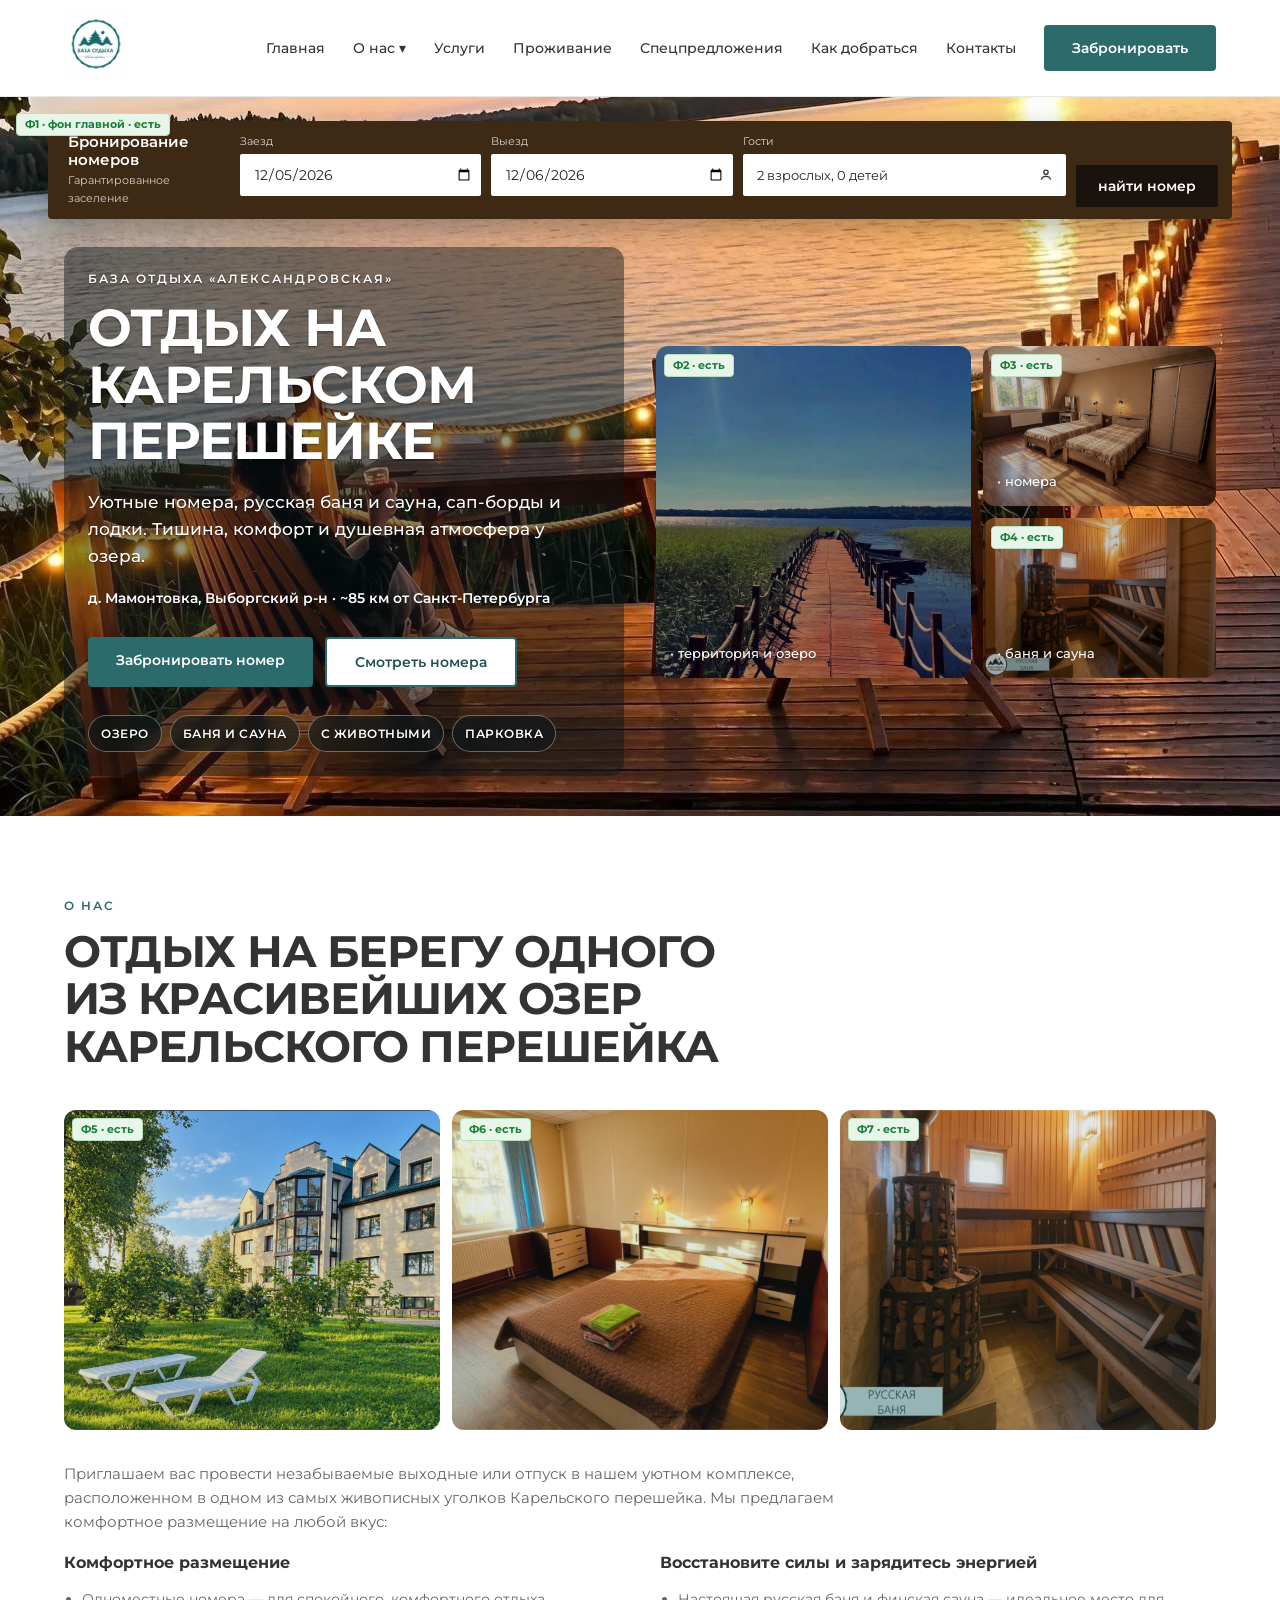
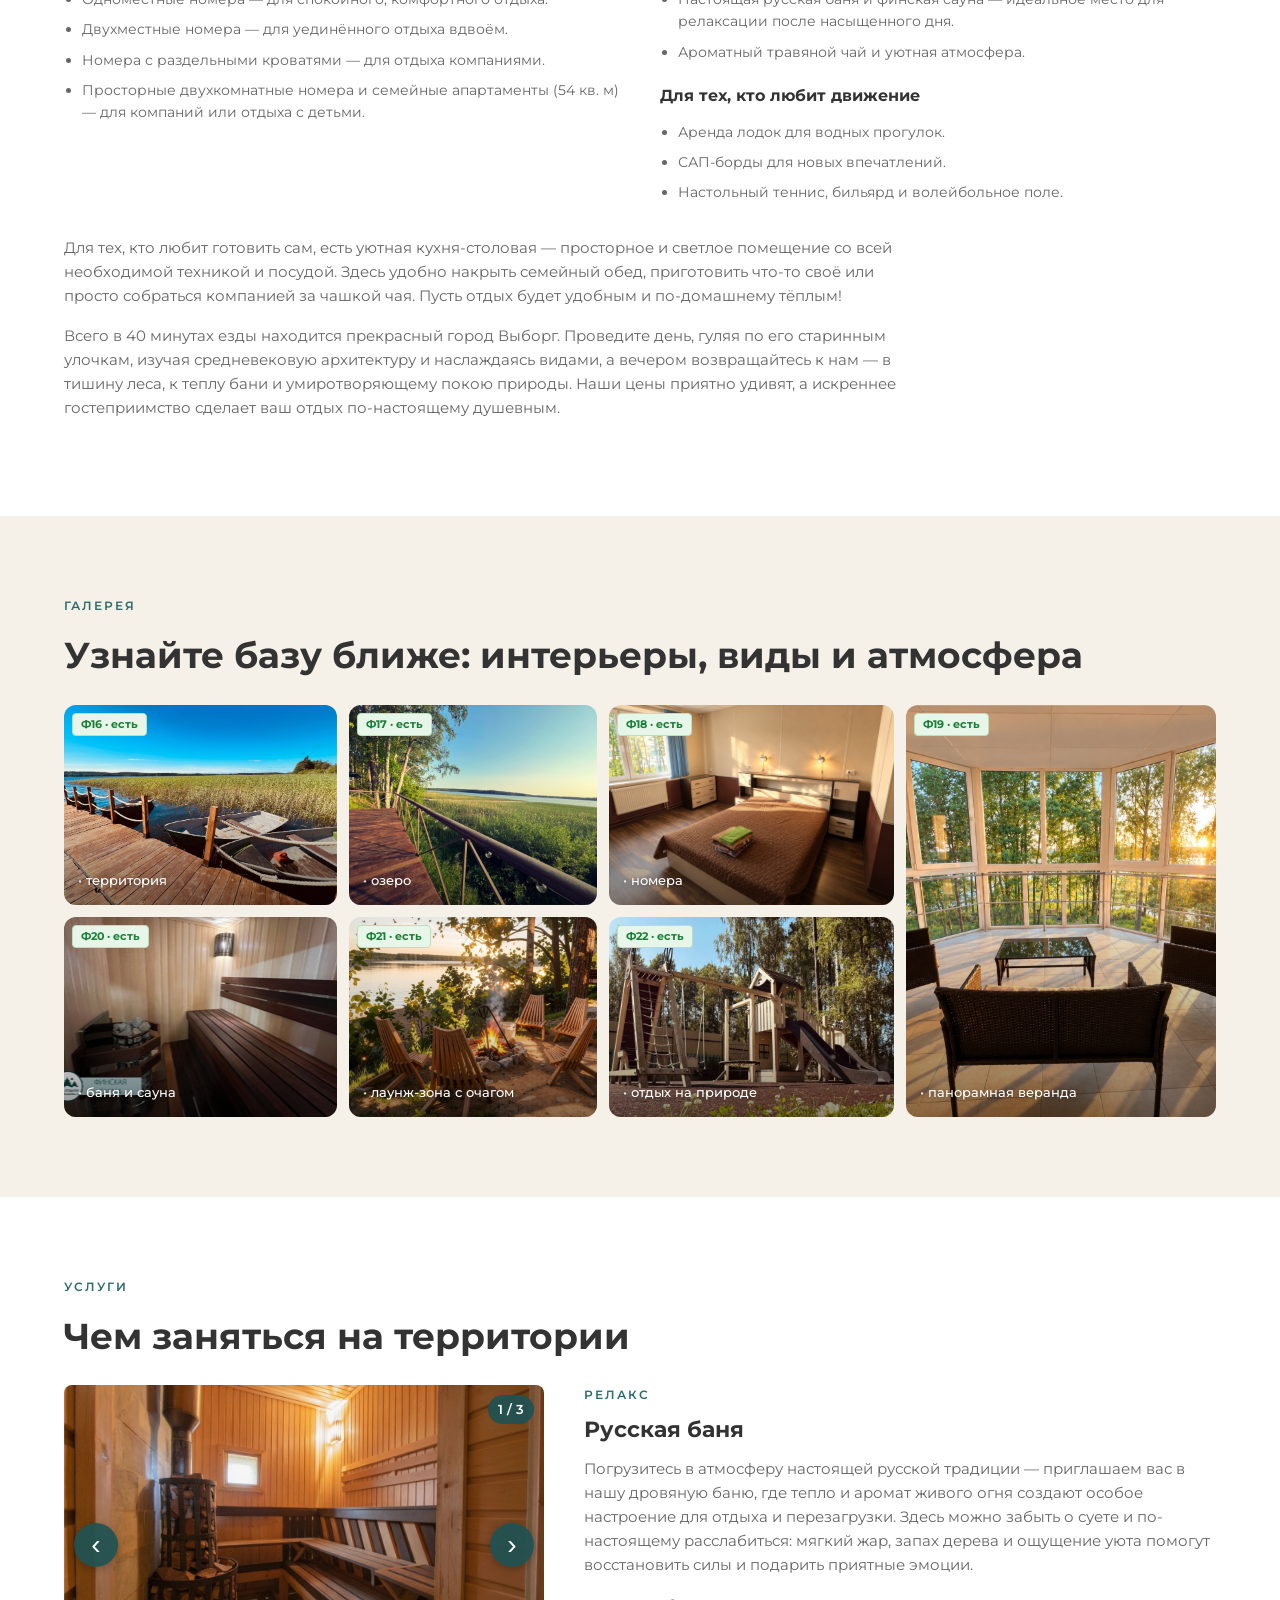
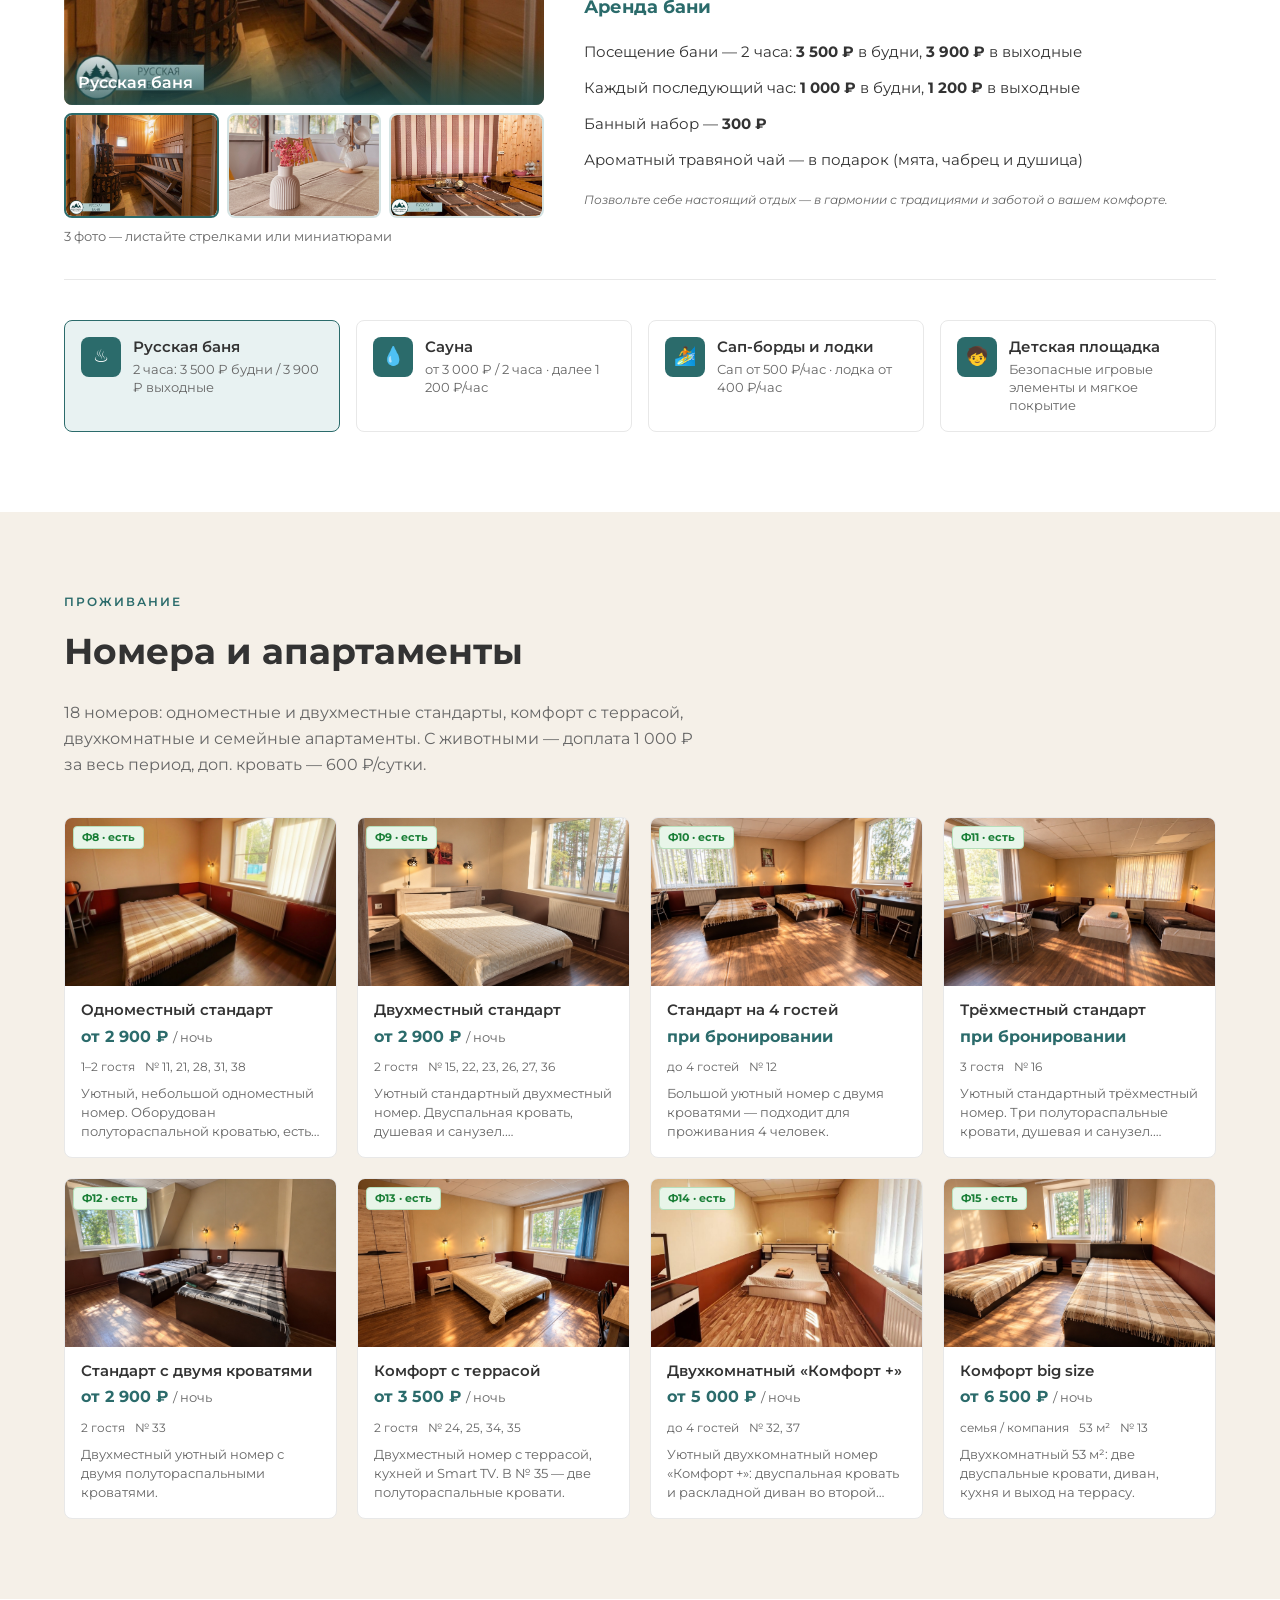
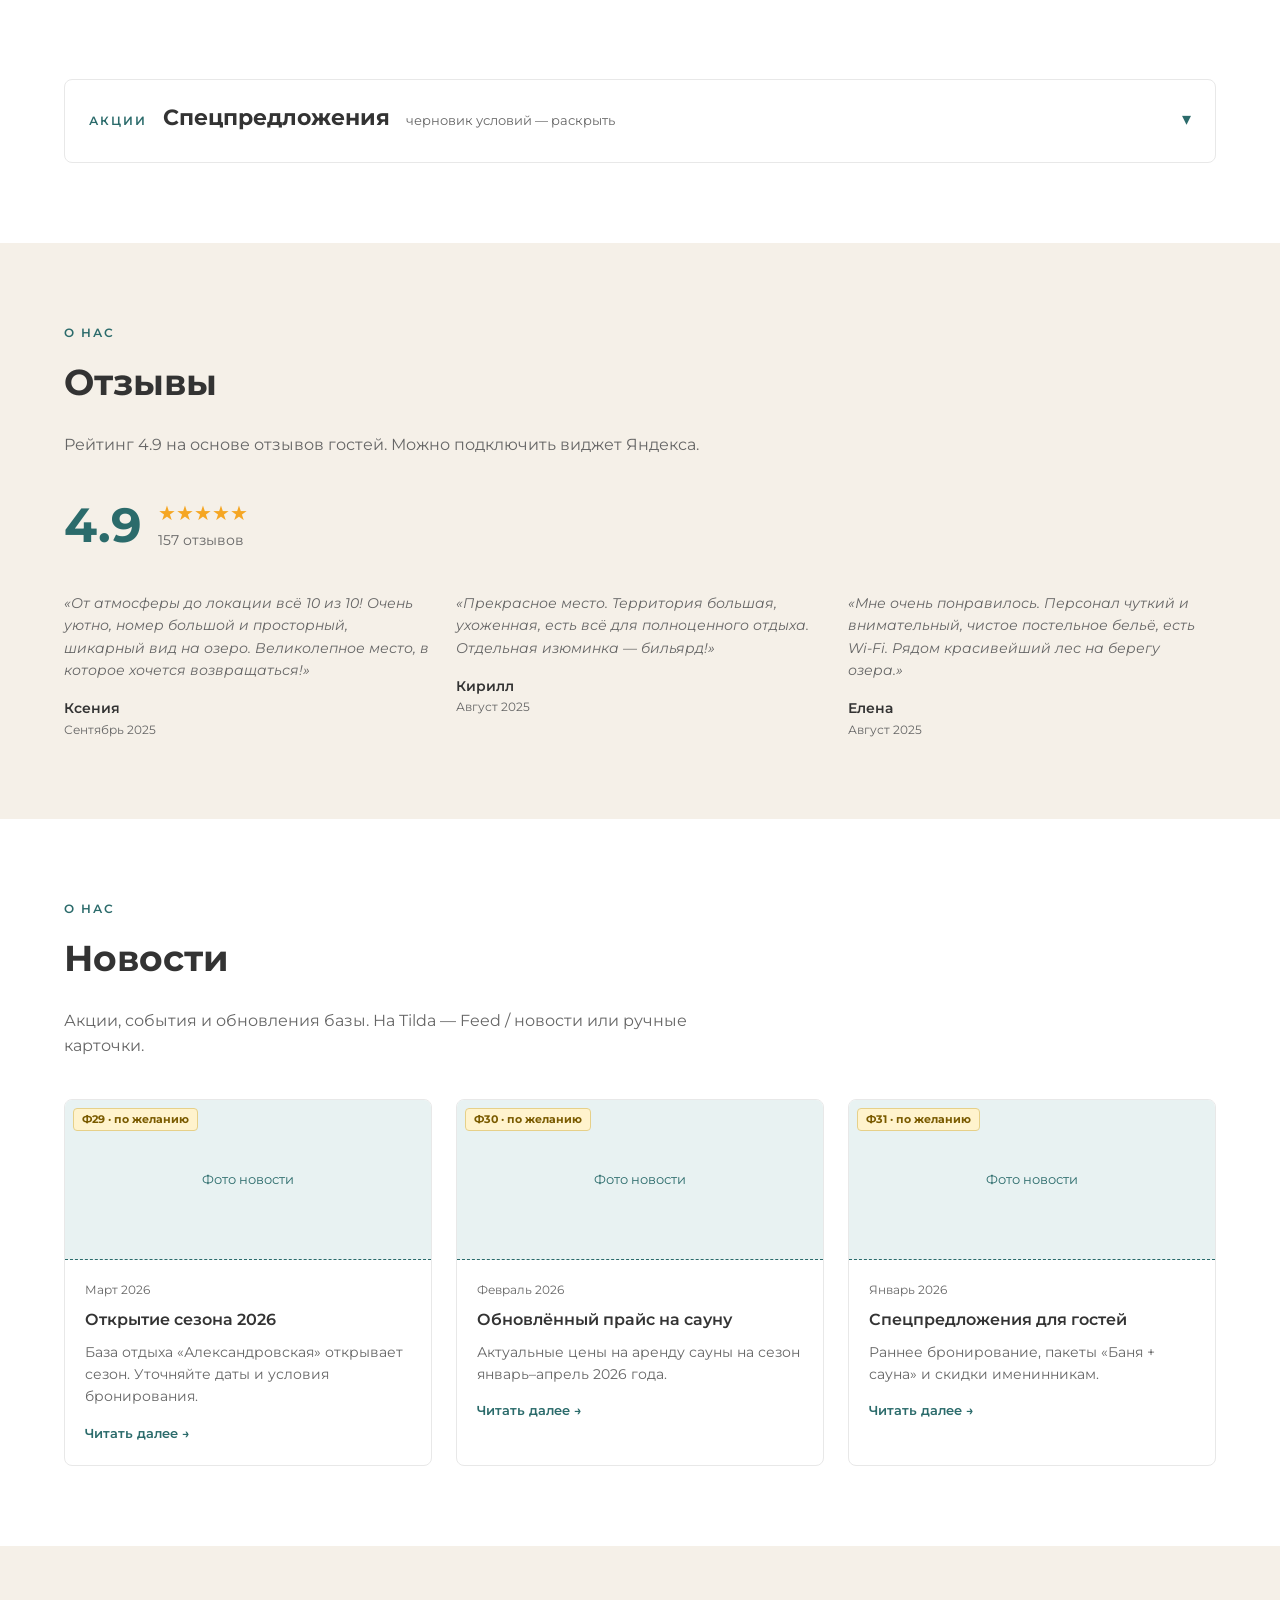
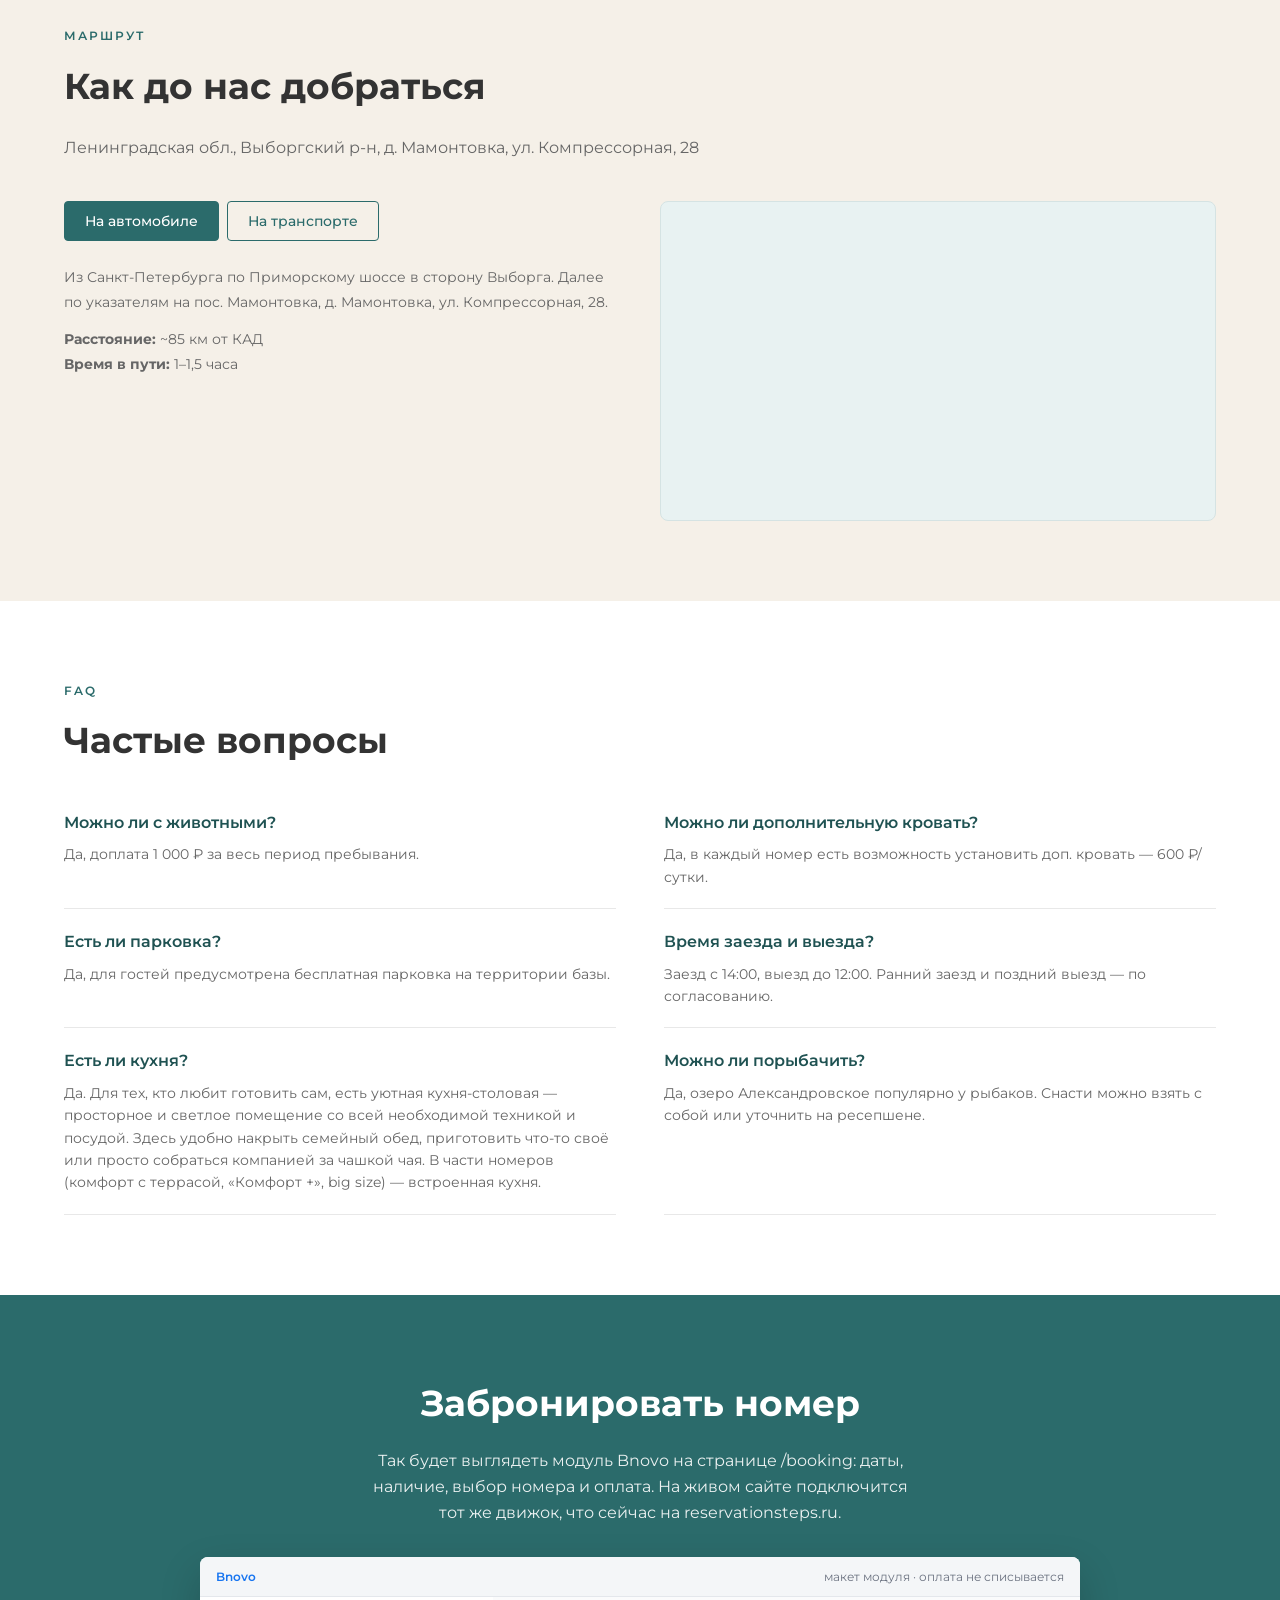
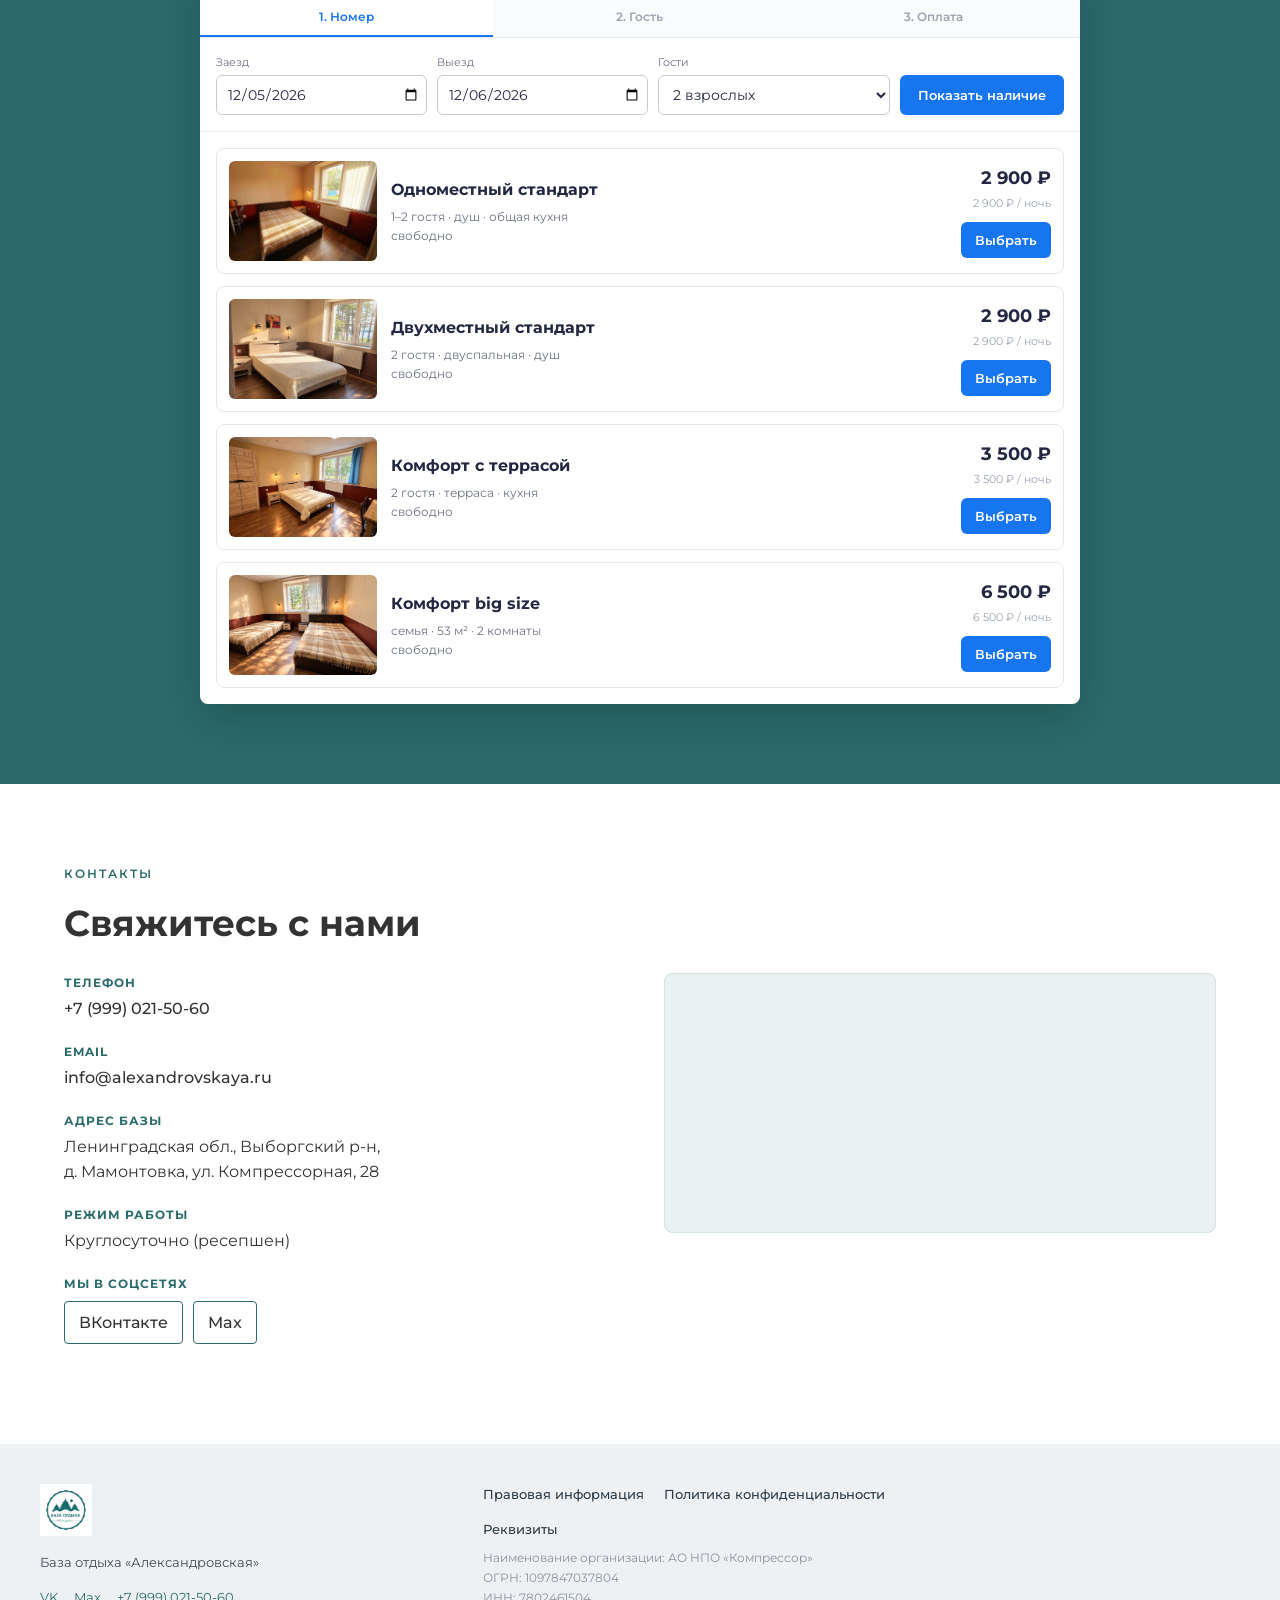
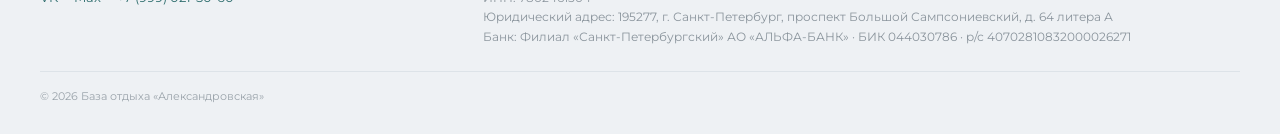
<file: index.html>
<!DOCTYPE html>
<html lang="ru">
<head>
  <meta charset="UTF-8">
  <meta name="viewport" content="width=device-width, initial-scale=1.0">
  <title>База отдыха «Александровская» — прототип</title>
  <link rel="preconnect" href="https://fonts.googleapis.com">
  <link rel="preconnect" href="https://fonts.gstatic.com" crossorigin>
  <link href="https://fonts.googleapis.com/css2?family=Montserrat:wght@400;500;600;700&family=Marck+Script&display=swap" rel="stylesheet">
  <style>
    :root {
      --brand: #2b6b6b;
      --brand-dark: #1f5252;
      --brand-light: #e8f2f2;
      --cream: #f5f0e8;
      --text: #333333;
      --text-muted: #666666;
      --white: #ffffff;
      --max-width: 1200px;
    }

    * { box-sizing: border-box; margin: 0; padding: 0; }

    body {
      font-family: 'Montserrat', sans-serif;
      color: var(--text);
      line-height: 1.6;
      background: var(--white);
    }

    .container {
      max-width: var(--max-width);
      margin: 0 auto;
      padding: 0 24px;
    }

    /* Header */
    header {
      position: sticky;
      top: 0;
      z-index: 100;
      background: var(--white);
      border-bottom: 1px solid #e8e8e8;
    }

    .header-inner {
      display: flex;
      align-items: center;
      justify-content: space-between;
      padding: 12px 24px;
      max-width: var(--max-width);
      margin: 0 auto;
      gap: 24px;
    }

    .logo img { height: 64px; width: auto; }

    nav {
      display: flex;
      gap: 28px;
      align-items: center;
      flex-wrap: wrap;
    }

    nav a {
      color: var(--text);
      text-decoration: none;
      font-size: 14px;
      font-weight: 500;
      transition: color 0.2s;
    }

    nav a:hover { color: var(--brand); }

    .nav-dropdown {
      position: relative;
    }

    .nav-dropdown-toggle {
      color: var(--text);
      background: none;
      border: none;
      font-family: inherit;
      font-size: 14px;
      font-weight: 500;
      cursor: pointer;
      display: inline-flex;
      align-items: center;
      gap: 4px;
      padding: 0;
    }

    .nav-dropdown-toggle:hover { color: var(--brand); }

    .nav-dropdown.open .nav-dropdown-toggle { color: var(--brand); }

    .nav-dropdown-menu {
      display: none;
      position: absolute;
      top: 100%;
      left: 0;
      min-width: 180px;
      background: var(--white);
      border: 1px solid #e8e8e8;
      border-radius: 4px;
      padding: 8px 0;
      margin-top: 4px;
      z-index: 200;
      box-shadow: 0 8px 24px rgba(0, 0, 0, 0.08);
    }

    .nav-dropdown-menu::before {
      content: '';
      position: absolute;
      top: -8px;
      left: 0;
      right: 0;
      height: 8px;
    }

    .nav-dropdown.open .nav-dropdown-menu,
    .nav-dropdown:hover .nav-dropdown-menu {
      display: block;
    }

    .nav-dropdown-menu a {
      display: block;
      padding: 10px 20px;
      font-size: 13px;
      text-transform: uppercase;
      letter-spacing: 0.5px;
    }

    .nav-dropdown-menu a:hover {
      background: var(--brand-light);
    }

    .gallery-bento {
      display: grid;
      grid-template-columns: 1.1fr 1fr 1.15fr 1.25fr;
      grid-template-rows: 200px 200px;
      gap: 12px;
      margin-top: 8px;
    }

    .gallery-tile {
      position: relative;
      border-radius: 12px;
      overflow: hidden;
      background: linear-gradient(145deg, #c5dede 0%, #8fb8b8 100%);
      background-size: cover;
      background-position: center;
      cursor: pointer;
      transition: transform 0.2s, box-shadow 0.2s;
    }

    .gallery-tile.has-photo {
      background-image: var(--tile-photo);
    }

    .gallery-tile.has-photo::after {
      content: '';
      position: absolute;
      inset: 0;
      background: linear-gradient(transparent 45%, rgba(0, 0, 0, 0.45));
      pointer-events: none;
    }

    .gallery-tile:hover {
      transform: translateY(-2px);
      box-shadow: 0 8px 24px rgba(43, 107, 107, 0.2);
    }

    .gallery-tile.tall { grid-row: span 2; }

    .gallery-tile-label {
      position: absolute;
      left: 14px;
      bottom: 14px;
      z-index: 2;
      color: #fff;
      font-size: 13px;
      font-weight: 500;
      text-shadow: 0 1px 4px rgba(0,0,0,0.35);
    }

    .gallery-tile-label::before {
      content: '• ';
      opacity: 0.85;
    }

    @media (max-width: 900px) {
      .gallery-bento {
        grid-template-columns: 1fr 1fr;
        grid-template-rows: auto;
      }
      .gallery-tile.tall { grid-row: span 1; min-height: 180px; }
      .gallery-tile { min-height: 140px; }
    }

    .news-grid {
      display: grid;
      grid-template-columns: repeat(auto-fit, minmax(280px, 1fr));
      gap: 24px;
      margin-top: 8px;
    }

    .news-card {
      background: var(--white);
      border: 1px solid #e8e8e8;
      border-radius: 8px;
      overflow: hidden;
    }

    section.alt .news-card { background: var(--white); }

    .news-card-image {
      position: relative;
      height: 160px;
      background: var(--brand-light);
      display: flex;
      align-items: center;
      justify-content: center;
      color: var(--brand);
      font-size: 13px;
      border-bottom: 1px dashed var(--brand);
    }

    .news-card-body { padding: 20px; }

    .news-date {
      font-size: 12px;
      color: var(--text-muted);
      margin-bottom: 8px;
    }

    .news-card h3 {
      font-size: 16px;
      font-weight: 600;
      margin-bottom: 8px;
    }

    .news-card p {
      font-size: 14px;
      color: var(--text-muted);
      margin-bottom: 12px;
    }

    .news-card a {
      font-size: 13px;
      color: var(--brand);
      font-weight: 600;
      text-decoration: none;
    }

    .news-card a:hover { text-decoration: underline; }

    .btn {
      display: inline-block;
      background: var(--brand);
      color: var(--white);
      padding: 12px 28px;
      border-radius: 4px;
      text-decoration: none;
      font-weight: 600;
      font-size: 14px;
      border: none;
      cursor: pointer;
      transition: background 0.2s;
    }

    .btn:hover { background: var(--brand-dark); }

    .btn-outline {
      background: transparent;
      color: var(--brand);
      border: 2px solid var(--brand);
    }

    .btn-outline:hover {
      background: var(--brand);
      color: var(--white);
    }

    /* Hero — фото на весь блок, полоса бронирования сверху поверх фото */
    .hero {
      position: relative;
      overflow: hidden;
      padding: 24px 24px 40px;
      min-height: 0;
      display: flex;
      flex-direction: column;
      align-items: stretch;
      justify-content: flex-start;
      background: #dce4e8;
    }

    .hero > picture {
      position: absolute;
      inset: 0;
      z-index: 0;
      display: block;
    }

    .hero-bg {
      position: absolute;
      inset: 0;
      width: 100%;
      height: 100%;
      object-fit: cover;
      object-position: center 40%;
      z-index: 0;
    }

    .hero-overlay {
      display: none;
    }

    .hero-grid {
      position: relative;
      z-index: 2;
      display: grid;
      grid-template-columns: minmax(0, 1fr) minmax(0, 1fr);
      gap: 32px;
      align-items: center;
      width: 100%;
      flex: 1 1 auto;
    }

    .hero-booking-wrap {
      position: relative;
      z-index: 3;
      width: 100%;
      max-width: 100%;
      min-width: 0;
      margin-bottom: 28px;
      flex-shrink: 0;
    }

    .booking-bar,
    #hero-booking-form {
      display: flex;
      align-items: stretch;
      flex-wrap: wrap;
      gap: 10px;
      width: 100%;
      max-width: 100%;
      min-width: 0;
      overflow: visible;
      background: #3d2914;
      color: #fff;
      padding: 12px 14px;
      border-radius: 4px;
      box-shadow: 0 10px 28px rgba(0, 0, 0, 0.28);
    }

    .booking-bar-title {
      display: flex;
      flex-direction: column;
      justify-content: center;
      min-width: 0;
      max-width: 100%;
      padding: 0 8px 0 6px;
      flex: 0 1 168px;
    }

    .booking-bar-title strong {
      font-size: 15px;
      font-weight: 600;
      line-height: 1.25;
    }

    .booking-bar-title span {
      font-size: 11px;
      opacity: 0.78;
      margin-top: 2px;
    }

    .booking-field {
      position: relative;
      flex: 1 1 154px;
      min-width: 0;
    }

    .booking-field:not(#guests-field) {
      overflow: hidden;
    }

    #guests-field {
      flex: 1 1 236px;
      min-width: 0;
      max-width: 100%;
    }

    .booking-field label {
      display: block;
      font-size: 11px;
      opacity: 0.8;
      margin-bottom: 4px;
    }

    .booking-field input[type="date"],
    .booking-guests-btn {
      width: 100%;
      min-height: 42px;
      border: none;
      border-radius: 2px;
      background: #fff;
      color: #222;
      font-family: inherit;
      font-size: 14px;
      padding: 0 12px 0 14px;
    }

    .booking-field input[type="date"] {
      height: 42px;
      padding-right: 8px;
      overflow: hidden;
      min-width: 0;
    }

    .booking-guests-btn {
      height: 42px;
      min-height: 42px;
      max-height: 42px;
      text-align: left;
      cursor: pointer;
      display: flex;
      align-items: center;
      justify-content: flex-start;
      font-size: 13px;
      line-height: 42px;
      padding: 0 40px 0 14px;
      overflow: hidden;
      white-space: nowrap;
      position: relative;
    }

    .booking-guests-label {
      display: block;
      max-width: 100%;
      white-space: nowrap;
      overflow: hidden;
      text-overflow: clip;
    }

    .booking-guests-btn::after {
      content: '';
      position: absolute;
      right: 12px;
      top: 50%;
      transform: translateY(-50%);
      width: 16px;
      height: 16px;
      pointer-events: none;
      background: url("data:image/svg+xml,%3Csvg xmlns='http://www.w3.org/2000/svg' viewBox='0 0 24 24' fill='none' stroke='%23333' stroke-width='2'%3E%3Ccircle cx='12' cy='8' r='3.2'/%3E%3Cpath d='M5 19c.8-3.2 3.4-5 7-5s6.2 1.8 7 5'/%3E%3C/svg%3E") center/contain no-repeat;
    }

    .booking-bar-submit {
      align-self: flex-end;
      height: 42px;
      margin-top: 17px;
      padding: 0 22px;
      border: none;
      border-radius: 2px;
      background: #1a120c;
      color: #fff;
      font-family: inherit;
      font-size: 14px;
      font-weight: 600;
      cursor: pointer;
      white-space: nowrap;
      flex: 0 0 auto;
    }

    .booking-bar-submit:hover { background: #000; }

    .booking-guests-panel {
      display: none;
      position: absolute;
      top: calc(100% + 6px);
      left: 0;
      right: 0;
      min-width: 220px;
      background: #fff;
      color: var(--text);
      border-radius: 6px;
      padding: 14px;
      box-shadow: 0 10px 28px rgba(0,0,0,0.18);
      z-index: 5;
    }

    .booking-guests-panel.open { display: block; }

    .booking-guest-row {
      display: flex;
      align-items: center;
      justify-content: space-between;
      gap: 12px;
      margin-bottom: 10px;
      font-size: 14px;
    }

    .booking-guest-row:last-child { margin-bottom: 0; }

    .booking-stepper {
      display: flex;
      align-items: center;
      gap: 8px;
    }

    .booking-stepper button {
      width: 28px;
      height: 28px;
      border: 1px solid #ddd;
      background: #f7f7f7;
      border-radius: 4px;
      cursor: pointer;
      font-size: 16px;
      line-height: 1;
    }

    .booking-stepper span { min-width: 16px; text-align: center; font-weight: 600; }

    .booking-note {
      font-size: 13px;
      opacity: 0.85;
      margin: 12px 0 0;
    }

    .booking-results {
      display: grid;
      gap: 12px;
      max-width: 720px;
      margin: 28px auto 0;
      text-align: left;
    }

    .booking-result {
      display: flex;
      justify-content: space-between;
      gap: 16px;
      align-items: center;
      background: rgba(255,255,255,0.12);
      border: 1px solid rgba(255,255,255,0.2);
      border-radius: 8px;
      padding: 16px 18px;
      color: #fff;
    }

    .booking-result strong { display: block; margin-bottom: 4px; }
    .booking-result span { font-size: 13px; opacity: 0.85; }
    .booking-result em { font-style: normal; font-weight: 700; white-space: nowrap; }

    .hero-text,
    .hero-visual { min-width: 0; }

    .hero-text {
      position: relative;
      padding: 22px 24px 24px;
      border-radius: 14px;
      background: rgba(8, 22, 26, 0.45);
      box-shadow: none;
      color: #fff;
    }

    .hero-text .section-label {
      color: #fff;
      text-shadow: 0 1px 2px rgba(0, 0, 0, 0.45);
    }

    .hero-text h1 {
      font-size: clamp(32px, 4.5vw, 52px);
      font-weight: 700;
      line-height: 1.08;
      letter-spacing: -0.02em;
      margin-bottom: 20px;
      color: #fff;
      text-transform: uppercase;
      text-shadow: 0 1px 2px rgba(0, 0, 0, 0.45);
    }

    .hero-lead {
      font-size: 17px;
      line-height: 1.6;
      font-weight: 500;
      color: #fff;
      margin-bottom: 16px;
      max-width: 520px;
      text-shadow: 0 1px 2px rgba(0, 0, 0, 0.45);
    }

    .hero-location {
      font-size: 14px;
      color: #fff;
      margin-bottom: 28px;
      font-weight: 600;
      text-shadow: 0 1px 2px rgba(0, 0, 0, 0.45);
    }

    .hero-actions {
      display: flex;
      flex-wrap: wrap;
      gap: 12px;
    }

    .hero .btn {
      box-shadow: 0 2px 10px rgba(20, 30, 36, 0.12);
    }

    .hero .btn-outline {
      background: var(--white);
      color: var(--brand-dark);
      border-color: var(--brand);
    }

    .hero .btn-outline:hover {
      background: var(--brand);
      color: var(--white);
      border-color: var(--brand);
    }

    .hero-bento {
      display: grid;
      grid-template-columns: minmax(0, 1.15fr) minmax(0, 0.85fr);
      grid-template-rows: 160px 160px;
      gap: 12px;
      width: 100%;
    }

    .hero-tile {
      position: relative;
      border-radius: 12px;
      overflow: hidden;
      background: linear-gradient(145deg, #8fb8b8 0%, #2b6b6b 100%);
    }

    .hero-tile.main {
      grid-row: span 2;
      --tile-photo: url('assets/hero-pier.jpg');
      /* мобильный кроп: --tile-photo-mobile: url('assets/hero-pier-mobile.jpg'); */
      background:
        linear-gradient(rgba(0, 0, 0, 0.12), rgba(0, 0, 0, 0.28)),
        var(--tile-photo) center/cover no-repeat;
    }

    .hero-tile.rooms {
      --tile-photo: url('assets/hero-rooms.jpg');
      /* мобильный кроп: --tile-photo-mobile: url('assets/hero-rooms-mobile.jpg'); */
      background:
        linear-gradient(rgba(0, 0, 0, 0.18), rgba(0, 0, 0, 0.35)),
        var(--tile-photo) center/cover no-repeat;
    }

    .hero-tile.sauna {
      --tile-photo: url('assets/hero-sauna.jpg');
      /* мобильный кроп: --tile-photo-mobile: url('assets/hero-sauna-mobile.jpg'); */
      background:
        linear-gradient(rgba(0, 0, 0, 0.18), rgba(0, 0, 0, 0.35)),
        var(--tile-photo) center/cover no-repeat;
    }

    .hero-tile-label {
      position: absolute;
      left: 14px;
      bottom: 14px;
      color: #fff;
      font-size: 13px;
      font-weight: 500;
      text-shadow: 0 1px 4px rgba(0,0,0,0.35);
    }

    .hero-tile-label::before { content: '• '; opacity: 0.85; }

    .hero-tags {
      display: flex;
      flex-wrap: wrap;
      gap: 8px;
      margin-top: 28px;
    }

    .hero-tag {
      font-size: 12px;
      font-weight: 600;
      text-transform: uppercase;
      letter-spacing: 0.5px;
      color: #fff;
      background: rgba(8, 22, 26, 0.55);
      border: 1px solid rgba(255, 255, 255, 0.35);
      padding: 8px 12px;
      border-radius: 999px;
      backdrop-filter: blur(8px);
      -webkit-backdrop-filter: blur(8px);
      text-shadow: 0 1px 2px rgba(0, 0, 0, 0.4);
    }

    .photo-mark {
      position: absolute;
      top: 8px;
      left: 8px;
      z-index: 4;
      background: #fff3cd;
      color: #7a5b00;
      border: 1px solid #e6d089;
      font-size: 11px;
      font-weight: 700;
      padding: 4px 8px;
      border-radius: 4px;
      line-height: 1.2;
      pointer-events: none;
    }

    .photo-mark.ready { background: #e8f5e9; color: #1a7f37; border-color: #b7e0bc; }

    .hero-bg-mark {
      top: 16px;
      left: 16px;
      bottom: auto;
      z-index: 4;
    }

    .hero-tile .photo-mark,
    .about-photo .photo-mark,
    .room-card .photo-mark,
    .gallery-tile .photo-mark,
    .news-card-image .photo-mark {
      top: 8px;
      left: 8px;
      bottom: auto;
      right: auto;
    }

    .about-photo { position: relative; }
    .news-card { position: relative; }

    /* Sections */
    section { padding: 80px 0; }

    section.alt { background: var(--cream); }

    .section-label {
      font-size: 12px;
      text-transform: uppercase;
      letter-spacing: 2px;
      color: var(--brand);
      font-weight: 600;
      margin-bottom: 12px;
    }

    h2 {
      font-size: clamp(24px, 4vw, 36px);
      font-weight: 700;
      margin-bottom: 20px;
      color: var(--text);
    }

    .section-intro {
      color: var(--text-muted);
      max-width: 640px;
      margin-bottom: 40px;
      font-size: 16px;
    }

    /* About — стиль Hotel (Tilda) */
    .about-head {
      margin-bottom: 40px;
    }

    .about-head h2 {
      font-size: clamp(28px, 4vw, 44px);
      font-weight: 700;
      line-height: 1.08;
      letter-spacing: -0.02em;
      text-transform: uppercase;
      max-width: 720px;
      margin-bottom: 0;
    }

    .about-showcase {
      display: grid;
      grid-template-columns: repeat(3, 1fr);
      gap: 12px;
      margin-top: 0;
    }

    .about-photo {
      border-radius: 12px;
      min-height: 320px;
      background: linear-gradient(145deg, #c5dede 0%, #8fb8b8 100%);
      background-size: cover;
      background-position: center;
    }

    .about-photo.lake {
      background:
        linear-gradient(rgba(31, 82, 82, 0.08), rgba(31, 82, 82, 0.2)),
        url('assets/about-lake.jpg') center/cover no-repeat;
    }

    .about-photo.rooms {
      background:
        linear-gradient(rgba(31, 82, 82, 0.08), rgba(31, 82, 82, 0.2)),
        url('assets/about-rooms.jpg') center/cover no-repeat;
    }

    .about-photo.sauna {
      background:
        linear-gradient(rgba(31, 82, 82, 0.08), rgba(31, 82, 82, 0.2)),
        url('assets/about-sauna.jpg') center/cover no-repeat;
    }

    .about-text-card {
      border-radius: 12px;
      border: 1px solid #e8e8e8;
      background: var(--white);
      padding: 24px;
      min-height: 320px;
      display: flex;
      flex-direction: column;
      justify-content: space-between;
    }

    .about-text-card h3 {
      font-size: clamp(16px, 2vw, 22px);
      font-weight: 700;
      line-height: 1.2;
      text-transform: uppercase;
      letter-spacing: -0.01em;
      margin: 0;
    }

    .about-text-card p {
      font-size: 14px;
      line-height: 1.6;
      color: var(--text-muted);
      margin: 0;
    }

    .about-copy {
      margin-top: 32px;
    }

    .about-lead {
      font-size: 16px;
      color: var(--text);
      margin-bottom: 24px;
      max-width: 860px;
    }

    .about-split {
      display: grid;
      grid-template-columns: 1fr 1fr;
      gap: 28px 40px;
      margin-bottom: 24px;
    }

    .about-split h3 {
      font-size: 16px;
      font-weight: 700;
      margin: 0 0 12px;
    }

    .about-split h3 + ul + h3 { margin-top: 20px; }

    .about-split ul {
      margin: 0;
      padding-left: 18px;
      color: var(--text-muted);
      font-size: 14px;
    }

    .about-split li { margin-bottom: 8px; }

    .about-copy > p {
      font-size: 15px;
      color: var(--text-muted);
      margin-bottom: 16px;
      max-width: 860px;
    }

    @media (max-width: 900px) {
      .about-showcase {
        grid-template-columns: 1fr 1fr;
      }
      .about-photo,
      .about-text-card { min-height: 240px; }
      .about-split { grid-template-columns: 1fr; }
    }

    @media (max-width: 560px) {
      .about-showcase { grid-template-columns: 1fr; }
    }

    /* Rooms */
    .rooms-grid {
      display: grid;
      grid-template-columns: repeat(4, minmax(0, 1fr));
      gap: 20px;
      margin-top: 8px;
    }

    a.room-card {
      text-decoration: none;
      color: inherit;
    }

    .room-card {
      position: relative;
      display: flex;
      flex-direction: column;
      height: 100%;
      background: var(--white);
      border-radius: 8px;
      overflow: hidden;
      border: 1px solid #e8e8e8;
      transition: transform 0.2s, box-shadow 0.2s;
    }

    .room-card:hover {
      transform: translateY(-3px);
      box-shadow: 0 10px 24px rgba(0, 0, 0, 0.08);
    }

    .room-card img {
      width: 100%;
      height: 168px;
      object-fit: cover;
      display: block;
    }

    .room-card-body {
      display: flex;
      flex-direction: column;
      flex: 1;
      padding: 14px 16px 16px;
    }

    .room-card h3 {
      order: 1;
      font-size: 15px;
      font-weight: 600;
      margin-bottom: 4px;
      line-height: 1.3;
    }

    .room-price {
      order: 2;
      font-size: 16px;
      font-weight: 700;
      color: var(--brand);
      margin: 0 0 8px;
    }

    .room-price span {
      font-size: 13px;
      font-weight: 400;
      color: var(--text-muted);
    }

    .room-meta {
      order: 3;
      display: flex;
      flex-wrap: wrap;
      gap: 4px 10px;
      font-size: 12px;
      color: var(--text-muted);
      margin-bottom: 8px;
    }

    .room-card p {
      order: 4;
      font-size: 13px;
      line-height: 1.45;
      color: var(--text-muted);
      margin-bottom: 0;
      display: -webkit-box;
      -webkit-line-clamp: 3;
      -webkit-box-orient: vertical;
      overflow: hidden;
    }

    .room-tags,
    .room-card .btn {
      display: none;
    }

    .room-tag {
      font-size: 12px;
      background: var(--brand-light);
      color: var(--brand-dark);
      padding: 4px 10px;
      border-radius: 4px;
    }

    .room-note {
      font-size: 13px;
      color: var(--text-muted);
      margin-top: 12px;
      padding-top: 12px;
      border-top: 1px solid #eee;
    }

    @media (max-width: 1100px) {
      .rooms-grid { grid-template-columns: repeat(2, minmax(0, 1fr)); }
    }

    @media (max-width: 640px) {
      .rooms-grid { grid-template-columns: 1fr; }
      .room-card img { height: 200px; }
    }

    .tilda-hint {
      background: var(--brand-light);
      border-left: 4px solid var(--brand);
      padding: 16px 20px;
      margin-top: 32px;
      font-size: 13px;
      color: var(--brand-dark);
      border-radius: 0 8px 8px 0;
    }

    /* Services */
    .services-stack {
      display: flex;
      flex-direction: column;
    }

    .services-grid {
      display: grid;
      grid-template-columns: repeat(4, minmax(0, 1fr));
      gap: 16px;
      margin-top: 8px;
    }

    .service-item {
      display: flex;
      gap: 12px;
      align-items: flex-start;
      padding: 16px;
      background: var(--white);
      border-radius: 8px;
      border: 1px solid #e8e8e8;
      cursor: pointer;
      transition: border-color 0.2s, background 0.2s;
    }

    .service-item:hover {
      border-color: var(--brand);
    }

    .service-item.active {
      border-color: var(--brand);
      background: var(--brand-light);
    }

    section.alt .service-item { border-color: #e0d8cc; }

    .service-icon {
      width: 40px;
      height: 40px;
      min-width: 40px;
      background: var(--brand);
      color: var(--white);
      border-radius: 8px;
      display: flex;
      align-items: center;
      justify-content: center;
      font-size: 18px;
    }

    .service-item-text {
      min-width: 0;
      flex: 1;
    }

    .service-item h3 {
      font-size: 15px;
      font-weight: 600;
      margin-bottom: 4px;
      line-height: 1.3;
      overflow: visible;
      overflow-wrap: break-word;
    }

    .service-item p {
      font-size: 13px;
      color: var(--text-muted);
      line-height: 1.4;
    }

    .service-feature {
      display: grid;
      grid-template-columns: minmax(0, 480px) minmax(0, 1fr);
      gap: 28px 40px;
      align-items: start;
      margin-bottom: 32px;
      padding-bottom: 32px;
      border-bottom: 1px solid #e8e8e8;
    }

    .service-feature-media {
      position: relative;
      width: 100%;
      max-width: 480px;
      margin: 0;
    }

    .service-gallery {
      display: flex;
      flex-direction: column;
      gap: 8px;
      width: 100%;
      max-width: 480px;
    }

    .service-gallery-stage {
      position: relative;
    }

    .service-feature img {
      width: 100%;
      max-width: 480px;
      min-height: 220px;
      aspect-ratio: 3 / 2;
      object-fit: cover;
      border-radius: 8px;
      display: block;
      background: var(--brand-light);
    }

    .service-gallery-nav {
      position: absolute;
      top: 50%;
      transform: translateY(-50%);
      width: 44px;
      height: 44px;
      border: 0;
      border-radius: 50%;
      background: rgba(31, 82, 82, 0.92);
      color: var(--white);
      font-size: 28px;
      line-height: 1;
      cursor: pointer;
      z-index: 3;
      box-shadow: 0 2px 8px rgba(0, 0, 0, 0.25);
    }

    .service-gallery-nav.prev { left: 10px; }
    .service-gallery-nav.next { right: 10px; }

    .service-gallery-count {
      position: absolute;
      top: 10px;
      right: 10px;
      z-index: 3;
      background: rgba(31, 82, 82, 0.92);
      color: var(--white);
      font-size: 13px;
      font-weight: 600;
      padding: 4px 10px;
      border-radius: 999px;
    }

    .service-gallery-thumbs {
      display: grid;
      grid-template-columns: repeat(3, minmax(0, 1fr));
      gap: 8px;
    }

    .service-gallery-hint {
      margin: 0;
      font-size: 13px;
      color: var(--text-muted);
    }

    .service-gallery-thumb {
      padding: 0;
      border: 2px solid #d5e4e4;
      border-radius: 8px;
      background: none;
      cursor: pointer;
      overflow: hidden;
    }

    .service-gallery-thumb img {
      width: 100%;
      max-width: none;
      min-height: 0;
      aspect-ratio: 3 / 2;
      object-fit: cover;
      border-radius: 6px;
      display: block;
    }

    .service-gallery-thumb.active {
      border-color: var(--brand);
    }

    .service-gallery-thumb:focus-visible {
      outline: 2px solid var(--brand);
      outline-offset: 2px;
    }

    .service-feature-media figcaption {
      position: absolute;
      left: 0;
      right: 0;
      bottom: 0;
      padding: 28px 14px 12px;
      background: linear-gradient(to top, rgba(31, 82, 82, 0.82), rgba(31, 82, 82, 0));
      color: var(--white);
      border-radius: 0 0 8px 8px;
      pointer-events: none;
    }

    .service-feature-title {
      display: block;
      font-size: 16px;
      font-weight: 600;
      line-height: 1.3;
    }

    .service-feature-hint {
      display: block;
      margin-top: 2px;
      font-size: 12px;
      opacity: 0.9;
    }

    .service-feature-body h3 {
      margin-bottom: 12px;
      font-size: 22px;
      line-height: 1.3;
    }

    @media (max-width: 900px) {
      .services-grid {
        grid-template-columns: repeat(2, minmax(0, 1fr));
        order: -1;
        margin-top: 0;
      }
      .service-feature {
        grid-template-columns: 1fr;
        gap: 20px;
        order: 2;
        margin-bottom: 0;
        margin-top: 8px;
        padding-bottom: 0;
        padding-top: 24px;
        border-bottom: none;
        border-top: 1px solid #e8e8e8;
      }
      .service-feature-media,
      .service-gallery,
      .service-feature img {
        max-width: 100%;
      }
    }

    @media (max-width: 560px) {
      .services-grid { grid-template-columns: 1fr; }
    }

    .service-price {
      font-size: 18px;
      font-weight: 700;
      color: var(--brand);
      margin: 16px 0 8px;
    }

    .service-price-note {
      font-size: 12px;
      color: var(--text-muted);
      font-style: italic;
    }

    .service-price-list {
      list-style: none;
      margin: 12px 0;
    }

    .service-price-list li {
      font-size: 15px;
      padding: 6px 0;
      color: var(--text);
    }

    /* Promotions */
    .promo-grid {
      display: grid;
      grid-template-columns: repeat(auto-fit, minmax(280px, 1fr));
      gap: 24px;
      margin-top: 8px;
    }

    .promo-card {
      background: var(--white);
      border: 1px solid #e8e8e8;
      border-radius: 8px;
      padding: 28px;
      border-top: 4px solid var(--brand);
    }

    section.alt .promo-card { background: var(--white); }

    .promo-badge {
      display: inline-block;
      font-size: 11px;
      font-weight: 700;
      text-transform: uppercase;
      letter-spacing: 1px;
      color: var(--brand);
      margin-bottom: 12px;
    }

    .promo-card h3 {
      font-size: 18px;
      font-weight: 600;
      margin-bottom: 10px;
    }

    .promo-card p {
      font-size: 14px;
      color: var(--text-muted);
      margin-bottom: 16px;
    }

    .promo-actions {
      display: flex;
      flex-wrap: wrap;
      gap: 10px;
      align-items: center;
    }

    .promo-card .btn {
      font-size: 13px;
      padding: 10px 20px;
    }

    .promo-link {
      font-size: 13px;
      color: var(--brand);
      text-decoration: none;
      font-weight: 600;
      padding: 10px 0;
    }

    .promo-link:hover { text-decoration: underline; }

    .promo-spoiler {
      border: 1px solid #e8e8e8;
      border-radius: 8px;
      background: var(--white);
    }

    .promo-spoiler > summary {
      cursor: pointer;
      list-style: none;
      display: flex;
      flex-wrap: wrap;
      align-items: baseline;
      gap: 8px 16px;
      padding: 20px 24px;
    }

    .promo-spoiler > summary::-webkit-details-marker,
    .promo-spoiler > summary::marker { display: none; content: ''; }

    .promo-spoiler-title {
      font-size: 22px;
      font-weight: 700;
      color: var(--text);
    }

    .promo-spoiler-hint {
      font-size: 13px;
      color: var(--text-muted);
    }

    .promo-spoiler > summary::after {
      content: '▾';
      margin-left: auto;
      color: var(--brand);
      font-size: 18px;
      line-height: 1;
    }

    .promo-spoiler[open] > summary {
      border-bottom: 1px solid #e8e8e8;
    }

    .promo-spoiler[open] > summary::after { content: '▴'; }

    .promo-spoiler-body { padding: 24px; }

    /* Promo detail page */
    .promo-page {
      padding: 48px 0 80px;
    }

    .promo-page-back {
      display: inline-block;
      margin-bottom: 24px;
      color: var(--brand);
      text-decoration: none;
      font-size: 14px;
      font-weight: 500;
    }

    .promo-page-back:hover { text-decoration: underline; }

    .promo-conditions {
      background: var(--cream);
      border-radius: 8px;
      padding: 28px;
      margin: 24px 0 32px;
    }

    .promo-conditions h3 {
      font-size: 16px;
      margin-bottom: 16px;
    }

    .promo-conditions ul {
      margin-left: 20px;
      color: var(--text-muted);
      font-size: 14px;
    }

    .promo-conditions li { margin-bottom: 8px; }

    .promo-placeholder-note {
      background: #fff3cd;
      color: #856404;
      padding: 12px 16px;
      border-radius: 4px;
      font-size: 13px;
      margin-bottom: 24px;
    }

    .promo-detail-block {
      margin-top: 56px;
      padding-top: 48px;
      border-top: 2px solid var(--brand-light);
      scroll-margin-top: 90px;
    }

    .promo-detail-block h3 {
      font-size: 24px;
      margin-bottom: 12px;
    }

    .promo-detail-block .lead {
      color: var(--text-muted);
      margin-bottom: 20px;
    }

    /* Reviews */
    .rating-block {
      display: flex;
      align-items: center;
      gap: 16px;
      margin-bottom: 40px;
    }

    .rating-score {
      font-size: 48px;
      font-weight: 700;
      color: var(--brand);
      line-height: 1;
    }

    .rating-stars { color: #f5a623; font-size: 20px; }

    .reviews-grid {
      display: grid;
      grid-template-columns: repeat(auto-fit, minmax(300px, 1fr));
      gap: 24px;
      margin-top: 8px;
    }
    }

    .review-card {
      background: var(--white);
      padding: 28px;
      border-radius: 8px;
      border: 1px solid #e8e8e8;
    }

    .review-card p {
      font-size: 14px;
      color: var(--text-muted);
      margin-bottom: 16px;
      font-style: italic;
    }

    .review-author {
      font-size: 14px;
      font-weight: 600;
    }

    .review-date {
      font-size: 12px;
      color: var(--text-muted);
    }

    /* FAQ */
    .faq-list {
      display: grid;
      grid-template-columns: 1fr 1fr;
      column-gap: 48px;
      row-gap: 0;
      max-width: none;
    }

    .faq-item {
      border-bottom: 1px solid #e8e8e8;
      padding: 20px 0;
    }

    .faq-item h3 {
      font-size: 16px;
      font-weight: 600;
      margin-bottom: 8px;
      color: var(--brand-dark);
    }

    .faq-item p {
      font-size: 14px;
      color: var(--text-muted);
    }

    /* Route */
    .route-grid {
      display: grid;
      grid-template-columns: 1fr 1fr;
      gap: 40px;
      align-items: start;
    }

    .route-tabs {
      display: flex;
      gap: 8px;
      margin-bottom: 24px;
    }

    .route-tab {
      padding: 10px 20px;
      border: 1px solid var(--brand);
      border-radius: 4px;
      background: transparent;
      color: var(--brand);
      font-family: inherit;
      font-size: 14px;
      font-weight: 500;
      cursor: pointer;
    }

    .route-tab.active {
      background: var(--brand);
      color: var(--white);
    }

    .route-text {
      font-size: 14px;
      color: var(--text-muted);
      line-height: 1.8;
    }

    .map-placeholder {
      background: var(--brand-light);
      border-radius: 8px;
      height: 320px;
      overflow: hidden;
      border: 1px solid #d5e3e3;
    }

    .map-placeholder iframe {
      width: 100%;
      height: 100%;
      border: 0;
      display: block;
    }

    /* Booking */
    .booking-block {
      background: var(--brand);
      color: var(--white);
      text-align: center;
      padding: 80px 24px;
    }

    .booking-block h2 { color: var(--white); margin-bottom: 16px; }

    .booking-block > .container > p {
      opacity: 0.9;
      margin-bottom: 32px;
      max-width: 560px;
      margin-left: auto;
      margin-right: auto;
    }

    .booking-block .btn {
      background: var(--white);
      color: var(--brand);
    }

    .booking-block .btn:hover {
      background: var(--cream);
    }

    .booking-mock {
      display: none;
    }

    .bnovo-widget {
      background: #fff;
      color: #242742;
      border-radius: 8px;
      width: 100%;
      max-width: 880px;
      margin: 8px auto 0;
      text-align: left;
      overflow: hidden;
      box-shadow: 0 16px 40px rgba(0, 0, 0, 0.18);
      font-size: 14px;
    }

    .bnovo-widget-bar {
      display: flex;
      justify-content: space-between;
      align-items: center;
      gap: 12px;
      padding: 10px 16px;
      background: #f4f6f8;
      border-bottom: 1px solid #e4e7ec;
      font-size: 12px;
      color: #6b7280;
    }

    .bnovo-widget-bar strong {
      color: #1875f0;
      font-weight: 600;
    }

    .bnovo-steps {
      display: grid;
      grid-template-columns: 1fr 1fr 1fr;
      border-bottom: 1px solid #e4e7ec;
    }

    .bnovo-step {
      padding: 10px 8px;
      text-align: center;
      font-size: 12px;
      font-weight: 600;
      color: #9aa3af;
      background: #fafbfc;
    }

    .bnovo-step.is-active {
      color: #1875f0;
      background: #fff;
      box-shadow: inset 0 -2px 0 #1875f0;
    }

    .bnovo-search {
      display: grid;
      grid-template-columns: minmax(0, 1fr) minmax(0, 1fr) minmax(0, 1.1fr) auto;
      gap: 10px;
      padding: 16px;
      border-bottom: 1px solid #eef0f3;
      align-items: end;
    }

    .bnovo-field {
      min-width: 0;
    }

    .bnovo-field label {
      display: block;
      font-size: 11px;
      color: #6b7280;
      margin-bottom: 4px;
    }

    .bnovo-field input,
    .bnovo-field select {
      width: 100%;
      max-width: 100%;
      min-width: 0;
      height: 40px;
      border: 1px solid #c6cad3;
      border-radius: 6px;
      padding: 0 10px;
      font-family: inherit;
      font-size: 14px;
      color: #242742;
      background: #fff;
    }

    .bnovo-field input[type="date"] {
      padding-right: 6px;
    }

    .bnovo-search-submit {
      height: 40px;
      padding: 0 18px;
      border: none;
      border-radius: 6px;
      background: #1875f0;
      color: #fff;
      font-family: inherit;
      font-size: 13px;
      font-weight: 600;
      cursor: pointer;
      white-space: nowrap;
    }

    .bnovo-search-submit:hover { background: #1850d2; }

    .bnovo-rooms {
      display: grid;
      gap: 12px;
      padding: 16px;
    }

    .bnovo-room {
      display: grid;
      grid-template-columns: 148px 1fr auto;
      gap: 14px;
      align-items: center;
      padding: 12px;
      border: 1px solid #e4e7ec;
      border-radius: 8px;
    }

    .bnovo-room img {
      width: 148px;
      height: 100px;
      object-fit: cover;
      border-radius: 6px;
      display: block;
    }

    .bnovo-room h3 {
      font-size: 16px;
      margin-bottom: 4px;
      color: #242742;
    }

    .bnovo-room p {
      margin: 0;
      font-size: 12px;
      color: #6b7280;
      opacity: 1;
      max-width: none;
    }

    .bnovo-room-price {
      text-align: right;
      min-width: 132px;
    }

    .bnovo-room-price strong {
      display: block;
      font-size: 18px;
      color: #242742;
      margin-bottom: 2px;
    }

    .bnovo-room-price span {
      display: block;
      font-size: 11px;
      color: #9aa3af;
      margin-bottom: 10px;
    }

    .bnovo-room-price button,
    .bnovo-next,
    .bnovo-pay {
      height: 36px;
      padding: 0 14px;
      border: none;
      border-radius: 6px;
      background: #1875f0;
      color: #fff;
      font-family: inherit;
      font-size: 13px;
      font-weight: 600;
      cursor: pointer;
    }

    .bnovo-room-price button:hover,
    .bnovo-next:hover,
    .bnovo-pay:hover { background: #1850d2; }

    .bnovo-panel {
      padding: 18px 16px 20px;
    }

    .bnovo-panel h3 {
      font-size: 16px;
      margin-bottom: 6px;
    }

    .bnovo-panel .bnovo-room-meta {
      font-size: 13px;
      color: #6b7280;
      margin-bottom: 16px;
    }

    .bnovo-form-grid {
      display: grid;
      grid-template-columns: 1fr 1fr;
      gap: 12px;
      margin-bottom: 16px;
    }

    .bnovo-form-grid .bnovo-field.wide { grid-column: 1 / -1; }

    .bnovo-pay-methods {
      display: grid;
      gap: 8px;
      margin: 12px 0 16px;
    }

    .bnovo-pay-method {
      display: flex;
      align-items: center;
      gap: 10px;
      padding: 12px;
      border: 1px solid #e4e7ec;
      border-radius: 8px;
      cursor: pointer;
    }

    .bnovo-pay-method input { accent-color: #1875f0; }

    .bnovo-done {
      text-align: center;
      padding: 28px 16px 8px;
    }

    .bnovo-done strong {
      display: block;
      font-size: 18px;
      margin-bottom: 8px;
    }

    .bnovo-back {
      background: none;
      border: none;
      color: #1875f0;
      font-family: inherit;
      font-size: 13px;
      cursor: pointer;
      margin-right: 12px;
    }

    .bnovo-actions {
      display: flex;
      align-items: center;
      justify-content: flex-end;
    }

    /* Contacts */
    .contacts-grid {
      display: grid;
      grid-template-columns: 1fr 1fr;
      gap: 48px;
    }

    .contact-item {
      margin-bottom: 20px;
    }

    .contact-item strong {
      display: block;
      font-size: 12px;
      text-transform: uppercase;
      letter-spacing: 1px;
      color: var(--brand);
      margin-bottom: 4px;
    }

    .contact-item a {
      color: var(--text);
      text-decoration: none;
      font-size: 16px;
      font-weight: 500;
    }

    .contact-item a:hover { color: var(--brand); }

    .social-links {
      display: flex;
      flex-wrap: wrap;
      gap: 10px;
      margin-top: 8px;
    }

    .social-link {
      display: inline-block;
      padding: 8px 14px;
      border: 1px solid var(--brand);
      border-radius: 4px;
      color: var(--brand);
      font-size: 13px;
      font-weight: 600;
      text-decoration: none;
      transition: background 0.2s, color 0.2s;
    }

    .social-link:hover {
      background: var(--brand);
      color: var(--white);
    }

    .footer-social {
      display: flex;
      flex-wrap: wrap;
      gap: 16px;
    }

    .footer-social a {
      color: var(--brand);
      text-decoration: none;
      font-size: 13px;
    }

    .footer-social a:hover {
      text-decoration: underline;
    }

    /* Footer — светлый, как на текущей визитке */
    footer {
      background: #eef1f4;
      color: #5a6570;
      padding: 40px 24px 28px;
      font-size: 13px;
    }

    .footer-inner {
      max-width: var(--max-width);
      margin: 0 auto;
      display: grid;
      grid-template-columns: minmax(180px, 0.7fr) 1.4fr;
      gap: 40px 64px;
      align-items: start;
    }

    .footer-logo img {
      height: 52px;
      filter: none;
      opacity: 1;
    }

    .footer-brand-name {
      margin-top: 10px;
      font-size: 13px;
      color: #3d4a54;
    }

    .footer-legal-links {
      display: flex;
      flex-wrap: wrap;
      gap: 20px;
      margin-bottom: 14px;
    }

    .footer-legal-links a {
      color: #2c3a44;
      text-decoration: none;
      font-size: 13px;
      font-weight: 500;
    }

    .footer-legal-links a:hover {
      text-decoration: underline;
    }

    .footer-legal-heading {
      margin: 0 0 8px;
      font-size: 13px;
      font-weight: 500;
      color: #2c3a44;
    }

    .footer-legal-text {
      font-size: 12px;
      line-height: 1.65;
      color: #8a949c;
    }

    .footer-copy {
      max-width: var(--max-width);
      margin: 24px auto 0;
      padding-top: 16px;
      border-top: 1px solid #dde3e8;
      text-align: left;
      font-size: 11px;
      color: #9aa3aa;
    }

    /* Mobile menu */
    .menu-toggle {
      display: none;
      background: none;
      border: none;
      font-size: 24px;
      cursor: pointer;
      color: var(--brand);
    }

    @media (min-width: 769px) and (max-width: 1100px) {
      .booking-bar,
      #hero-booking-form {
        display: grid;
        grid-template-columns: minmax(0, 1fr) minmax(0, 1fr);
        align-items: end;
        gap: 10px;
      }
      .booking-bar-title {
        grid-column: 1 / -1;
        flex: none;
        width: auto;
        padding: 0 2px;
      }
      .booking-field,
      .booking-field:not(#guests-field),
      #guests-field {
        flex: none;
        width: auto;
        min-width: 0;
        max-width: 100%;
      }
      .booking-bar-submit {
        grid-column: 1 / -1;
        width: 100%;
        margin-top: 0;
        justify-self: stretch;
      }
    }

    @media (max-width: 768px) {
      .faq-list { grid-template-columns: 1fr; }
      nav { display: none; }
      nav.open {
        display: flex;
        flex-direction: column;
        position: absolute;
        top: 100%;
        left: 0;
        right: 0;
        background: var(--white);
        padding: 24px;
        border-bottom: 1px solid #e8e8e8;
        gap: 16px;
      }
      .nav-dropdown-menu {
        position: static;
        display: block;
        border: none;
        padding: 0 0 0 12px;
        margin-top: 8px;
      }
      .nav-dropdown-menu a {
        padding: 8px 0;
        text-transform: none;
      }
      .menu-toggle { display: block; }
      .header-inner { position: relative; }
      .route-grid, .contacts-grid, .service-feature { grid-template-columns: 1fr; }
      section { padding: 56px 0; }
      .hero-grid { grid-template-columns: 1fr; gap: 32px; }
      .hero-bento { grid-template-columns: 1fr 1fr; grid-template-rows: 160px 160px; }
      .hero-text h1 { font-size: clamp(28px, 8vw, 40px); }
      .hero {
        padding: 16px 16px 32px;
      }
      /* Своя раскладка бронирования — на телефоне прячем, остаётся кнопка «Забронировать» */
      .hero-booking-wrap,
      .booking-bar,
      #hero-booking-form {
        display: none !important;
      }
      /* Мобильные кропы: положить *-mobile.jpg и задать --tile-photo-mobile. Пока тот же файл. */
      .hero-tile.main,
      .hero-tile.rooms,
      .hero-tile.sauna {
        background-image:
          linear-gradient(rgba(0, 0, 0, 0.18), rgba(0, 0, 0, 0.35)),
          var(--tile-photo-mobile, var(--tile-photo));
      }
      .gallery-tile.has-photo {
        background-image: var(--tile-photo-mobile, var(--tile-photo));
      }
      .footer-inner { grid-template-columns: 1fr; gap: 24px; }
      .bnovo-search {
        grid-template-columns: 1fr;
      }
      .bnovo-search-submit {
        grid-column: 1;
        width: 100%;
      }
      .bnovo-room { grid-template-columns: 1fr; }
      .bnovo-room img { width: 100%; height: 160px; }
      .bnovo-room-price { text-align: left; }
      .bnovo-room-price button,
      .bnovo-next,
      .bnovo-pay { width: 100%; }
      .bnovo-form-grid { grid-template-columns: 1fr; }
      .bnovo-actions { display: grid; gap: 10px; }
      .bnovo-back { margin: 0; text-align: left; }
    }

    @media (min-width: 769px) and (max-width: 560px) {
      .booking-bar,
      #hero-booking-form {
        grid-template-columns: 1fr;
      }
      .booking-bar-title,
      .booking-field,
      #guests-field,
      .booking-bar-submit {
        grid-column: 1;
      }
    }

    @media (max-width: 1024px) {
      .hero-grid { grid-template-columns: 1fr; }
      .hero-bento { grid-template-rows: 180px 180px; }
    }

    @media (max-width: 768px) {
      .hero-booking-wrap,
      .booking-bar,
      #hero-booking-form {
        display: none !important;
      }
    }
  </style>
</head>
<body>

  <header>
    <div class="header-inner">
      <a href="#" class="logo">
        <img src="assets/logo.png" alt="База отдыха Александровская">
      </a>
      <button class="menu-toggle" onclick="document.querySelector('nav').classList.toggle('open')" aria-label="Меню">☰</button>
      <nav>
        <a href="#">Главная</a>
        <div class="nav-dropdown">
          <button type="button" class="nav-dropdown-toggle" aria-expanded="false" aria-haspopup="true">О нас ▾</button>
          <div class="nav-dropdown-menu">
            <a href="#gallery">Галерея</a>
            <a href="#reviews">Отзывы</a>
            <a href="#news">Новости</a>
          </div>
        </div>
        <a href="#services">Услуги</a>
        <a href="#rooms">Проживание</a>
        <a href="#promo">Спецпредложения</a>
        <a href="#route">Как добраться</a>
        <a href="#contacts">Контакты</a>
        <a href="#booking" class="btn">Забронировать</a>
      </nav>
    </div>
  </header>

  <section class="hero">
    <picture>
      <!-- Мобильный кроп Ф1: положить assets/hero-bg-mobile.jpg и заменить srcset. Пока тот же файл. -->
      <source media="(max-width: 768px)" srcset="assets/hero-bg.jpg?v=pier">
      <img class="hero-bg" src="assets/hero-bg.jpg?v=pier" alt="" aria-hidden="true">
    </picture>
    <div class="hero-overlay" aria-hidden="true"></div>
    <span class="photo-mark ready hero-bg-mark">Ф1 · фон главной · есть</span>
    <div class="container hero-booking-wrap">
      <form class="booking-bar" id="hero-booking-form" action="#booking">
        <div class="booking-bar-title">
          <strong>Бронирование номеров</strong>
          <span>Гарантированное заселение</span>
        </div>
        <div class="booking-field">
          <label for="checkin">Заезд</label>
          <input type="date" id="checkin" name="checkin" required>
        </div>
        <div class="booking-field">
          <label for="checkout">Выезд</label>
          <input type="date" id="checkout" name="checkout" required>
        </div>
        <div class="booking-field" id="guests-field">
          <label>Гости</label>
          <button type="button" class="booking-guests-btn" id="guests-btn" aria-expanded="false"><span class="booking-guests-label">2 взрослых, 0 детей</span></button>
          <div class="booking-guests-panel" id="guests-panel">
            <div class="booking-guest-row">
              <span>Взрослые</span>
              <div class="booking-stepper">
                <button type="button" data-guest="adults" data-delta="-1" aria-label="Меньше взрослых">−</button>
                <span id="adults-count">2</span>
                <button type="button" data-guest="adults" data-delta="1" aria-label="Больше взрослых">+</button>
              </div>
            </div>
            <div class="booking-guest-row">
              <span>Дети</span>
              <div class="booking-stepper">
                <button type="button" data-guest="children" data-delta="-1" aria-label="Меньше детей">−</button>
                <span id="children-count">0</span>
                <button type="button" data-guest="children" data-delta="1" aria-label="Больше детей">+</button>
              </div>
            </div>
          </div>
        </div>
        <button type="submit" class="booking-bar-submit">найти номер</button>
      </form>
    </div>
    <div class="container hero-grid">
      <div class="hero-text">
        <div class="section-label">База отдыха «Александровская»</div>
        <h1>Отдых на Карельском перешейке</h1>
        <p class="hero-lead">Уютные номера, русская баня и сауна, сап-борды и лодки. Тишина, комфорт и душевная атмосфера у озера.</p>
        <p class="hero-location">д. Мамонтовка, Выборгский р-н · ~85 км от Санкт-Петербурга</p>
        <div class="hero-actions">
          <a href="#booking" class="btn">Забронировать номер</a>
          <a href="#rooms" class="btn btn-outline">Смотреть номера</a>
        </div>
        <div class="hero-tags">
          <span class="hero-tag">Озеро</span>
          <span class="hero-tag">Баня и сауна</span>
          <span class="hero-tag">С животными</span>
          <span class="hero-tag">Парковка</span>
        </div>
      </div>
      <div class="hero-visual">
        <div class="hero-bento">
          <div class="hero-tile main"><span class="photo-mark ready">Ф2 · есть</span><span class="hero-tile-label">территория и озеро</span></div>
          <div class="hero-tile rooms"><span class="photo-mark ready">Ф3 · есть</span><span class="hero-tile-label">номера</span></div>
          <div class="hero-tile sauna"><span class="photo-mark ready">Ф4 · есть</span><span class="hero-tile-label">баня и сауна</span></div>
        </div>
      </div>
    </div>
  </section>

  <section id="about">
    <div class="container">
      <div class="about-head">
        <div class="section-label">О нас</div>
        <h2>Отдых на берегу одного из красивейших озер Карельского перешейка</h2>
      </div>
      <div class="about-showcase">
        <div class="about-photo lake" aria-label="Озеро и территория"><span class="photo-mark ready">Ф5 · есть</span></div>
        <div class="about-photo rooms" aria-label="Номера"><span class="photo-mark ready">Ф6 · есть</span></div>
        <div class="about-photo sauna" aria-label="Баня и сауна"><span class="photo-mark ready">Ф7 · есть</span></div>
      </div>
      <div class="about-copy">
        <p class="about-lead">Приглашаем вас провести незабываемые выходные или отпуск в нашем уютном комплексе, расположенном в одном из самых живописных уголков Карельского перешейка. Мы предлагаем комфортное размещение на любой вкус:</p>
        <div class="about-split">
          <div>
            <h3>Комфортное размещение</h3>
            <ul>
              <li>Одноместные номера — для спокойного, комфортного отдыха.</li>
              <li>Двухместные номера — для уединённого отдыха вдвоём.</li>
              <li>Номера с раздельными кроватями — для отдыха компаниями.</li>
              <li>Просторные двухкомнатные номера и семейные апартаменты (54 кв. м) — для компаний или отдыха с детьми.</li>
            </ul>
          </div>
          <div>
            <h3>Восстановите силы и зарядитесь энергией</h3>
            <ul>
              <li>Настоящая русская баня и финская сауна — идеальное место для релаксации после насыщенного дня.</li>
              <li>Ароматный травяной чай и уютная атмосфера.</li>
            </ul>
            <h3>Для тех, кто любит движение</h3>
            <ul>
              <li>Аренда лодок для водных прогулок.</li>
              <li>САП-борды для новых впечатлений.</li>
              <li>Настольный теннис, бильярд и волейбольное поле.</li>
            </ul>
          </div>
        </div>
        <p>Для тех, кто любит готовить сам, есть уютная кухня-столовая — просторное и светлое помещение со всей необходимой техникой и посудой. Здесь удобно накрыть семейный обед, приготовить что-то своё или просто собраться компанией за чашкой чая. Пусть отдых будет удобным и по-домашнему тёплым!</p>
        <p>Всего в 40 минутах езды находится прекрасный город Выборг. Проведите день, гуляя по его старинным улочкам, изучая средневековую архитектуру и наслаждаясь видами, а вечером возвращайтесь к нам — в тишину леса, к теплу бани и умиротворяющему покою природы. Наши цены приятно удивят, а искреннее гостеприимство сделает ваш отдых по-настоящему душевным.</p>
      </div>
    </div>
  </section>

  <section id="gallery" class="alt">
    <div class="container">
      <div class="section-label">Галерея</div>
      <h2>Узнайте базу ближе: интерьеры, виды и атмосфера</h2>
      <div class="gallery-bento">
        <div class="gallery-tile has-photo" title="Перейти в галерею" style="--tile-photo:url('assets/gallery-territory.jpg')"><span class="photo-mark ready">Ф16 · есть</span><span class="gallery-tile-label">территория</span></div>
        <div class="gallery-tile has-photo" title="Перейти в галерею" style="--tile-photo:url('assets/gallery-lake.jpg')"><span class="photo-mark ready">Ф17 · есть</span><span class="gallery-tile-label">озеро</span></div>
        <div class="gallery-tile has-photo" title="Перейти в галерею" style="--tile-photo:url('assets/gallery-rooms.jpg')"><span class="photo-mark ready">Ф18 · есть</span><span class="gallery-tile-label">номера</span></div>
        <div class="gallery-tile tall has-photo" title="Перейти в галерею" style="--tile-photo:url('assets/gallery-interior.jpg?v=sunroom')"><span class="photo-mark ready">Ф19 · есть</span><span class="gallery-tile-label">панорамная веранда</span></div>
        <div class="gallery-tile has-photo" title="Перейти в галерею" style="--tile-photo:url('assets/gallery-sauna.jpg')"><span class="photo-mark ready">Ф20 · есть</span><span class="gallery-tile-label">баня и сауна</span></div>
        <div class="gallery-tile has-photo" title="Перейти в галерею" style="--tile-photo:url('assets/gallery-sup.jpg')"><span class="photo-mark ready">Ф21 · есть</span><span class="gallery-tile-label">лаунж-зона с очагом</span></div>
        <div class="gallery-tile has-photo" title="Перейти в галерею" style="--tile-photo:url('assets/gallery-nature.jpg')"><span class="photo-mark ready">Ф22 · есть</span><span class="gallery-tile-label">отдых на природе</span></div>
      </div>
    </div>
  </section>

  <section id="services">
    <div class="container">
      <div class="section-label">Услуги</div>
      <h2>Чем заняться на территории</h2>

      <div class="services-stack">
      <div id="service-detail" class="service-feature" aria-live="polite"></div>

      <div class="services-grid" id="services-grid">
        <div class="service-item active" data-service="banya" role="button" tabindex="0">
          <div class="service-icon">♨</div>
          <div class="service-item-text">
            <h3>Русская баня</h3>
            <p>2 часа: 3 500 ₽ будни / 3 900 ₽ выходные</p>
          </div>
        </div>
        <div class="service-item" data-service="sauna" role="button" tabindex="0">
          <div class="service-icon">💧</div>
          <div class="service-item-text">
            <h3>Сауна</h3>
            <p>от 3 000 ₽ / 2 часа · далее 1 200 ₽/час</p>
          </div>
        </div>
        <div class="service-item" data-service="sup" role="button" tabindex="0">
          <div class="service-icon">🏄</div>
          <div class="service-item-text">
            <h3>Сап-борды и лодки</h3>
            <p>Сап от 500 ₽/час · лодка от 400 ₽/час</p>
          </div>
        </div>
        <div class="service-item" data-service="playground" role="button" tabindex="0">
          <div class="service-icon">🧒</div>
          <div class="service-item-text">
            <h3>Детская площадка</h3>
            <p>Безопасные игровые элементы и мягкое покрытие</p>
          </div>
        </div>
      </div>
      </div>
    </div>
  </section>

  <section id="rooms" class="alt">
    <div class="container">
      <div class="section-label">Проживание</div>
      <h2>Номера и апартаменты</h2>
      <p class="section-intro">18 номеров: одноместные и двухместные стандарты, комфорт с террасой, двухкомнатные и семейные апартаменты. С животными — доплата 1 000 ₽ за весь период, доп. кровать — 600 ₽/сутки.</p>
      <div class="rooms-grid">
        <a class="room-card" href="#booking">
          <span class="photo-mark ready">Ф8 · есть</span>
          <img src="assets/room-single.jpg" alt="Одноместный стандарт">
          <div class="room-card-body">
            <h3>Одноместный стандарт</h3>
            <div class="room-meta"><span>1–2 гостя</span><span>№ 11, 21, 28, 31, 38</span></div>
            <p>Уютный, небольшой одноместный номер. Оборудован полутораспальной кроватью, есть возможность разместиться двум людям. Приготовление еды на общей кухне.</p>
            <div class="room-tags">
              <span class="room-tag">Душ</span>
              <span class="room-tag">Санузел</span>
              <span class="room-tag">Холодильник</span>
              <span class="room-tag">Чайник</span>
              <span class="room-tag">Микроволновка</span>
            </div>
            <div class="room-price">от 2 900 ₽ <span>/ ночь</span></div>
          </div>
        </a>
        <a class="room-card" href="#booking">
          <span class="photo-mark ready">Ф9 · есть</span>
          <img src="assets/room-double-standard.jpg" alt="Двухместный стандарт">
          <div class="room-card-body">
            <h3>Двухместный стандарт</h3>
            <div class="room-meta"><span>2 гостя</span><span>№ 15, 22, 23, 26, 27, 36</span></div>
            <p>Уютный стандартный двухместный номер. Двуспальная кровать, душевая и санузел. Приготовление еды на общей кухне.</p>
            <div class="room-tags">
              <span class="room-tag">Двуспальная кровать</span>
              <span class="room-tag">Душ</span>
              <span class="room-tag">Санузел</span>
              <span class="room-tag">Холодильник</span>
              <span class="room-tag">Чайник</span>
            </div>
            <div class="room-price">от 2 900 ₽ <span>/ ночь</span></div>
          </div>
        </a>
        <a class="room-card" href="#booking">
          <span class="photo-mark ready">Ф10 · есть</span>
          <img src="assets/room-quad.jpg" alt="Двухместный стандарт на 4 гостей">
          <div class="room-card-body">
            <h3>Стандарт на 4 гостей</h3>
            <div class="room-meta"><span>до 4 гостей</span><span>№ 12</span></div>
            <p>Большой уютный номер с двумя кроватями — подходит для проживания 4 человек.</p>
            <div class="room-tags">
              <span class="room-tag">2 двуспальные</span>
              <span class="room-tag">Душ</span>
              <span class="room-tag">Холодильник</span>
              <span class="room-tag">Чайник</span>
            </div>
            <div class="room-price">при бронировании</div>
          </div>
        </a>
        <a class="room-card" href="#booking">
          <span class="photo-mark ready">Ф11 · есть</span>
          <img src="assets/room-triple.jpg" alt="Трёхместный стандарт">
          <div class="room-card-body">
            <h3>Трёхместный стандарт</h3>
            <div class="room-meta"><span>3 гостя</span><span>№ 16</span></div>
            <p>Уютный стандартный трёхместный номер. Три полутораспальные кровати, душевая и санузел. Приготовление еды на общей кухне.</p>
            <div class="room-tags">
              <span class="room-tag">3 кровати</span>
              <span class="room-tag">Душ</span>
              <span class="room-tag">Санузел</span>
              <span class="room-tag">Холодильник</span>
              <span class="room-tag">Чайник</span>
            </div>
            <div class="room-price">при бронировании</div>
          </div>
        </a>
        <a class="room-card" href="#booking">
          <span class="photo-mark ready">Ф12 · есть</span>
          <img src="assets/room-twin-33.jpg" alt="Двухместный стандарт с двумя кроватями">
          <div class="room-card-body">
            <h3>Стандарт с двумя кроватями</h3>
            <div class="room-meta"><span>2 гостя</span><span>№ 33</span></div>
            <p>Двухместный уютный номер с двумя полутораспальными кроватями.</p>
            <div class="room-tags">
              <span class="room-tag">2 полутораспальные</span>
              <span class="room-tag">Душ</span>
              <span class="room-tag">Холодильник</span>
              <span class="room-tag">Чайник</span>
            </div>
            <div class="room-price">от 2 900 ₽ <span>/ ночь</span></div>
          </div>
        </a>
        <a class="room-card" href="#booking">
          <span class="photo-mark ready">Ф13 · есть</span>
          <img src="assets/room-comfort-24.jpg" alt="Двухместный комфорт с террасой">
          <div class="room-card-body">
            <h3>Комфорт с террасой</h3>
            <div class="room-meta"><span>2 гостя</span><span>№ 24, 25, 34, 35</span></div>
            <p>Двухместный номер с террасой, кухней и Smart TV. В № 35 — две полутораспальные кровати.</p>
            <div class="room-tags">
              <span class="room-tag">Терраса</span>
              <span class="room-tag">Smart TV</span>
              <span class="room-tag">Кухня</span>
              <span class="room-tag">Душ</span>
            </div>
            <div class="room-price">от 3 500 ₽ <span>/ ночь</span></div>
          </div>
        </a>
        <a class="room-card" href="#booking">
          <span class="photo-mark ready">Ф14 · есть</span>
          <img src="assets/room-tworoom.jpg" alt="Двухкомнатный комфорт">
          <div class="room-card-body">
            <h3>Двухкомнатный «Комфорт +»</h3>
            <div class="room-meta"><span>до 4 гостей</span><span>№ 32, 37</span></div>
            <p>Уютный двухкомнатный номер «Комфорт +»: двуспальная кровать и раскладной диван во второй комнате, кухня с плитой и посудой, телевизор 43" с Smart TV.</p>
            <div class="room-tags">
              <span class="room-tag">2 комнаты</span>
              <span class="room-tag">Кухня</span>
              <span class="room-tag">Плита</span>
              <span class="room-tag">Smart TV</span>
              <span class="room-tag">Душ</span>
            </div>
            <div class="room-price">от 5 000 ₽ <span>/ ночь</span></div>
          </div>
        </a>
        <a class="room-card" href="#booking">
          <span class="photo-mark ready">Ф15 · есть</span>
          <img src="assets/room-family.jpg" alt="Двухкомнатный комфорт big size">
          <div class="room-card-body">
            <h3>Комфорт big size</h3>
            <div class="room-meta"><span>семья / компания</span><span>53 м²</span><span>№ 13</span></div>
            <p>Двухкомнатный 53 м²: две двуспальные кровати, диван, кухня и выход на террасу.</p>
            <div class="room-tags">
              <span class="room-tag">53 м²</span>
              <span class="room-tag">Терраса</span>
              <span class="room-tag">Кухня</span>
              <span class="room-tag">Smart TV</span>
            </div>
            <div class="room-price">от 6 500 ₽ <span>/ ночь</span></div>
          </div>
        </a>
      </div>
    </div>
  </section>

  <section id="promo">
    <div class="container">
      <details class="promo-spoiler">
        <summary>
          <span class="section-label">Акции</span>
          <span class="promo-spoiler-title">Спецпредложения</span>
          <span class="promo-spoiler-hint">черновик условий — раскрыть</span>
        </summary>
        <div class="promo-spoiler-body">
      <p class="section-intro">Выгодные условия для гостей базы отдыха. Тексты и условия — уточнить у заказчика.</p>
      <div class="promo-grid">
        <article class="promo-card">
          <div class="promo-badge">Скидка</div>
          <h3>Раннее бронирование</h3>
          <p>Скидка при бронировании заранее. Условия: срок до заезда, предоплата, сезонность — уточняются.</p>
          <div class="promo-actions">
            <a href="#rooms" class="btn btn-outline">Выбрать номер</a>
            <a href="#promo-rannee-detail" class="promo-link">Условия акции →</a>
          </div>
        </article>
        <article class="promo-card">
          <div class="promo-badge">Пакет</div>
          <h3>Баня + сауна</h3>
          <p>Выгодный тариф для проживающих: баня или сауна по специальной цене при бронировании номера.</p>
          <div class="promo-actions">
            <a href="#rooms" class="btn btn-outline">Выбрать номер</a>
            <a href="#promo-banya-sauna-detail" class="promo-link">Условия акции →</a>
          </div>
        </article>
        <article class="promo-card">
          <div class="promo-badge">Праздник</div>
          <h3>День рождения</h3>
          <p>Скидка именинникам при предъявлении документа. Срок действия до и после дня рождения — уточняется.</p>
          <div class="promo-actions">
            <a href="#rooms" class="btn btn-outline">Выбрать номер</a>
            <a href="#promo-birthday-detail" class="promo-link">Условия акции →</a>
          </div>
        </article>
      </div>

      <div id="promo-rannee-detail" class="promo-detail-block">
        <a href="#promo" class="promo-page-back">← Все спецпредложения</a>
        <div class="section-label">Скидка</div>
        <h3>Раннее бронирование — условия</h3>
        <p class="lead">Специальное предложение для гостей, которые бронируют проживание заранее.</p>
        <div class="promo-placeholder-note">Черновик — заменить текстами от заказчика. На Tilda: отдельная страница `/promo/rannee`.</div>
        <div class="promo-conditions">
          <h3>Условия акции</h3>
          <ul>
            <li>Размер скидки — уточняется (ориентир: −10%)</li>
            <li>Бронирование не позднее чем за 7–14 дней до заезда</li>
            <li>100% предоплата при бронировании</li>
            <li>Не распространяется на заезд в субботу — уточнить</li>
          </ul>
        </div>
        <div class="promo-actions">
          <a href="#rooms" class="btn btn-outline">Выбрать номер</a>
          <a href="#booking" class="btn">Забронировать</a>
        </div>
      </div>

      <div id="promo-banya-sauna-detail" class="promo-detail-block">
        <a href="#promo" class="promo-page-back">← Все спецпредложения</a>
        <div class="section-label">Пакет</div>
        <h3>Баня + сауна — условия</h3>
        <p class="lead">Выгодный тариф для проживающих: баня или сауна по специальной цене при бронировании номера.</p>
        <div class="promo-placeholder-note">Черновик — заменить текстами от заказчика. На Tilda: отдельная страница `/promo/banya-sauna`.</div>
        <div class="promo-conditions">
          <h3>Условия акции</h3>
          <ul>
            <li>Доступно только для гостей с действующим бронированием номера</li>
            <li>Специальная цена на баню и/или сауну — уточнить</li>
            <li>Тариф выбирается при бронировании или на ресепшене — уточнить</li>
            <li>Сауна: первые 2 часа — 3 000 ₽, далее 1 200 ₽/час (см. <a href="#services">прайс</a>)</li>
            <li>Баня: 2 часа — 3 500 ₽ будни / 3 900 ₽ выходные, далее 1 000 / 1 200 ₽/час; банный набор 300 ₽, травяной чай в подарок</li>
          </ul>
        </div>
        <div class="promo-actions">
          <a href="#rooms" class="btn btn-outline">Выбрать номер</a>
          <a href="#booking" class="btn">Забронировать</a>
        </div>
      </div>

      <div id="promo-birthday-detail" class="promo-detail-block">
        <a href="#promo" class="promo-page-back">← Все спецпредложения</a>
        <div class="section-label">Праздник</div>
        <h3>День рождения — условия</h3>
        <p class="lead">Скидка именинникам при предъявлении документа.</p>
        <div class="promo-placeholder-note">Черновик — заменить текстами от заказчика. На Tilda: отдельная страница `/promo/birthday`.</div>
        <div class="promo-conditions">
          <h3>Условия акции</h3>
          <ul>
            <li>Скидка для именинника — уточнить (% или фиксированная сумма)</li>
            <li>Действует за 7 дней до и после дня рождения — уточнить</li>
            <li>Необходим документ, подтверждающий дату рождения</li>
            <li>Промокод — уточнить (ориентир: «ПРАЗДНИК»)</li>
          </ul>
        </div>
        <div class="promo-actions">
          <a href="#rooms" class="btn btn-outline">Выбрать номер</a>
          <a href="#booking" class="btn">Забронировать</a>
        </div>
      </div>
        </div>
      </details>
    </div>
  </section>

  <section id="reviews" class="alt">
    <div class="container">
      <div class="section-label">О нас</div>
      <h2>Отзывы</h2>
      <p class="section-intro">Рейтинг 4.9 на основе отзывов гостей. Можно подключить виджет Яндекса.</p>
      <div class="rating-block">
        <div class="rating-score">4.9</div>
        <div>
          <div class="rating-stars">★★★★★</div>
          <div style="font-size:14px;color:var(--text-muted)">157 отзывов</div>
        </div>
      </div>
      <div class="reviews-grid">
        <div class="review-card">
          <p>«От атмосферы до локации всё 10 из 10! Очень уютно, номер большой и просторный, шикарный вид на озеро. Великолепное место, в которое хочется возвращаться!»</p>
          <div class="review-author">Ксения</div>
          <div class="review-date">Сентябрь 2025</div>
        </div>
        <div class="review-card">
          <p>«Прекрасное место. Территория большая, ухоженная, есть всё для полноценного отдыха. Отдельная изюминка — бильярд!»</p>
          <div class="review-author">Кирилл</div>
          <div class="review-date">Август 2025</div>
        </div>
        <div class="review-card">
          <p>«Мне очень понравилось. Персонал чуткий и внимательный, чистое постельное бельё, есть Wi-Fi. Рядом красивейший лес на берегу озера.»</p>
          <div class="review-author">Елена</div>
          <div class="review-date">Август 2025</div>
        </div>
      </div>
    </div>
  </section>

  <section id="news">
    <div class="container">
      <div class="section-label">О нас</div>
      <h2>Новости</h2>
      <p class="section-intro">Акции, события и обновления базы. На Tilda — Feed / новости или ручные карточки.</p>
      <div class="news-grid">
        <article class="news-card">
          <div class="news-card-image"><span class="photo-mark">Ф29 · по желанию</span>Фото новости</div>
          <div class="news-card-body">
            <div class="news-date">Март 2026</div>
            <h3>Открытие сезона 2026</h3>
            <p>База отдыха «Александровская» открывает сезон. Уточняйте даты и условия бронирования.</p>
            <a href="#">Читать далее →</a>
          </div>
        </article>
        <article class="news-card">
          <div class="news-card-image"><span class="photo-mark">Ф30 · по желанию</span>Фото новости</div>
          <div class="news-card-body">
            <div class="news-date">Февраль 2026</div>
            <h3>Обновлённый прайс на сауну</h3>
            <p>Актуальные цены на аренду сауны на сезон январь–апрель 2026 года.</p>
            <a href="#promo-banya-sauna-detail">Читать далее →</a>
          </div>
        </article>
        <article class="news-card">
          <div class="news-card-image"><span class="photo-mark">Ф31 · по желанию</span>Фото новости</div>
          <div class="news-card-body">
            <div class="news-date">Январь 2026</div>
            <h3>Спецпредложения для гостей</h3>
            <p>Раннее бронирование, пакеты «Баня + сауна» и скидки именинникам.</p>
            <a href="#promo">Читать далее →</a>
          </div>
        </article>
      </div>
    </div>
  </section>

  <section id="route" class="alt">
    <div class="container">
      <div class="section-label">Маршрут</div>
      <h2>Как до нас добраться</h2>
      <p class="section-intro">Ленинградская обл., Выборгский р-н, д. Мамонтовка, ул. Компрессорная, 28</p>
      <div class="route-grid">
        <div>
          <div class="route-tabs">
            <button type="button" class="route-tab active" data-route="car">На автомобиле</button>
            <button type="button" class="route-tab" data-route="transit">На транспорте</button>
          </div>
          <div class="route-text" id="route-text" aria-live="polite"></div>
        </div>
        <div class="map-placeholder">
          <iframe title="База отдыха Александровская на Яндекс Картах" src="https://yandex.ru/map-widget/v1/?ll=28.996621%2C60.390854&amp;z=16&amp;mode=search&amp;text=%D0%90%D0%BB%D0%B5%D0%BA%D1%81%D0%B0%D0%BD%D0%B4%D1%80%D0%BE%D0%B2%D1%81%D0%BA%D0%B0%D1%8F%2C%20%D0%B1%D0%B0%D0%B7%D0%B0%20%D0%BE%D1%82%D0%B4%D1%8B%D1%85%D0%B0%2C%20%D0%9C%D0%B0%D0%BC%D0%BE%D0%BD%D1%82%D0%BE%D0%B2%D0%BA%D0%B0%2C%20%D0%9A%D0%BE%D0%BC%D0%BF%D1%80%D0%B5%D1%81%D1%81%D0%BE%D1%80%D0%BD%D0%B0%D1%8F%2028%D0%90" loading="lazy" allowfullscreen referrerpolicy="no-referrer-when-downgrade"></iframe>
        </div>
      </div>
    </div>
  </section>

  <section id="faq">
    <div class="container">
      <div class="section-label">FAQ</div>
      <h2>Частые вопросы</h2>
      <div class="faq-list">
        <div class="faq-item">
      <h3>Можно ли с животными?</h3>
      <p>Да, доплата 1 000 ₽ за весь период пребывания.</p>
        </div>
        <div class="faq-item">
          <h3>Можно ли дополнительную кровать?</h3>
          <p>Да, в каждый номер есть возможность установить доп. кровать — 600 ₽/сутки.</p>
        </div>
        <div class="faq-item">
          <h3>Есть ли парковка?</h3>
          <p>Да, для гостей предусмотрена бесплатная парковка на территории базы.</p>
        </div>
        <div class="faq-item">
          <h3>Время заезда и выезда?</h3>
          <p>Заезд с 14:00, выезд до 12:00. Ранний заезд и поздний выезд — по согласованию.</p>
        </div>
        <div class="faq-item">
          <h3>Есть ли кухня?</h3>
          <p>Да. Для тех, кто любит готовить сам, есть уютная кухня-столовая — просторное и светлое помещение со всей необходимой техникой и посудой. Здесь удобно накрыть семейный обед, приготовить что-то своё или просто собраться компанией за чашкой чая. В части номеров (комфорт с террасой, «Комфорт +», big size) — встроенная кухня.</p>
        </div>
        <div class="faq-item">
          <h3>Можно ли порыбачить?</h3>
          <p>Да, озеро Александровское популярно у рыбаков. Снасти можно взять с собой или уточнить на ресепшене.</p>
        </div>
      </div>
    </div>
  </section>

  <section id="booking" class="booking-block">
    <div class="container">
      <h2>Забронировать номер</h2>
      <p>Так будет выглядеть модуль Bnovo на странице /booking: даты, наличие, выбор номера и оплата. На живом сайте подключится тот же движок, что сейчас на reservationsteps.ru.</p>
      <div class="bnovo-widget" id="booking-summary">
        <div class="bnovo-widget-bar">
          <strong>Bnovo</strong>
          <span>макет модуля · оплата не списывается</span>
        </div>
        <div class="bnovo-steps" id="bnovo-steps">
          <div class="bnovo-step is-active" data-step="rooms">1. Номер</div>
          <div class="bnovo-step" data-step="guest">2. Гость</div>
          <div class="bnovo-step" data-step="pay">3. Оплата</div>
        </div>
        <form class="bnovo-search" id="bnovo-search-form">
          <div class="bnovo-field">
            <label for="bnovo-checkin">Заезд</label>
            <input type="date" id="bnovo-checkin" required>
          </div>
          <div class="bnovo-field">
            <label for="bnovo-checkout">Выезд</label>
            <input type="date" id="bnovo-checkout" required>
          </div>
          <div class="bnovo-field">
            <label for="bnovo-guests">Гости</label>
            <select id="bnovo-guests">
              <option value="1">1 взрослый</option>
              <option value="2" selected>2 взрослых</option>
              <option value="3">3 взрослых</option>
              <option value="4">4 взрослых</option>
            </select>
          </div>
          <button type="submit" class="bnovo-search-submit">Показать наличие</button>
        </form>
        <div class="bnovo-rooms" id="bnovo-rooms"></div>
        <div class="bnovo-panel" id="bnovo-guest" hidden>
          <h3 id="bnovo-guest-title">Данные гостя</h3>
          <p class="bnovo-room-meta" id="bnovo-guest-meta"></p>
          <div class="bnovo-form-grid">
            <div class="bnovo-field">
              <label for="bnovo-name">Имя и фамилия</label>
              <input id="bnovo-name" type="text" placeholder="Иван Иванов" autocomplete="name">
            </div>
            <div class="bnovo-field">
              <label for="bnovo-phone">Телефон</label>
              <input id="bnovo-phone" type="tel" placeholder="+7 900 000-00-00" autocomplete="tel">
            </div>
            <div class="bnovo-field wide">
              <label for="bnovo-email">E-mail</label>
              <input id="bnovo-email" type="email" placeholder="mail@example.com" autocomplete="email">
            </div>
          </div>
          <div class="bnovo-actions">
            <button type="button" class="bnovo-back" id="bnovo-back-rooms">К выбору номера</button>
            <button type="button" class="bnovo-next" id="bnovo-to-pay">К оплате</button>
          </div>
        </div>
        <div class="bnovo-panel" id="bnovo-pay" hidden>
          <h3>Оплата брони</h3>
          <p class="bnovo-room-meta" id="bnovo-pay-meta"></p>
          <div class="bnovo-pay-methods">
            <label class="bnovo-pay-method"><input type="radio" name="bnovo-pay" value="card" checked> Банковская карта</label>
            <label class="bnovo-pay-method"><input type="radio" name="bnovo-pay" value="sbp"> СБП</label>
            <label class="bnovo-pay-method"><input type="radio" name="bnovo-pay" value="later"> Оплата на месте</label>
          </div>
          <div class="bnovo-actions">
            <button type="button" class="bnovo-back" id="bnovo-back-guest">Назад</button>
            <button type="button" class="bnovo-pay" id="bnovo-confirm">Оплатить</button>
          </div>
        </div>
        <div class="bnovo-panel bnovo-done" id="bnovo-done" hidden>
          <strong>Бронь принята — это макет</strong>
          <p>На живом сайте здесь появится номер брони и письмо гостю. Оплата в прототипе не проходит.</p>
          <button type="button" class="bnovo-next" id="bnovo-reset">Новый поиск</button>
        </div>
      </div>
    </div>
  </section>

  <section id="contacts">
    <div class="container">
      <div class="section-label">Контакты</div>
      <h2>Свяжитесь с нами</h2>
      <div class="contacts-grid">
        <div>
          <div class="contact-item">
            <strong>Телефон</strong>
            <a href="tel:+79990215060">+7 (999) 021-50-60</a>
          </div>
          <div class="contact-item">
            <strong>Email</strong>
            <a href="mailto:info@alexandrovskaya.ru">info@alexandrovskaya.ru</a>
          </div>
          <div class="contact-item">
            <strong>Адрес базы</strong>
            <span>Ленинградская обл., Выборгский р-н,<br>д. Мамонтовка, ул. Компрессорная, 28</span>
          </div>
          <div class="contact-item">
            <strong>Режим работы</strong>
            <span>Круглосуточно (ресепшен)</span>
          </div>
          <div class="contact-item">
            <strong>Мы в соцсетях</strong>
            <div class="social-links">
              <a href="https://vk.com/ohota_rybalka_aleksandrovskaya" class="social-link" target="_blank" rel="noopener">ВКонтакте</a>
              <a href="#" class="social-link" title="Ссылку на Max уточнить">Max</a>
            </div>
          </div>
        </div>
        <div class="map-placeholder" style="height:260px">
          <iframe title="База отдыха Александровская на Яндекс Картах" src="https://yandex.ru/map-widget/v1/?ll=28.996621%2C60.390854&amp;z=16&amp;mode=search&amp;text=%D0%90%D0%BB%D0%B5%D0%BA%D1%81%D0%B0%D0%BD%D0%B4%D1%80%D0%BE%D0%B2%D1%81%D0%BA%D0%B0%D1%8F%2C%20%D0%B1%D0%B0%D0%B7%D0%B0%20%D0%BE%D1%82%D0%B4%D1%8B%D1%85%D0%B0%2C%20%D0%9C%D0%B0%D0%BC%D0%BE%D0%BD%D1%82%D0%BE%D0%B2%D0%BA%D0%B0%2C%20%D0%9A%D0%BE%D0%BC%D0%BF%D1%80%D0%B5%D1%81%D1%81%D0%BE%D1%80%D0%BD%D0%B0%D1%8F%2028%D0%90" loading="lazy" allowfullscreen referrerpolicy="no-referrer-when-downgrade"></iframe>
        </div>
      </div>
    </div>
  </section>

  <footer>
    <div class="footer-inner">
      <div>
        <div class="footer-logo">
          <img src="assets/logo.png" alt="Александровская">
        </div>
        <div class="footer-brand-name">База отдыха «Александровская»</div>
        <div class="footer-social" style="margin-top:14px">
          <a href="https://vk.com/ohota_rybalka_aleksandrovskaya" target="_blank" rel="noopener">VK</a>
          <a href="#" title="Ссылку на Max уточнить">Max</a>
          <a href="tel:+79990215060">+7 (999) 021-50-60</a>
        </div>
      </div>
      <div>
        <div class="footer-legal-links">
          <a href="#contacts">Правовая информация</a>
          <a href="#contacts">Политика конфиденциальности</a>
        </div>
        <h3 class="footer-legal-heading">Реквизиты</h3>
        <div class="footer-legal-text">
          Наименование организации: АО НПО «Компрессор»<br>
          ОГРН: 1097847037804<br>
          ИНН: 7802461504<br>
          Юридический адрес: 195277, г. Санкт-Петербург, проспект Большой Сампсониевский, д. 64 литера А<br>
          Банк: Филиал «Санкт-Петербургский» АО «АЛЬФА-БАНК» · БИК 044030786 · р/с 40702810832000026271
        </div>
      </div>
    </div>
    <div class="footer-copy">
      © 2026 База отдыха «Александровская»
    </div>
  </footer>

  <script>
    function servicePlaceholder(title) {
      const svg = `<svg xmlns="http://www.w3.org/2000/svg" width="640" height="400" viewBox="0 0 640 400">
        <title>${title}</title>
        <rect width="640" height="400" fill="#e8f2f2"/>
        <rect x="248" y="118" width="144" height="108" rx="10" fill="#c5dede"/>
        <circle cx="296" cy="161" r="16" fill="#2b6b6b" opacity="0.3"/>
        <path d="M268 201 L320 171 L372 201 L372 215 L268 215 Z" fill="#2b6b6b" opacity="0.3"/>
      </svg>`;
      return 'data:image/svg+xml;charset=utf-8,' + encodeURIComponent(svg);
    }

    const servicesData = {
      banya: {
        label: 'Релакс',
        title: 'Русская баня',
        image: 'assets/banya-1.jpg',
        images: ['assets/banya-1.jpg', 'assets/banya-2.jpg', 'assets/banya-3.jpg'],
        alt: 'Русская дровяная баня',
        description: 'Погрузитесь в атмосферу настоящей русской традиции — приглашаем вас в нашу дровяную баню, где тепло и аромат живого огня создают особое настроение для отдыха и перезагрузки. Здесь можно забыть о суете и по-настоящему расслабиться: мягкий жар, запах дерева и ощущение уюта помогут восстановить силы и подарить приятные эмоции.',
        priceTitle: 'Аренда бани',
        prices: [
          'Посещение бани — 2 часа: <strong>3 500 ₽</strong> в будни, <strong>3 900 ₽</strong> в выходные',
          'Каждый последующий час: <strong>1 000 ₽</strong> в будни, <strong>1 200 ₽</strong> в выходные',
          'Банный набор — <strong>300 ₽</strong>',
          'Ароматный травяной чай — в подарок (мята, чабрец и душица)'
        ],
        note: 'Позвольте себе настоящий отдых — в гармонии с традициями и заботой о вашем комфорте.'
      },
      sauna: {
        label: 'Аренда',
        title: 'Сауна',
        image: 'assets/sauna-1.jpg',
        images: ['assets/sauna-1.jpg', 'assets/sauna-2.jpg', 'assets/sauna-3.jpg'],
        alt: 'Сауна',
        description: 'Приглашаем вас в нашу новую сауну — место, где тепло и уют помогают забыть о суете и по-настоящему расслабиться.',
        priceTitle: 'Аренда сауны',
        prices: [
          'Первые 2 часа — <strong>3 000 ₽</strong>',
          'Каждый последующий час — <strong>1 200 ₽</strong>'
        ],
        note: 'Позвольте себе немного заботы о себе — окунитесь в атмосферу покоя и восстановления!'
      },
      sup: {
        label: 'Активный отдых',
        title: 'Сап-борды и лодки',
        image: 'assets/sup.jpg',
        alt: 'Сап-борды и лодки',
        description: 'Откройте для себя радость водных приключений — у нас можно арендовать сапборды и лодки для прогулки по воде в своём ритме. Сапборд идеален для спокойных заплывов, эффектных фото и лёгкой тренировки: доски устойчивые, перед стартом короткий инструктаж, в комплекте весло, страховочный лиш и спасательный жилет. Лодка — неспешная прогулка вдвоём или втроём: можно любоваться пейзажами, устроить мини-пикник на воде или порыбачить.',
        priceTitle: 'Прокат',
        prices: [
          'Сапборд: 1 час — <strong>500 ₽</strong>, 3 часа — <strong>1 400 ₽</strong>',
          'Лодка: 1 час — <strong>400 ₽</strong>, 6 часов — <strong>1 800 ₽</strong>'
        ],
        note: 'Лодки безопасные, устойчивые и простые в управлении. Сап подойдёт и новичкам, и опытным райдерам.'
      },
      playground: {
        label: 'Для детей',
        title: 'Детская площадка',
        image: 'assets/playground.jpg',
        alt: 'Детская площадка',
        description: 'На территории базы создана комфортная среда для отдыха всей семьёй. Для маленьких гостей оборудована детская площадка: безопасные игровые элементы, мягкое покрытие и пространство, где дети могут активно и беззаботно проводить время под присмотром родителей.',
        priceTitle: '',
        prices: ['Бесплатно для гостей базы'],
        note: ''
      }
    };

    function bindServiceGallery(root, images, alt) {
      let index = 0;
      const main = root.querySelector('.service-gallery-main');
      const count = root.querySelector('.service-gallery-count');
      const thumbs = [...root.querySelectorAll('.service-gallery-thumb')];
      const show = (next) => {
        index = (next + images.length) % images.length;
        main.src = images[index];
        main.alt = alt + ' — фото ' + (index + 1);
        if (count) count.textContent = (index + 1) + ' / ' + images.length;
        thumbs.forEach((thumb, i) => thumb.classList.toggle('active', i === index));
      };
      root.querySelector('.service-gallery-nav.prev').addEventListener('click', (e) => {
        e.preventDefault();
        show(index - 1);
      });
      root.querySelector('.service-gallery-nav.next').addEventListener('click', (e) => {
        e.preventDefault();
        show(index + 1);
      });
      thumbs.forEach((thumb, i) => {
        thumb.addEventListener('click', (e) => {
          e.preventDefault();
          show(i);
        });
      });
      root.addEventListener('keydown', (e) => {
        if (e.key === 'ArrowLeft') {
          e.preventDefault();
          show(index - 1);
        }
        if (e.key === 'ArrowRight') {
          e.preventDefault();
          show(index + 1);
        }
      });
    }

    function renderServiceDetail(key) {
      const data = servicesData[key];
      const detail = document.getElementById('service-detail');
      if (!data || !detail) return;

      const pricesHtml = data.prices.length
        ? `<div class="service-price">${data.priceTitle || 'Условия'}</div>
           <ul class="service-price-list">${data.prices.map(p => `<li>${p}</li>`).join('')}</ul>`
        : '';

      const fallback = servicePlaceholder(data.alt);
      const slides = (data.images && data.images.length) ? data.images : (data.image ? [data.image] : []);
      const hasSlider = slides.length > 1;
      const hint = slides.length ? '' : '<span class="service-feature-hint">Заглушка — фото от заказчика</span>';
      const imgSrc = slides[0] || fallback;

      const mediaHtml = hasSlider
        ? `<figure class="service-feature-media service-gallery" tabindex="0" aria-label="${data.title}: ${slides.length} фото, листайте стрелками">
            <div class="service-gallery-stage">
              <img class="service-gallery-main" src="${imgSrc}" alt="${data.alt} — фото 1" onerror="this.onerror=null;this.src='${fallback}'">
              <button type="button" class="service-gallery-nav prev" aria-label="Предыдущее фото">‹</button>
              <button type="button" class="service-gallery-nav next" aria-label="Следующее фото">›</button>
              <span class="service-gallery-count">1 / ${slides.length}</span>
              <figcaption>
                <span class="service-feature-title">${data.title}</span>
              </figcaption>
            </div>
            <div class="service-gallery-thumbs">
              ${slides.map((src, i) => `<button type="button" class="service-gallery-thumb${i === 0 ? ' active' : ''}" aria-label="Фото ${i + 1} из ${slides.length}"><img src="${src}" alt=""></button>`).join('')}
            </div>
            <p class="service-gallery-hint">${slides.length} фото — листайте стрелками или миниатюрами</p>
          </figure>`
        : `<figure class="service-feature-media">
            <img src="${imgSrc}" alt="${data.alt}" onerror="this.onerror=null;this.src='${fallback}'">
            <figcaption>
              <span class="service-feature-title">${data.title}</span>
              ${hint}
            </figcaption>
          </figure>`;

      detail.innerHTML = `
        ${mediaHtml}
        <div class="service-feature-body">
          <div class="section-label">${data.label}</div>
          <h3>${data.title}</h3>
          <p style="color:var(--text-muted);font-size:15px;margin-bottom:8px">${data.description}</p>
          ${pricesHtml}
          ${data.note ? `<p class="service-price-note">${data.note}</p>` : ''}
        </div>
      `;

      if (hasSlider) {
        bindServiceGallery(detail.querySelector('.service-gallery'), slides, data.alt);
      }
    }

    document.querySelectorAll('.service-item[data-service]').forEach(item => {
      const select = () => {
        document.querySelectorAll('.service-item').forEach(el => el.classList.remove('active'));
        item.classList.add('active');
        renderServiceDetail(item.dataset.service);
        const panel = document.getElementById('service-detail');
        if (panel) panel.scrollIntoView({ behavior: 'smooth', block: 'center' });
      };
      item.addEventListener('click', select);
      item.addEventListener('keydown', e => {
        if (e.key === 'Enter' || e.key === ' ') {
          e.preventDefault();
          select();
        }
      });
    });

    renderServiceDetail('banya');

    const promoSpoiler = document.querySelector('#promo .promo-spoiler');
    const openPromoIfTarget = () => {
      if (!promoSpoiler || !location.hash) return;
      const id = location.hash.slice(1);
      if (id === 'promo' || promoSpoiler.querySelector(location.hash)) {
        promoSpoiler.open = true;
      }
    };
    openPromoIfTarget();
    window.addEventListener('hashchange', openPromoIfTarget);

    const routeContent = {
      car: `
        <p>Из Санкт-Петербурга по Приморскому шоссе в сторону Выборга. Далее по указателям на пос. Мамонтовка, д. Мамонтовка, ул. Компрессорная, 28.</p>
        <p style="margin-top:12px"><strong>Расстояние:</strong> ~85 км от КАД<br>
        <strong>Время в пути:</strong> 1–1,5 часа</p>
      `,
      transit: `
        <p>От ст. метро «Парнас» или «Комендантский проспект» — автобус в сторону Выборга / Приморска. Пересадка по маршруту к пос. Мамонтовка — уточнить у заказчика актуальное расписание.</p>
        <p style="margin-top:12px"><strong>Расстояние:</strong> ~85 км от СПб<br>
        <strong>Время в пути:</strong> 2–2,5 часа</p>
        <p style="margin-top:12px;font-size:13px">* Точный маршрут и расписание — уточнить у заказчика перед публикацией.</p>
      `
    };

    function setRouteTab(type) {
      const textEl = document.getElementById('route-text');
      if (!textEl || !routeContent[type]) return;
      textEl.innerHTML = routeContent[type];
      document.querySelectorAll('.route-tab').forEach(tab => {
        tab.classList.toggle('active', tab.dataset.route === type);
      });
    }

    document.querySelectorAll('.route-tab[data-route]').forEach(tab => {
      tab.addEventListener('click', () => setRouteTab(tab.dataset.route));
    });

    setRouteTab('car');

    (function initBookingBar() {
      const form = document.getElementById('hero-booking-form');
      const checkin = document.getElementById('checkin');
      const checkout = document.getElementById('checkout');
      const guestsBtn = document.getElementById('guests-btn');
      const guestsPanel = document.getElementById('guests-panel');
      const guestsField = document.getElementById('guests-field');
      const adultsEl = document.getElementById('adults-count');
      const childrenEl = document.getElementById('children-count');
      if (!form || !checkin || !checkout) return;

      const guests = { adults: 2, children: 0 };

      function pad(n) { return String(n).padStart(2, '0'); }

      function toISO(date) {
        return date.getFullYear() + '-' + pad(date.getMonth() + 1) + '-' + pad(date.getDate());
      }

      function addDays(date, days) {
        const next = new Date(date);
        next.setDate(next.getDate() + days);
        return next;
      }

      function guestsLabel() {
        const a = guests.adults;
        const c = guests.children;
        const adultsText = a + ' ' + (a === 1 ? 'взрослый' : 'взрослых');
        const childrenText = c + ' ' + (c === 1 ? 'ребёнок' : 'детей');
        return adultsText + ', ' + childrenText;
      }

      function renderGuests() {
        adultsEl.textContent = guests.adults;
        childrenEl.textContent = guests.children;
        const guestsLabelEl = guestsBtn.querySelector('.booking-guests-label');
        if (guestsLabelEl) guestsLabelEl.textContent = guestsLabel();
        else guestsBtn.textContent = guestsLabel();
      }

      const today = new Date();
      today.setHours(0, 0, 0, 0);
      checkin.min = toISO(today);
      checkin.value = toISO(addDays(today, 1));
      checkout.value = toISO(addDays(today, 2));
      checkout.min = checkout.value;

      checkin.addEventListener('change', () => {
        const minOut = toISO(addDays(new Date(checkin.value + 'T00:00:00'), 1));
        checkout.min = minOut;
        if (checkout.value <= checkin.value) checkout.value = minOut;
      });

      guestsBtn.addEventListener('click', e => {
        e.stopPropagation();
        const open = guestsPanel.classList.toggle('open');
        guestsBtn.setAttribute('aria-expanded', open ? 'true' : 'false');
      });

      guestsPanel.addEventListener('click', e => e.stopPropagation());

      guestsField.querySelectorAll('.booking-stepper button').forEach(btn => {
        btn.addEventListener('click', () => {
          const key = btn.dataset.guest;
          const delta = Number(btn.dataset.delta);
          const min = key === 'adults' ? 1 : 0;
          guests[key] = Math.max(min, Math.min(8, guests[key] + delta));
          renderGuests();
        });
      });

      document.addEventListener('click', () => {
        guestsPanel.classList.remove('open');
        guestsBtn.setAttribute('aria-expanded', 'false');
      });

      form.addEventListener('submit', e => {
        e.preventDefault();
        guestsPanel.classList.remove('open');
        const widgetIn = document.getElementById('bnovo-checkin');
        const widgetOut = document.getElementById('bnovo-checkout');
        const widgetGuests = document.getElementById('bnovo-guests');
        if (widgetIn) widgetIn.value = checkin.value;
        if (widgetOut) widgetOut.value = checkout.value;
        if (widgetGuests) widgetGuests.value = String(Math.min(4, guests.adults));
        if (typeof window.renderBnovoRooms === 'function') window.renderBnovoRooms();
        document.getElementById('booking').scrollIntoView({ behavior: 'smooth' });
      });

      renderGuests();
    })();

    (function initBnovoMock() {
      const checkin = document.getElementById('bnovo-checkin');
      const checkout = document.getElementById('bnovo-checkout');
      const guestsEl = document.getElementById('bnovo-guests');
      const form = document.getElementById('bnovo-search-form');
      const roomsEl = document.getElementById('bnovo-rooms');
      const guestEl = document.getElementById('bnovo-guest');
      const payEl = document.getElementById('bnovo-pay');
      const doneEl = document.getElementById('bnovo-done');
      const steps = document.querySelectorAll('#bnovo-steps .bnovo-step');
      if (!checkin || !checkout || !form || !roomsEl) return;

      const catalog = [
        { name: 'Одноместный стандарт', photo: 'assets/room-single.jpg', meta: '1–2 гостя · душ · общая кухня', night: 2900 },
        { name: 'Двухместный стандарт', photo: 'assets/room-double-standard.jpg', meta: '2 гостя · двуспальная · душ', night: 2900 },
        { name: 'Комфорт с террасой', photo: 'assets/room-comfort-24.jpg', meta: '2 гостя · терраса · кухня', night: 3500 },
        { name: 'Комфорт big size', photo: 'assets/room-family.jpg', meta: 'семья · 53 м² · 2 комнаты', night: 6500 }
      ];

      let selected = null;

      function pad(n) { return String(n).padStart(2, '0'); }
      function toISO(date) {
        return date.getFullYear() + '-' + pad(date.getMonth() + 1) + '-' + pad(date.getDate());
      }
      function addDays(date, days) {
        const next = new Date(date);
        next.setDate(next.getDate() + days);
        return next;
      }
      function formatRu(iso) {
        if (!iso) return '—';
        const [y, m, d] = iso.split('-');
        return d + '.' + m + '.' + y;
      }
      function nightsBetween(a, b) {
        const start = new Date(a + 'T00:00:00');
        const end = new Date(b + 'T00:00:00');
        return Math.max(1, Math.round((end - start) / 86400000));
      }
      function money(n) {
        return n.toLocaleString('ru-RU') + ' ₽';
      }
      function stayLabel() {
        const nights = nightsBetween(checkin.value, checkout.value);
        return formatRu(checkin.value) + ' — ' + formatRu(checkout.value) + ' · ' + nights + ' ноч. · ' + guestsEl.options[guestsEl.selectedIndex].text;
      }
      function setStep(name) {
        steps.forEach(step => step.classList.toggle('is-active', step.dataset.step === name));
        roomsEl.hidden = name !== 'rooms';
        form.style.display = name === 'rooms' ? '' : 'none';
        guestEl.hidden = name !== 'guest';
        payEl.hidden = name !== 'pay';
        doneEl.hidden = name !== 'done';
        if (name === 'done') {
          steps.forEach(step => step.classList.toggle('is-active', step.dataset.step === 'pay'));
        }
      }

      function renderRooms() {
        const nights = nightsBetween(checkin.value, checkout.value);
        roomsEl.innerHTML = catalog.map((room, index) =>
          '<article class="bnovo-room">' +
            '<img src="' + room.photo + '" alt="' + room.name + '">' +
            '<div><h3>' + room.name + '</h3><p>' + room.meta + '</p><p>свободно</p></div>' +
            '<div class="bnovo-room-price"><strong>' + money(room.night * nights) + '</strong><span>' + money(room.night) + ' / ночь</span><button type="button" data-room="' + index + '">Выбрать</button></div>' +
          '</article>'
        ).join('');
        setStep('rooms');
      }

      window.renderBnovoRooms = renderRooms;

      const today = new Date();
      today.setHours(0, 0, 0, 0);
      if (!checkin.value) {
        checkin.value = toISO(addDays(today, 1));
        checkout.value = toISO(addDays(today, 2));
      }
      checkin.min = toISO(today);
      checkout.min = checkout.value;

      checkin.addEventListener('change', () => {
        const minOut = toISO(addDays(new Date(checkin.value + 'T00:00:00'), 1));
        checkout.min = minOut;
        if (checkout.value <= checkin.value) checkout.value = minOut;
      });

      form.addEventListener('submit', e => {
        e.preventDefault();
        renderRooms();
      });

      roomsEl.addEventListener('click', e => {
        const btn = e.target.closest('button[data-room]');
        if (!btn) return;
        selected = catalog[Number(btn.dataset.room)];
        const nights = nightsBetween(checkin.value, checkout.value);
        document.getElementById('bnovo-guest-title').textContent = selected.name;
        document.getElementById('bnovo-guest-meta').textContent = stayLabel() + ' · ' + money(selected.night * nights);
        setStep('guest');
      });

      document.getElementById('bnovo-to-pay').addEventListener('click', () => {
        if (!selected) return;
        const nights = nightsBetween(checkin.value, checkout.value);
        document.getElementById('bnovo-pay-meta').textContent = selected.name + ' · ' + stayLabel() + ' · к оплате ' + money(selected.night * nights);
        setStep('pay');
      });

      document.getElementById('bnovo-back-rooms').addEventListener('click', () => setStep('rooms'));
      document.getElementById('bnovo-back-guest').addEventListener('click', () => setStep('guest'));
      document.getElementById('bnovo-confirm').addEventListener('click', () => setStep('done'));
      document.getElementById('bnovo-reset').addEventListener('click', () => {
        selected = null;
        renderRooms();
      });

      renderRooms();
    })();

    document.querySelectorAll('.nav-dropdown').forEach(dropdown => {
      const toggle = dropdown.querySelector('.nav-dropdown-toggle');
      if (!toggle) return;

      toggle.addEventListener('click', e => {
        e.stopPropagation();
        const isOpen = dropdown.classList.contains('open');
        document.querySelectorAll('.nav-dropdown').forEach(item => {
          item.classList.remove('open');
          const btn = item.querySelector('.nav-dropdown-toggle');
          if (btn) btn.setAttribute('aria-expanded', 'false');
        });
        if (!isOpen) {
          dropdown.classList.add('open');
          toggle.setAttribute('aria-expanded', 'true');
        }
      });
    });

    document.addEventListener('click', () => {
      document.querySelectorAll('.nav-dropdown').forEach(item => {
        item.classList.remove('open');
        const btn = item.querySelector('.nav-dropdown-toggle');
        if (btn) btn.setAttribute('aria-expanded', 'false');
      });
    });
  </script>

</body>
</html>
</file>
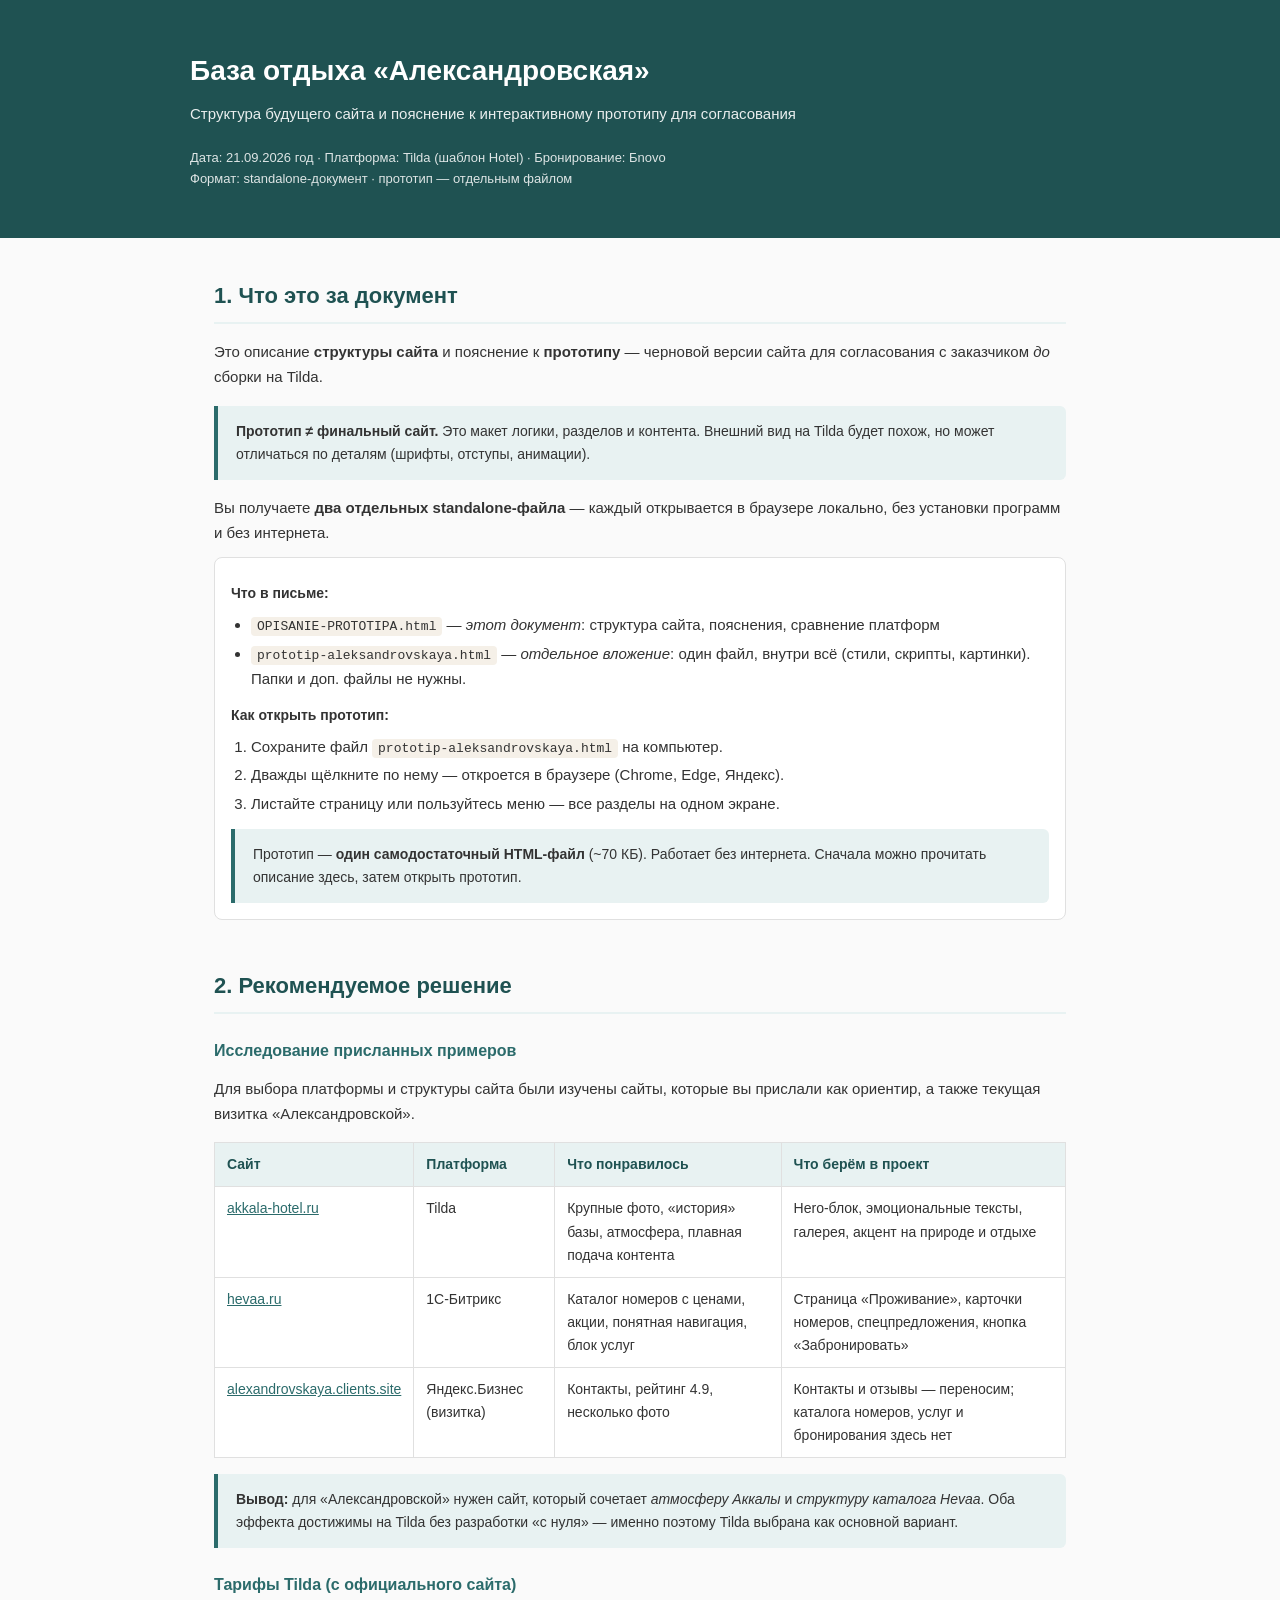
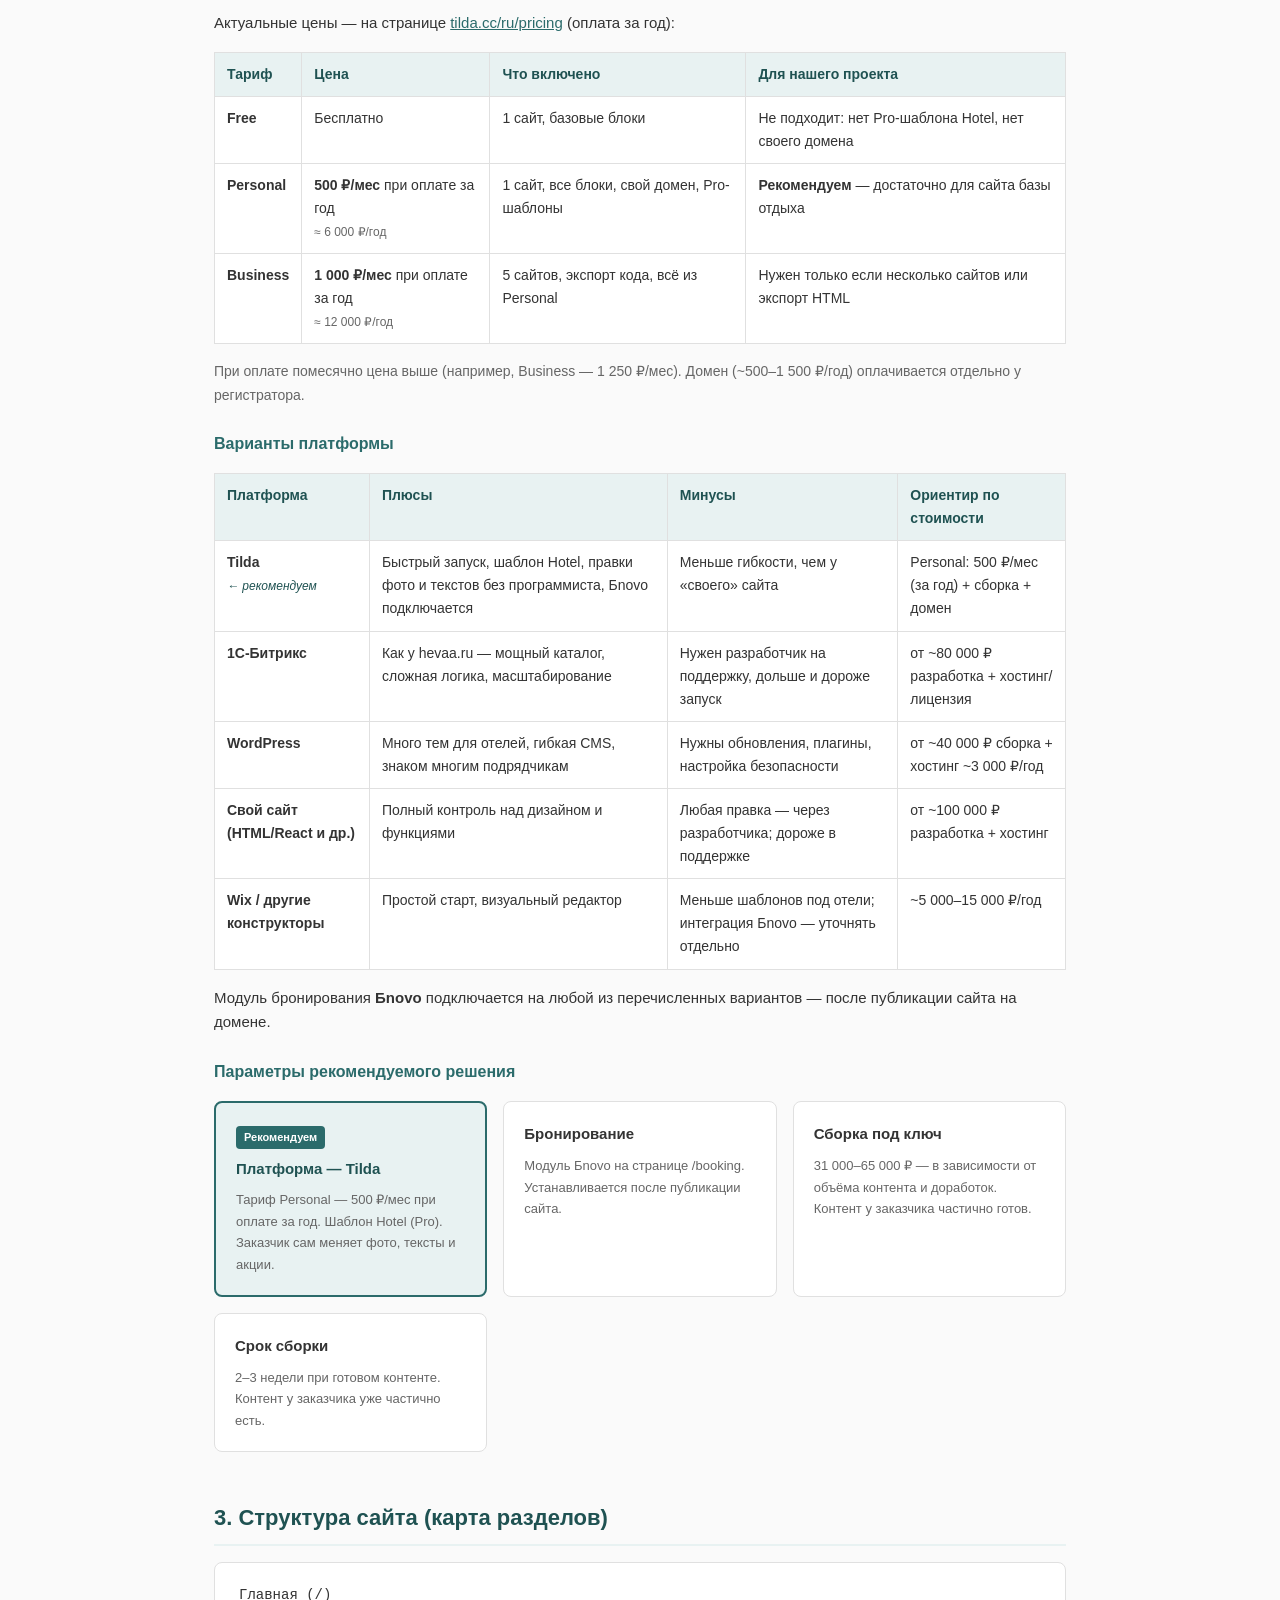
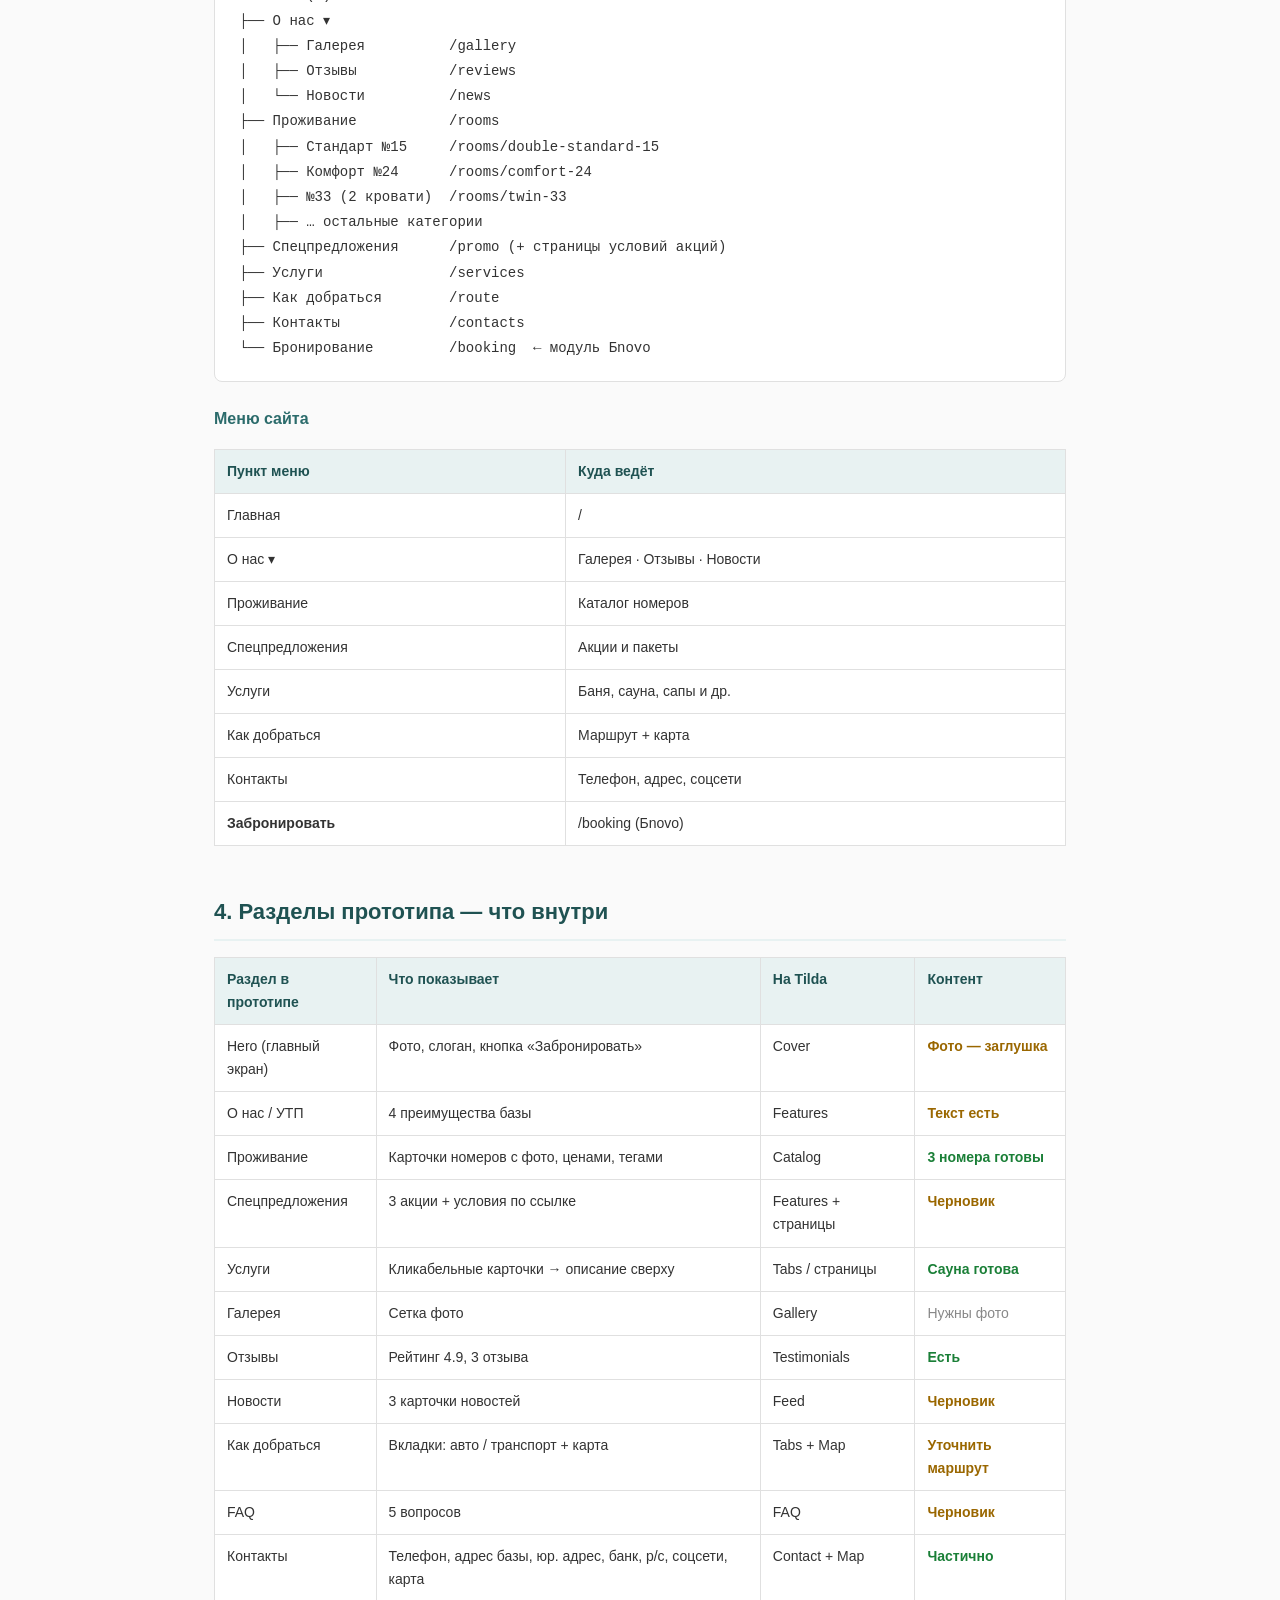
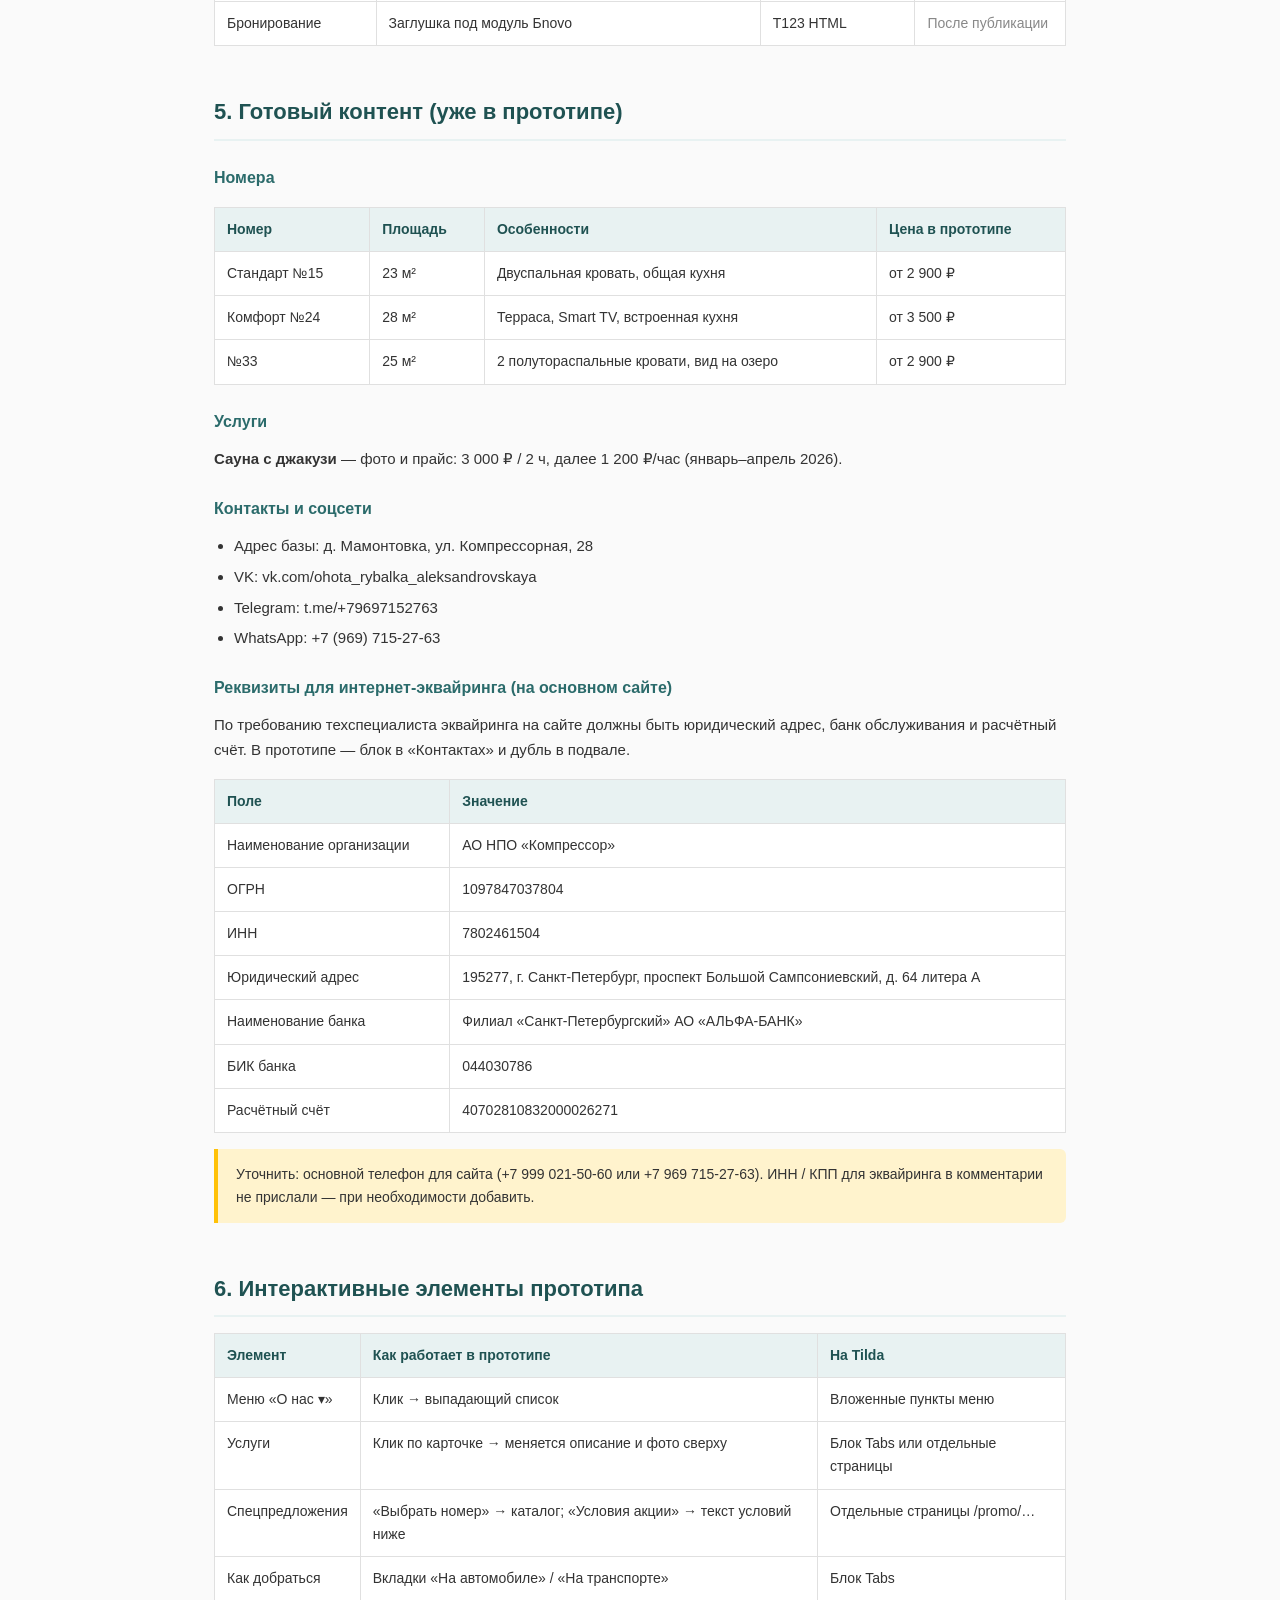
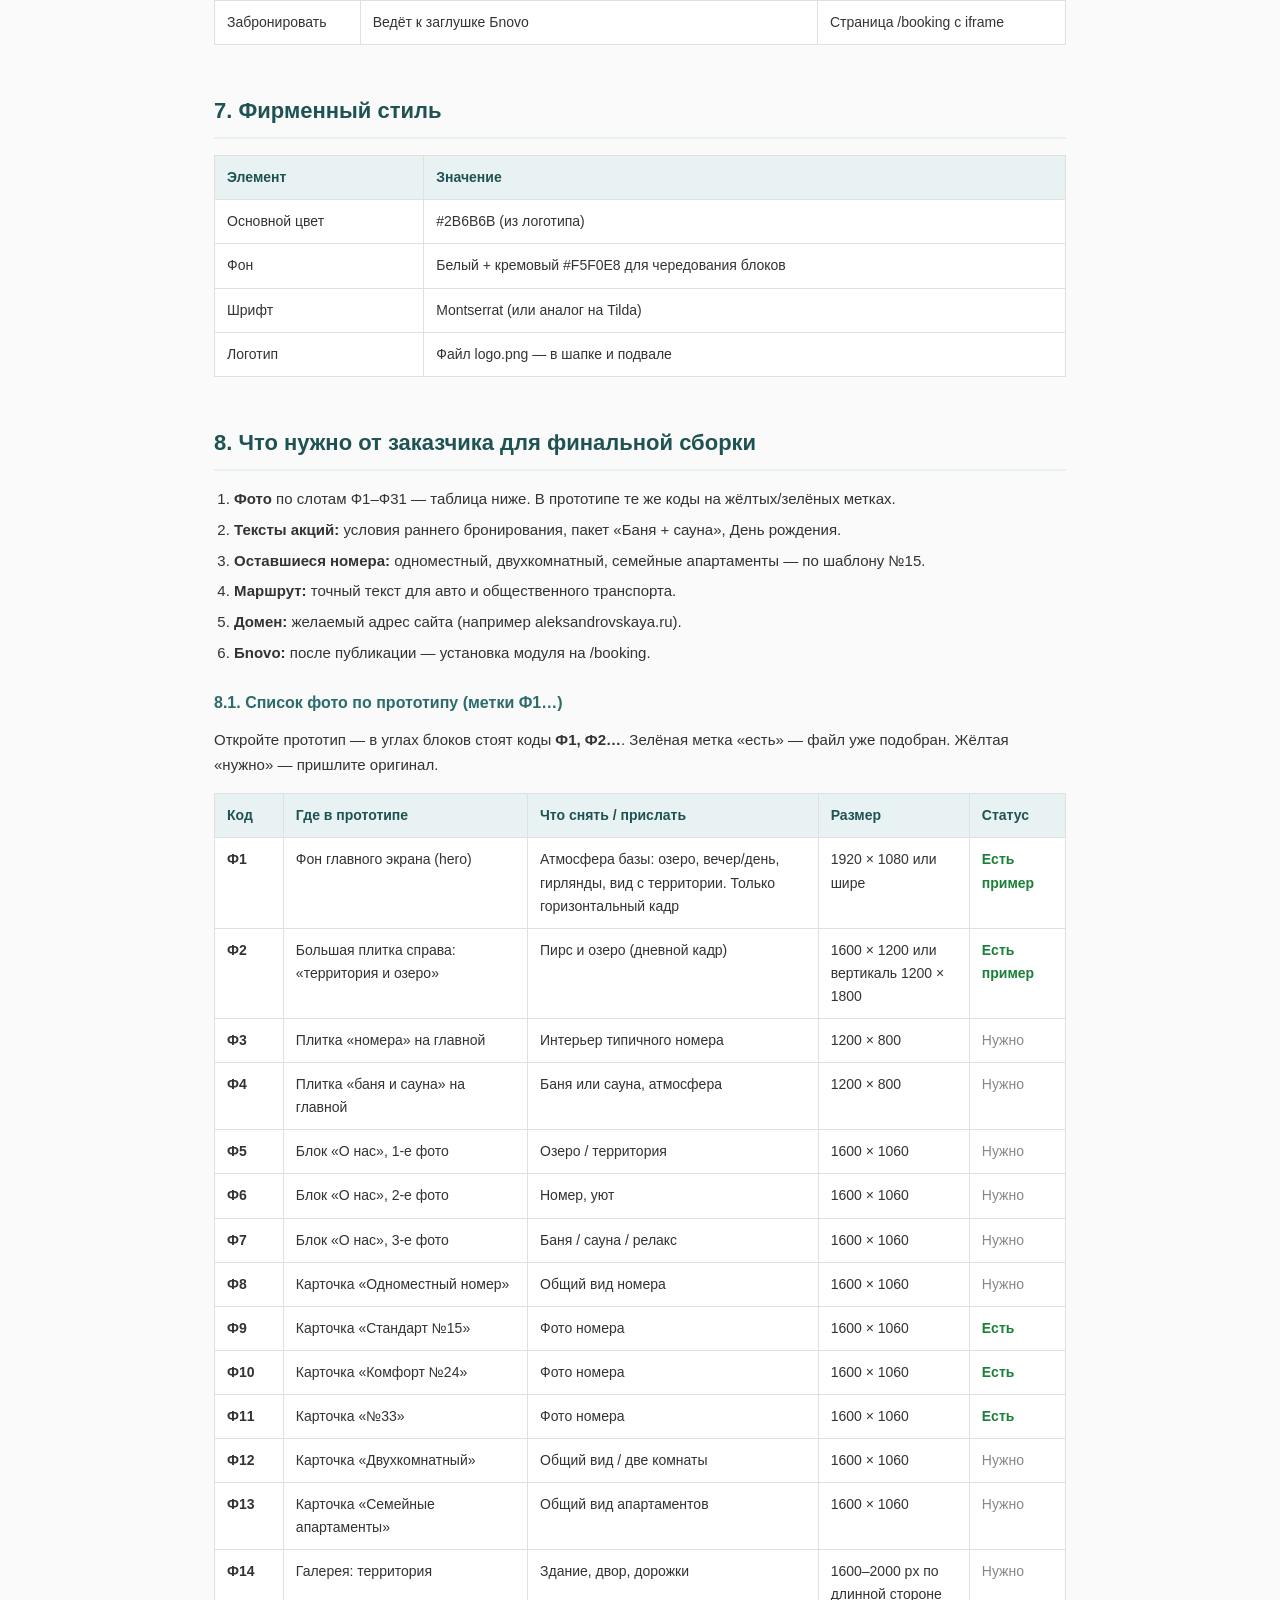
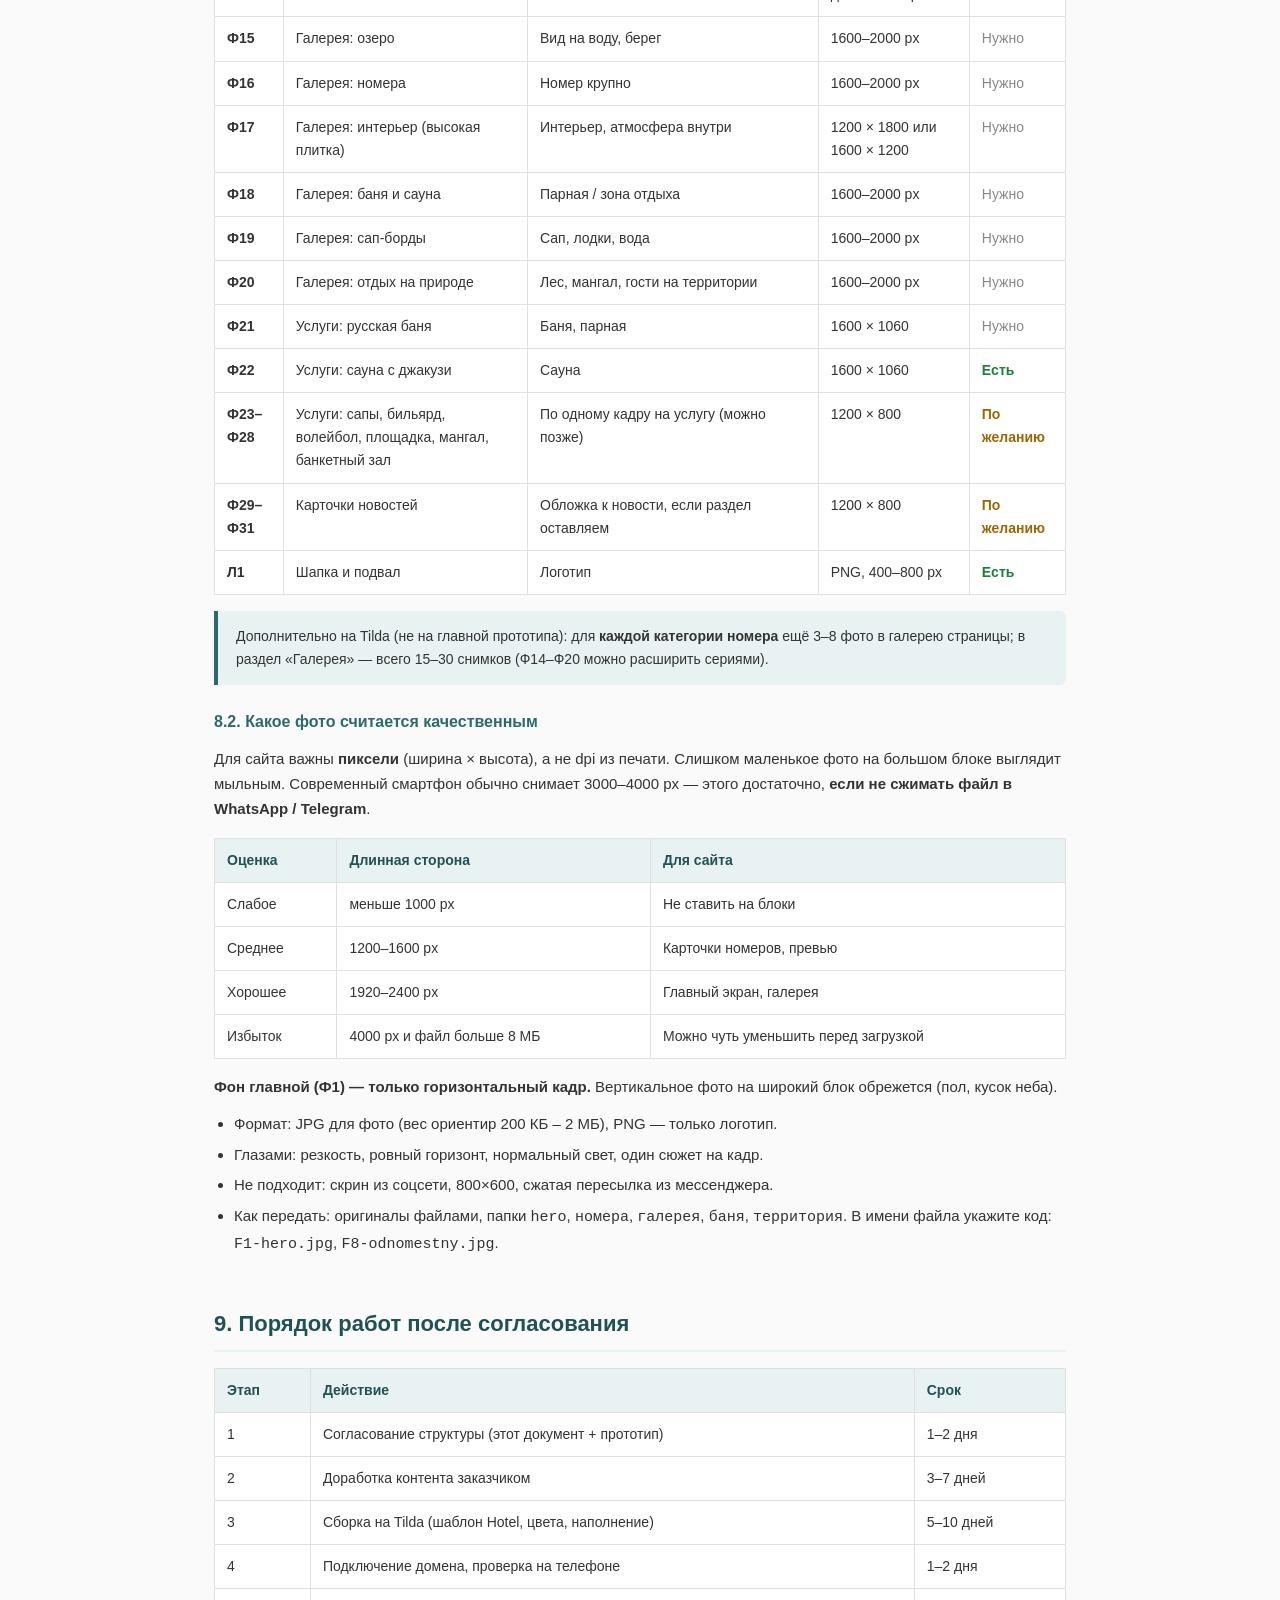
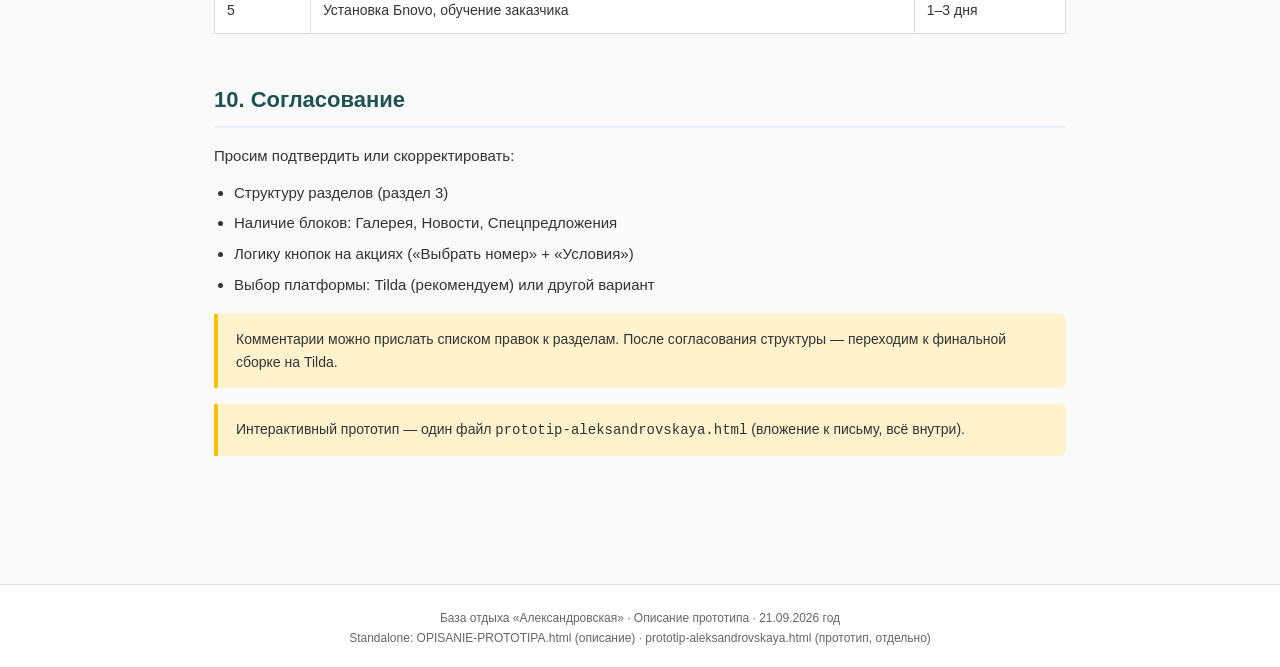
<file: OPISANIE-PROTOTIPA.html>
<!DOCTYPE html>
<html lang="ru">
<head>
  <meta charset="UTF-8">
  <meta name="viewport" content="width=device-width, initial-scale=1.0">
  <title>Структура сайта и описание прототипа — Александровская</title>
  <style>
    :root {
      --brand: #2b6b6b;
      --brand-dark: #1f5252;
      --brand-light: #e8f2f2;
      --cream: #f5f0e8;
      --text: #333;
      --muted: #666;
      --border: #e0e0e0;
    }
    * { box-sizing: border-box; margin: 0; padding: 0; }
    body {
      font-family: -apple-system, BlinkMacSystemFont, 'Segoe UI', Roboto, Arial, sans-serif;
      color: var(--text);
      line-height: 1.65;
      background: #fafafa;
    }
    .doc-header {
      background: var(--brand-dark);
      color: #fff;
      padding: 48px 24px;
    }
    .doc-header-inner { max-width: 900px; margin: 0 auto; }
    .doc-header h1 { font-size: 28px; margin-bottom: 8px; color: #fff; }
    .doc-header p { color: #fff; opacity: 0.9; max-width: 700px; }
    .doc-header .meta { color: #fff; margin-top: 20px; font-size: 13px; opacity: 0.85; }
    .container { max-width: 900px; margin: 0 auto; padding: 40px 24px 80px; }
    section { margin-bottom: 48px; }
    h2 {
      font-size: 22px;
      color: var(--brand-dark);
      margin-bottom: 16px;
      padding-bottom: 8px;
      border-bottom: 2px solid var(--brand-light);
    }
    h3 { font-size: 16px; margin: 24px 0 12px; color: var(--brand); }
    p, li { font-size: 15px; color: var(--text); }
    p { margin-bottom: 12px; }
    ul, ol { margin: 0 0 16px 20px; }
    li { margin-bottom: 6px; }
    .note {
      background: #fff3cd;
      border-left: 4px solid #ffc107;
      padding: 14px 18px;
      margin: 16px 0;
      font-size: 14px;
      border-radius: 0 6px 6px 0;
    }
    .info {
      background: var(--brand-light);
      border-left: 4px solid var(--brand);
      padding: 14px 18px;
      margin: 16px 0;
      font-size: 14px;
      border-radius: 0 6px 6px 0;
    }
    table {
      width: 100%;
      border-collapse: collapse;
      margin: 16px 0;
      font-size: 14px;
      background: #fff;
    }
    th, td {
      border: 1px solid var(--border);
      padding: 10px 12px;
      text-align: left;
      vertical-align: top;
    }
    th {
      background: var(--brand-light);
      color: var(--brand-dark);
      font-weight: 600;
    }
    .status-ready { color: #1a7f37; font-weight: 600; }
    .status-draft { color: #9a6700; font-weight: 600; }
    .status-todo { color: #888; }
    .tree {
      background: #fff;
      border: 1px solid var(--border);
      border-radius: 8px;
      padding: 20px 24px;
      font-family: Consolas, 'Courier New', monospace;
      font-size: 14px;
      line-height: 1.8;
      white-space: pre-wrap;
    }
    .btn {
      display: inline-block;
      background: var(--brand);
      color: #fff;
      padding: 12px 24px;
      border-radius: 4px;
      text-decoration: none;
      font-weight: 600;
      font-size: 14px;
      margin-top: 8px;
    }
    .btn:hover { background: var(--brand-dark); }
    .proto-open-box {
      margin-top: 12px;
      padding: 16px;
      background: #fff;
      border: 1px solid var(--border);
      border-radius: 8px;
    }
    .proto-open-box p { margin: 8px 0 0; font-size: 14px; color: var(--text); }
    .proto-open-box ul,
    .proto-open-box ol { margin: 8px 0 12px 20px; font-size: 14px; }
    .proto-open-box li { margin-bottom: 4px; }
    .proto-open-box code {
      background: var(--cream);
      padding: 2px 6px;
      border-radius: 4px;
      font-size: 13px;
    }
    .proto-open-actions { display: flex; flex-wrap: wrap; gap: 10px; align-items: center; }
    .card-grid {
      display: grid;
      grid-template-columns: repeat(auto-fit, minmax(240px, 1fr));
      gap: 16px;
      margin-top: 16px;
    }
    .card {
      background: #fff;
      border: 1px solid var(--border);
      border-radius: 8px;
      padding: 20px;
    }
    .card h4 { font-size: 15px; margin-bottom: 8px; }
    .card p { font-size: 13px; color: var(--muted); margin: 0; }
    .card.recommended {
      border: 2px solid var(--brand);
      background: var(--brand-light);
    }
    .card.recommended h4 { color: var(--brand-dark); }
    a.doc-link { color: var(--brand); }
    .tag-rec {
      display: inline-block;
      background: var(--brand);
      color: #fff;
      font-size: 11px;
      font-weight: 600;
      padding: 2px 8px;
      border-radius: 4px;
      margin-bottom: 8px;
    }
    footer {
      text-align: center;
      padding: 24px;
      font-size: 12px;
      color: var(--muted);
      border-top: 1px solid var(--border);
      background: #fff;
    }
    @media print {
      body { background: #fff; }
      .btn { display: none; }
      .doc-header { background: var(--brand-dark); -webkit-print-color-adjust: exact; print-color-adjust: exact; }
    }
  </style>
</head>
<body>

  <header class="doc-header">
    <div class="doc-header-inner">
      <h1>База отдыха «Александровская»</h1>
      <p>Структура будущего сайта и пояснение к интерактивному прототипу для согласования</p>
      <div class="meta">
        Дата: 21.09.2026 год · Платформа: Tilda (шаблон Hotel) · Бронирование: Бnovo<br>
        Формат: standalone-документ · прототип — отдельным файлом
      </div>
    </div>
  </header>

  <main class="container">

    <section>
      <h2>1. Что это за документ</h2>
      <p>Это описание <strong>структуры сайта</strong> и пояснение к <strong>прототипу</strong> — черновой версии сайта для согласования с заказчиком <em>до</em> сборки на Tilda.</p>
      <div class="info">
        <strong>Прототип ≠ финальный сайт.</strong> Это макет логики, разделов и контента. Внешний вид на Tilda будет похож, но может отличаться по деталям (шрифты, отступы, анимации).
      </div>
      <p>Вы получаете <strong>два отдельных standalone-файла</strong> — каждый открывается в браузере локально, без установки программ и без интернета.</p>
      <div class="proto-open-box">
        <p><strong>Что в письме:</strong></p>
        <ul>
          <li><code>OPISANIE-PROTOTIPA.html</code> — <em>этот документ</em>: структура сайта, пояснения, сравнение платформ</li>
          <li><code>prototip-aleksandrovskaya.html</code> — <em>отдельное вложение</em>: один файл, внутри всё (стили, скрипты, картинки). Папки и доп. файлы не нужны.</li>
        </ul>
        <p><strong>Как открыть прототип:</strong></p>
        <ol>
          <li>Сохраните файл <code>prototip-aleksandrovskaya.html</code> на компьютер.</li>
          <li>Дважды щёлкните по нему — откроется в браузере (Chrome, Edge, Яндекс).</li>
          <li>Листайте страницу или пользуйтесь меню — все разделы на одном экране.</li>
        </ol>
        <div class="info" style="margin-top:12px;margin-bottom:0">
          Прототип — <strong>один самодостаточный HTML-файл</strong> (~70 КБ). Работает без интернета. Сначала можно прочитать описание здесь, затем открыть прототип.
        </div>
      </div>
    </section>

    <section>
      <h2>2. Рекомендуемое решение</h2>

      <h3>Исследование присланных примеров</h3>
      <p>Для выбора платформы и структуры сайта были изучены сайты, которые вы прислали как ориентир, а также текущая визитка «Александровской».</p>
      <table>
        <tr>
          <th>Сайт</th>
          <th>Платформа</th>
          <th>Что понравилось</th>
          <th>Что берём в проект</th>
        </tr>
        <tr>
          <td><a class="doc-link" href="https://akkala-hotel.ru/" target="_blank" rel="noopener">akkala-hotel.ru</a></td>
          <td>Tilda</td>
          <td>Крупные фото, «история» базы, атмосфера, плавная подача контента</td>
          <td>Hero-блок, эмоциональные тексты, галерея, акцент на природе и отдыхе</td>
        </tr>
        <tr>
          <td><a class="doc-link" href="https://hevaa.ru/" target="_blank" rel="noopener">hevaa.ru</a></td>
          <td>1С-Битрикс</td>
          <td>Каталог номеров с ценами, акции, понятная навигация, блок услуг</td>
          <td>Страница «Проживание», карточки номеров, спецпредложения, кнопка «Забронировать»</td>
        </tr>
        <tr>
          <td><a class="doc-link" href="https://alexandrovskaya.clients.site/" target="_blank" rel="noopener">alexandrovskaya.clients.site</a></td>
          <td>Яндекс.Бизнес (визитка)</td>
          <td>Контакты, рейтинг 4.9, несколько фото</td>
          <td>Контакты и отзывы — переносим; каталога номеров, услуг и бронирования здесь нет</td>
        </tr>
      </table>
      <div class="info">
        <strong>Вывод:</strong> для «Александровской» нужен сайт, который сочетает <em>атмосферу Аккалы</em> и <em>структуру каталога Hevaa</em>. Оба эффекта достижимы на Tilda без разработки «с нуля» — именно поэтому Tilda выбрана как основной вариант.
      </div>

      <h3>Тарифы Tilda (с официального сайта)</h3>
      <p>Актуальные цены — на странице <a class="doc-link" href="https://tilda.cc/ru/pricing/" target="_blank" rel="noopener">tilda.cc/ru/pricing</a> (оплата за год):</p>
      <table>
        <tr>
          <th>Тариф</th>
          <th>Цена</th>
          <th>Что включено</th>
          <th>Для нашего проекта</th>
        </tr>
        <tr>
          <td><strong>Free</strong></td>
          <td>Бесплатно</td>
          <td>1 сайт, базовые блоки</td>
          <td>Не подходит: нет Pro-шаблона Hotel, нет своего домена</td>
        </tr>
        <tr>
          <td><strong>Personal</strong></td>
          <td><strong>500 ₽/мес</strong> при оплате за год<br><span style="font-size:12px;color:var(--muted)">≈ 6 000 ₽/год</span></td>
          <td>1 сайт, все блоки, свой домен, Pro-шаблоны</td>
          <td><strong>Рекомендуем</strong> — достаточно для сайта базы отдыха</td>
        </tr>
        <tr>
          <td><strong>Business</strong></td>
          <td><strong>1 000 ₽/мес</strong> при оплате за год<br><span style="font-size:12px;color:var(--muted)">≈ 12 000 ₽/год</span></td>
          <td>5 сайтов, экспорт кода, всё из Personal</td>
          <td>Нужен только если несколько сайтов или экспорт HTML</td>
        </tr>
      </table>
      <p style="font-size:14px;color:var(--muted)">При оплате помесячно цена выше (например, Business — 1 250 ₽/мес). Домен (~500–1 500 ₽/год) оплачивается отдельно у регистратора.</p>

      <h3>Варианты платформы</h3>
      <table>
        <tr>
          <th>Платформа</th>
          <th>Плюсы</th>
          <th>Минусы</th>
          <th>Ориентир по стоимости</th>
        </tr>
        <tr>
          <td><strong>Tilda</strong><br><em style="font-size:12px;color:var(--brand-dark)">← рекомендуем</em></td>
          <td>Быстрый запуск, шаблон Hotel, правки фото и текстов без программиста, Бnovo подключается</td>
          <td>Меньше гибкости, чем у «своего» сайта</td>
          <td>Personal: 500 ₽/мес (за год) + сборка + домен</td>
        </tr>
        <tr>
          <td><strong>1С-Битрикс</strong></td>
          <td>Как у hevaa.ru — мощный каталог, сложная логика, масштабирование</td>
          <td>Нужен разработчик на поддержку, дольше и дороже запуск</td>
          <td>от ~80 000 ₽ разработка + хостинг/лицензия</td>
        </tr>
        <tr>
          <td><strong>WordPress</strong></td>
          <td>Много тем для отелей, гибкая CMS, знаком многим подрядчикам</td>
          <td>Нужны обновления, плагины, настройка безопасности</td>
          <td>от ~40 000 ₽ сборка + хостинг ~3 000 ₽/год</td>
        </tr>
        <tr>
          <td><strong>Свой сайт (HTML/React и др.)</strong></td>
          <td>Полный контроль над дизайном и функциями</td>
          <td>Любая правка — через разработчика; дороже в поддержке</td>
          <td>от ~100 000 ₽ разработка + хостинг</td>
        </tr>
        <tr>
          <td><strong>Wix / другие конструкторы</strong></td>
          <td>Простой старт, визуальный редактор</td>
          <td>Меньше шаблонов под отели; интеграция Бnovo — уточнять отдельно</td>
          <td>~5 000–15 000 ₽/год</td>
        </tr>
      </table>
      <p>Модуль бронирования <strong>Бnovo</strong> подключается на любой из перечисленных вариантов — после публикации сайта на домене.</p>

      <h3>Параметры рекомендуемого решения</h3>
      <div class="card-grid">
        <div class="card recommended">
          <span class="tag-rec">Рекомендуем</span>
          <h4>Платформа — Tilda</h4>
          <p>Тариф Personal — 500 ₽/мес при оплате за год. Шаблон Hotel (Pro). Заказчик сам меняет фото, тексты и акции.</p>
        </div>
        <div class="card">
          <h4>Бронирование</h4>
          <p>Модуль Бnovo на странице /booking. Устанавливается после публикации сайта.</p>
        </div>
        <div class="card">
          <h4>Сборка под ключ</h4>
          <p>31 000–65 000 ₽ — в зависимости от объёма контента и доработок. Контент у заказчика частично готов.</p>
        </div>
        <div class="card">
          <h4>Срок сборки</h4>
          <p>2–3 недели при готовом контенте. Контент у заказчика уже частично есть.</p>
        </div>
      </div>
    </section>

    <section>
      <h2>3. Структура сайта (карта разделов)</h2>
      <div class="tree">Главная (/)
├── О нас ▾
│   ├── Галерея          /gallery
│   ├── Отзывы           /reviews
│   └── Новости          /news
├── Проживание           /rooms
│   ├── Стандарт №15     /rooms/double-standard-15
│   ├── Комфорт №24      /rooms/comfort-24
│   ├── №33 (2 кровати)  /rooms/twin-33
│   ├── … остальные категории
├── Спецпредложения      /promo (+ страницы условий акций)
├── Услуги               /services
├── Как добраться        /route
├── Контакты             /contacts
└── Бронирование         /booking  ← модуль Бnovo</div>

      <h3>Меню сайта</h3>
      <table>
        <tr><th>Пункт меню</th><th>Куда ведёт</th></tr>
        <tr><td>Главная</td><td>/</td></tr>
        <tr><td>О нас ▾</td><td>Галерея · Отзывы · Новости</td></tr>
        <tr><td>Проживание</td><td>Каталог номеров</td></tr>
        <tr><td>Спецпредложения</td><td>Акции и пакеты</td></tr>
        <tr><td>Услуги</td><td>Баня, сауна, сапы и др.</td></tr>
        <tr><td>Как добраться</td><td>Маршрут + карта</td></tr>
        <tr><td>Контакты</td><td>Телефон, адрес, соцсети</td></tr>
        <tr><td><strong>Забронировать</strong></td><td>/booking (Бnovo)</td></tr>
      </table>
    </section>

    <section>
      <h2>4. Разделы прототипа — что внутри</h2>
      <table>
        <tr>
          <th>Раздел в прототипе</th>
          <th>Что показывает</th>
          <th>На Tilda</th>
          <th>Контент</th>
        </tr>
        <tr>
          <td>Hero (главный экран)</td>
          <td>Фото, слоган, кнопка «Забронировать»</td>
          <td>Cover</td>
          <td class="status-draft">Фото — заглушка</td>
        </tr>
        <tr>
          <td>О нас / УТП</td>
          <td>4 преимущества базы</td>
          <td>Features</td>
          <td class="status-draft">Текст есть</td>
        </tr>
        <tr>
          <td>Проживание</td>
          <td>Карточки номеров с фото, ценами, тегами</td>
          <td>Catalog</td>
          <td class="status-ready">3 номера готовы</td>
        </tr>
        <tr>
          <td>Спецпредложения</td>
          <td>3 акции + условия по ссылке</td>
          <td>Features + страницы</td>
          <td class="status-draft">Черновик</td>
        </tr>
        <tr>
          <td>Услуги</td>
          <td>Кликабельные карточки → описание сверху</td>
          <td>Tabs / страницы</td>
          <td class="status-ready">Сауна готова</td>
        </tr>
        <tr>
          <td>Галерея</td>
          <td>Сетка фото</td>
          <td>Gallery</td>
          <td class="status-todo">Нужны фото</td>
        </tr>
        <tr>
          <td>Отзывы</td>
          <td>Рейтинг 4.9, 3 отзыва</td>
          <td>Testimonials</td>
          <td class="status-ready">Есть</td>
        </tr>
        <tr>
          <td>Новости</td>
          <td>3 карточки новостей</td>
          <td>Feed</td>
          <td class="status-draft">Черновик</td>
        </tr>
        <tr>
          <td>Как добраться</td>
          <td>Вкладки: авто / транспорт + карта</td>
          <td>Tabs + Map</td>
          <td class="status-draft">Уточнить маршрут</td>
        </tr>
        <tr>
          <td>FAQ</td>
          <td>5 вопросов</td>
          <td>FAQ</td>
          <td class="status-draft">Черновик</td>
        </tr>
        <tr>
          <td>Контакты</td>
          <td>Телефон, адрес базы, юр. адрес, банк, р/с, соцсети, карта</td>
          <td>Contact + Map</td>
          <td class="status-ready">Частично</td>
        </tr>
        <tr>
          <td>Бронирование</td>
          <td>Заглушка под модуль Бnovo</td>
          <td>T123 HTML</td>
          <td class="status-todo">После публикации</td>
        </tr>
      </table>
    </section>

    <section>
      <h2>5. Готовый контент (уже в прототипе)</h2>
      <h3>Номера</h3>
      <table>
        <tr><th>Номер</th><th>Площадь</th><th>Особенности</th><th>Цена в прототипе</th></tr>
        <tr><td>Стандарт №15</td><td>23 м²</td><td>Двуспальная кровать, общая кухня</td><td>от 2 900 ₽</td></tr>
        <tr><td>Комфорт №24</td><td>28 м²</td><td>Терраса, Smart TV, встроенная кухня</td><td>от 3 500 ₽</td></tr>
        <tr><td>№33</td><td>25 м²</td><td>2 полутораспальные кровати, вид на озеро</td><td>от 2 900 ₽</td></tr>
      </table>
      <h3>Услуги</h3>
      <p><strong>Сауна с джакузи</strong> — фото и прайс: 3 000 ₽ / 2 ч, далее 1 200 ₽/час (январь–апрель 2026).</p>
      <h3>Контакты и соцсети</h3>
      <ul>
        <li>Адрес базы: д. Мамонтовка, ул. Компрессорная, 28</li>
        <li>VK: vk.com/ohota_rybalka_aleksandrovskaya</li>
        <li>Telegram: t.me/+79697152763</li>
        <li>WhatsApp: +7 (969) 715-27-63</li>
      </ul>
      <h3>Реквизиты для интернет-эквайринга (на основном сайте)</h3>
      <p>По требованию техспециалиста эквайринга на сайте должны быть юридический адрес, банк обслуживания и расчётный счёт. В прототипе — блок в «Контактах» и дубль в подвале.</p>
      <table>
        <tr><th>Поле</th><th>Значение</th></tr>
        <tr><td>Наименование организации</td><td>АО НПО «Компрессор»</td></tr>
        <tr><td>ОГРН</td><td>1097847037804</td></tr>
        <tr><td>ИНН</td><td>7802461504</td></tr>
        <tr><td>Юридический адрес</td><td>195277, г. Санкт-Петербург, проспект Большой Сампсониевский, д. 64 литера А</td></tr>
        <tr><td>Наименование банка</td><td>Филиал «Санкт-Петербургский» АО «АЛЬФА-БАНК»</td></tr>
        <tr><td>БИК банка</td><td>044030786</td></tr>
        <tr><td>Расчётный счёт</td><td>40702810832000026271</td></tr>
      </table>
      <div class="note">Уточнить: основной телефон для сайта (+7 999 021-50-60 или +7 969 715-27-63). ИНН / КПП для эквайринга в комментарии не прислали — при необходимости добавить.</div>
    </section>

    <section>
      <h2>6. Интерактивные элементы прототипа</h2>
      <table>
        <tr><th>Элемент</th><th>Как работает в прототипе</th><th>На Tilda</th></tr>
        <tr>
          <td>Меню «О нас ▾»</td>
          <td>Клик → выпадающий список</td>
          <td>Вложенные пункты меню</td>
        </tr>
        <tr>
          <td>Услуги</td>
          <td>Клик по карточке → меняется описание и фото сверху</td>
          <td>Блок Tabs или отдельные страницы</td>
        </tr>
        <tr>
          <td>Спецпредложения</td>
          <td>«Выбрать номер» → каталог; «Условия акции» → текст условий ниже</td>
          <td>Отдельные страницы /promo/…</td>
        </tr>
        <tr>
          <td>Как добраться</td>
          <td>Вкладки «На автомобиле» / «На транспорте»</td>
          <td>Блок Tabs</td>
        </tr>
        <tr>
          <td>Забронировать</td>
          <td>Ведёт к заглушке Бnovo</td>
          <td>Страница /booking с iframe</td>
        </tr>
      </table>
    </section>

    <section>
      <h2>7. Фирменный стиль</h2>
      <table>
        <tr><th>Элемент</th><th>Значение</th></tr>
        <tr><td>Основной цвет</td><td>#2B6B6B (из логотипа)</td></tr>
        <tr><td>Фон</td><td>Белый + кремовый #F5F0E8 для чередования блоков</td></tr>
        <tr><td>Шрифт</td><td>Montserrat (или аналог на Tilda)</td></tr>
        <tr><td>Логотип</td><td>Файл logo.png — в шапке и подвале</td></tr>
      </table>
    </section>

    <section>
      <h2>8. Что нужно от заказчика для финальной сборки</h2>
      <ol>
        <li><strong>Фото</strong> по слотам Ф1–Ф31 — таблица ниже. В прототипе те же коды на жёлтых/зелёных метках.</li>
        <li><strong>Тексты акций:</strong> условия раннего бронирования, пакет «Баня + сауна», День рождения.</li>
        <li><strong>Оставшиеся номера:</strong> одноместный, двухкомнатный, семейные апартаменты — по шаблону №15.</li>
        <li><strong>Маршрут:</strong> точный текст для авто и общественного транспорта.</li>
        <li><strong>Домен:</strong> желаемый адрес сайта (например aleksandrovskaya.ru).</li>
        <li><strong>Бnovo:</strong> после публикации — установка модуля на /booking.</li>
      </ol>

      <h3>8.1. Список фото по прототипу (метки Ф1…)</h3>
      <p>Откройте прототип — в углах блоков стоят коды <strong>Ф1, Ф2…</strong>. Зелёная метка «есть» — файл уже подобран. Жёлтая «нужно» — пришлите оригинал.</p>
      <table>
        <tr>
          <th>Код</th>
          <th>Где в прототипе</th>
          <th>Что снять / прислать</th>
          <th>Размер</th>
          <th>Статус</th>
        </tr>
        <tr>
          <td><strong>Ф1</strong></td>
          <td>Фон главного экрана (hero)</td>
          <td>Атмосфера базы: озеро, вечер/день, гирлянды, вид с территории. Только горизонтальный кадр</td>
          <td>1920 × 1080 или шире</td>
          <td class="status-ready">Есть пример</td>
        </tr>
        <tr>
          <td><strong>Ф2</strong></td>
          <td>Большая плитка справа: «территория и озеро»</td>
          <td>Пирс и озеро (дневной кадр)</td>
          <td>1600 × 1200 или вертикаль 1200 × 1800</td>
          <td class="status-ready">Есть пример</td>
        </tr>
        <tr>
          <td><strong>Ф3</strong></td>
          <td>Плитка «номера» на главной</td>
          <td>Интерьер типичного номера</td>
          <td>1200 × 800</td>
          <td class="status-todo">Нужно</td>
        </tr>
        <tr>
          <td><strong>Ф4</strong></td>
          <td>Плитка «баня и сауна» на главной</td>
          <td>Баня или сауна, атмосфера</td>
          <td>1200 × 800</td>
          <td class="status-todo">Нужно</td>
        </tr>
        <tr>
          <td><strong>Ф5</strong></td>
          <td>Блок «О нас», 1-е фото</td>
          <td>Озеро / территория</td>
          <td>1600 × 1060</td>
          <td class="status-todo">Нужно</td>
        </tr>
        <tr>
          <td><strong>Ф6</strong></td>
          <td>Блок «О нас», 2-е фото</td>
          <td>Номер, уют</td>
          <td>1600 × 1060</td>
          <td class="status-todo">Нужно</td>
        </tr>
        <tr>
          <td><strong>Ф7</strong></td>
          <td>Блок «О нас», 3-е фото</td>
          <td>Баня / сауна / релакс</td>
          <td>1600 × 1060</td>
          <td class="status-todo">Нужно</td>
        </tr>
        <tr>
          <td><strong>Ф8</strong></td>
          <td>Карточка «Одноместный номер»</td>
          <td>Общий вид номера</td>
          <td>1600 × 1060</td>
          <td class="status-todo">Нужно</td>
        </tr>
        <tr>
          <td><strong>Ф9</strong></td>
          <td>Карточка «Стандарт №15»</td>
          <td>Фото номера</td>
          <td>1600 × 1060</td>
          <td class="status-ready">Есть</td>
        </tr>
        <tr>
          <td><strong>Ф10</strong></td>
          <td>Карточка «Комфорт №24»</td>
          <td>Фото номера</td>
          <td>1600 × 1060</td>
          <td class="status-ready">Есть</td>
        </tr>
        <tr>
          <td><strong>Ф11</strong></td>
          <td>Карточка «№33»</td>
          <td>Фото номера</td>
          <td>1600 × 1060</td>
          <td class="status-ready">Есть</td>
        </tr>
        <tr>
          <td><strong>Ф12</strong></td>
          <td>Карточка «Двухкомнатный»</td>
          <td>Общий вид / две комнаты</td>
          <td>1600 × 1060</td>
          <td class="status-todo">Нужно</td>
        </tr>
        <tr>
          <td><strong>Ф13</strong></td>
          <td>Карточка «Семейные апартаменты»</td>
          <td>Общий вид апартаментов</td>
          <td>1600 × 1060</td>
          <td class="status-todo">Нужно</td>
        </tr>
        <tr>
          <td><strong>Ф14</strong></td>
          <td>Галерея: территория</td>
          <td>Здание, двор, дорожки</td>
          <td>1600–2000 px по длинной стороне</td>
          <td class="status-todo">Нужно</td>
        </tr>
        <tr>
          <td><strong>Ф15</strong></td>
          <td>Галерея: озеро</td>
          <td>Вид на воду, берег</td>
          <td>1600–2000 px</td>
          <td class="status-todo">Нужно</td>
        </tr>
        <tr>
          <td><strong>Ф16</strong></td>
          <td>Галерея: номера</td>
          <td>Номер крупно</td>
          <td>1600–2000 px</td>
          <td class="status-todo">Нужно</td>
        </tr>
        <tr>
          <td><strong>Ф17</strong></td>
          <td>Галерея: интерьер (высокая плитка)</td>
          <td>Интерьер, атмосфера внутри</td>
          <td>1200 × 1800 или 1600 × 1200</td>
          <td class="status-todo">Нужно</td>
        </tr>
        <tr>
          <td><strong>Ф18</strong></td>
          <td>Галерея: баня и сауна</td>
          <td>Парная / зона отдыха</td>
          <td>1600–2000 px</td>
          <td class="status-todo">Нужно</td>
        </tr>
        <tr>
          <td><strong>Ф19</strong></td>
          <td>Галерея: сап-борды</td>
          <td>Сап, лодки, вода</td>
          <td>1600–2000 px</td>
          <td class="status-todo">Нужно</td>
        </tr>
        <tr>
          <td><strong>Ф20</strong></td>
          <td>Галерея: отдых на природе</td>
          <td>Лес, мангал, гости на территории</td>
          <td>1600–2000 px</td>
          <td class="status-todo">Нужно</td>
        </tr>
        <tr>
          <td><strong>Ф21</strong></td>
          <td>Услуги: русская баня</td>
          <td>Баня, парная</td>
          <td>1600 × 1060</td>
          <td class="status-todo">Нужно</td>
        </tr>
        <tr>
          <td><strong>Ф22</strong></td>
          <td>Услуги: сауна с джакузи</td>
          <td>Сауна</td>
          <td>1600 × 1060</td>
          <td class="status-ready">Есть</td>
        </tr>
        <tr>
          <td><strong>Ф23–Ф28</strong></td>
          <td>Услуги: сапы, бильярд, волейбол, площадка, мангал, банкетный зал</td>
          <td>По одному кадру на услугу (можно позже)</td>
          <td>1200 × 800</td>
          <td class="status-draft">По желанию</td>
        </tr>
        <tr>
          <td><strong>Ф29–Ф31</strong></td>
          <td>Карточки новостей</td>
          <td>Обложка к новости, если раздел оставляем</td>
          <td>1200 × 800</td>
          <td class="status-draft">По желанию</td>
        </tr>
        <tr>
          <td><strong>Л1</strong></td>
          <td>Шапка и подвал</td>
          <td>Логотип</td>
          <td>PNG, 400–800 px</td>
          <td class="status-ready">Есть</td>
        </tr>
      </table>
      <div class="info">
        Дополнительно на Tilda (не на главной прототипа): для <strong>каждой категории номера</strong> ещё 3–8 фото в галерею страницы; в раздел «Галерея» — всего 15–30 снимков (Ф14–Ф20 можно расширить сериями).
      </div>

      <h3>8.2. Какое фото считается качественным</h3>
      <p>Для сайта важны <strong>пиксели</strong> (ширина × высота), а не dpi из печати. Слишком маленькое фото на большом блоке выглядит мыльным. Современный смартфон обычно снимает 3000–4000 px — этого достаточно, <strong>если не сжимать файл в WhatsApp / Telegram</strong>.</p>
      <table>
        <tr><th>Оценка</th><th>Длинная сторона</th><th>Для сайта</th></tr>
        <tr><td>Слабое</td><td>меньше 1000 px</td><td>Не ставить на блоки</td></tr>
        <tr><td>Среднее</td><td>1200–1600 px</td><td>Карточки номеров, превью</td></tr>
        <tr><td>Хорошее</td><td>1920–2400 px</td><td>Главный экран, галерея</td></tr>
        <tr><td>Избыток</td><td>4000 px и файл больше 8 МБ</td><td>Можно чуть уменьшить перед загрузкой</td></tr>
      </table>
      <p><strong>Фон главной (Ф1) — только горизонтальный кадр.</strong> Вертикальное фото на широкий блок обрежется (пол, кусок неба).</p>
      <ul>
        <li>Формат: JPG для фото (вес ориентир 200 КБ – 2 МБ), PNG — только логотип.</li>
        <li>Глазами: резкость, ровный горизонт, нормальный свет, один сюжет на кадр.</li>
        <li>Не подходит: скрин из соцсети, 800×600, сжатая пересылка из мессенджера.</li>
        <li>Как передать: оригиналы файлами, папки <code>hero</code>, <code>номера</code>, <code>галерея</code>, <code>баня</code>, <code>территория</code>. В имени файла укажите код: <code>F1-hero.jpg</code>, <code>F8-odnomestny.jpg</code>.</li>
      </ul>
    </section>

    <section>
      <h2>9. Порядок работ после согласования</h2>
      <table>
        <tr><th>Этап</th><th>Действие</th><th>Срок</th></tr>
        <tr><td>1</td><td>Согласование структуры (этот документ + прототип)</td><td>1–2 дня</td></tr>
        <tr><td>2</td><td>Доработка контента заказчиком</td><td>3–7 дней</td></tr>
        <tr><td>3</td><td>Сборка на Tilda (шаблон Hotel, цвета, наполнение)</td><td>5–10 дней</td></tr>
        <tr><td>4</td><td>Подключение домена, проверка на телефоне</td><td>1–2 дня</td></tr>
        <tr><td>5</td><td>Установка Бnovo, обучение заказчика</td><td>1–3 дня</td></tr>
      </table>
    </section>

    <section>
      <h2>10. Согласование</h2>
      <p>Просим подтвердить или скорректировать:</p>
      <ul>
        <li>Структуру разделов (раздел 3)</li>
        <li>Наличие блоков: Галерея, Новости, Спецпредложения</li>
        <li>Логику кнопок на акциях («Выбрать номер» + «Условия»)</li>
        <li>Выбор платформы: Tilda (рекомендуем) или другой вариант</li>
      </ul>
      <div class="note">
        Комментарии можно прислать списком правок к разделам. После согласования структуры — переходим к финальной сборке на Tilda.
      </div>
      <div class="note">
        Интерактивный прототип — один файл <code>prototip-aleksandrovskaya.html</code> (вложение к письму, всё внутри).
      </div>
    </section>

  </main>

  <footer>
    База отдыха «Александровская» · Описание прототипа · 21.09.2026 год<br>
    Standalone: OPISANIE-PROTOTIPA.html (описание) · prototip-aleksandrovskaya.html (прототип, отдельно)
  </footer>

</body>
</html>
</file>
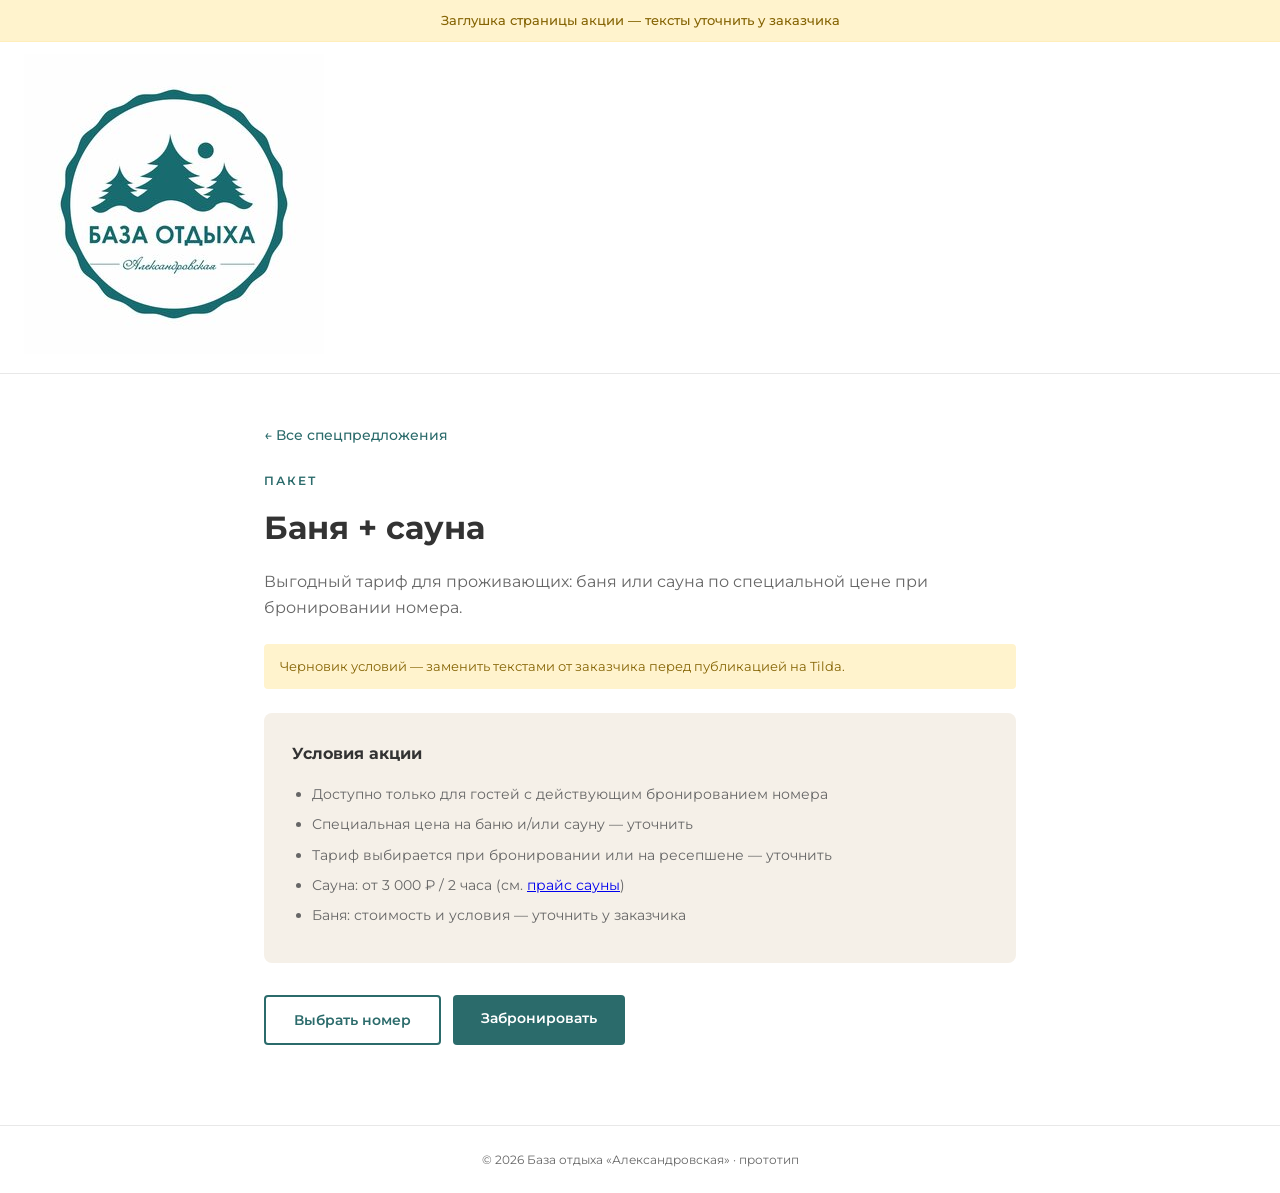
<file: promo-banya-sauna.html>
<!DOCTYPE html>
<html lang="ru">
<head>
  <meta charset="UTF-8">
  <meta name="viewport" content="width=device-width, initial-scale=1.0">
  <title>Баня + сауна — Александровская</title>
  <link href="https://fonts.googleapis.com/css2?family=Montserrat:wght@400;500;600;700&display=swap" rel="stylesheet">
  <link rel="stylesheet" href="promo-page.css">
</head>
<body>
  <div class="prototype-banner">Заглушка страницы акции — тексты уточнить у заказчика</div>
  <header>
    <a href="index.html"><img src="assets/logo.png" alt="Александровская" class="logo"></a>
  </header>
  <main class="promo-page">
    <div class="container">
      <a href="index.html#promo" class="promo-page-back">← Все спецпредложения</a>
      <div class="section-label">Пакет</div>
      <h1>Баня + сауна</h1>
      <p class="lead">Выгодный тариф для проживающих: баня или сауна по специальной цене при бронировании номера.</p>
      <div class="promo-placeholder-note">Черновик условий — заменить текстами от заказчика перед публикацией на Tilda.</div>
      <div class="promo-conditions">
        <h2>Условия акции</h2>
        <ul>
          <li>Доступно только для гостей с действующим бронированием номера</li>
          <li>Специальная цена на баню и/или сауну — уточнить</li>
          <li>Тариф выбирается при бронировании или на ресепшене — уточнить</li>
          <li>Сауна: от 3 000 ₽ / 2 часа (см. <a href="index.html#services">прайс сауны</a>)</li>
          <li>Баня: стоимость и условия — уточнить у заказчика</li>
        </ul>
      </div>
      <div class="promo-actions">
        <a href="index.html#rooms" class="btn btn-outline">Выбрать номер</a>
        <a href="index.html#booking" class="btn">Забронировать</a>
      </div>
    </div>
  </main>
  <footer>© 2026 База отдыха «Александровская» · прототип</footer>
</body>
</html>
</file>
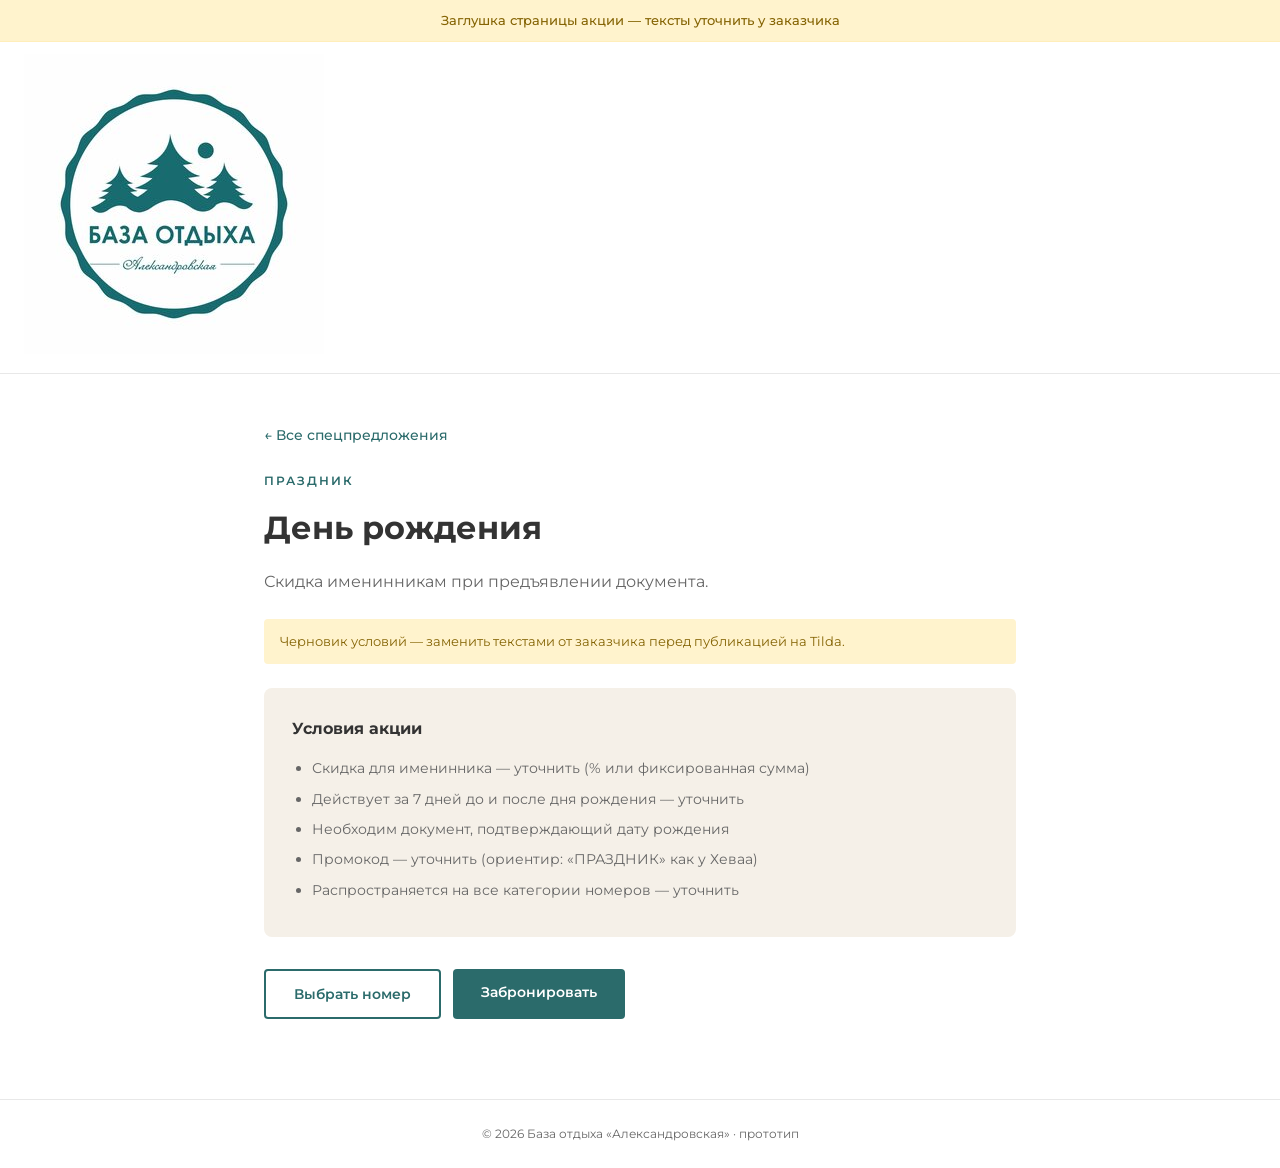
<file: promo-birthday.html>
<!DOCTYPE html>
<html lang="ru">
<head>
  <meta charset="UTF-8">
  <meta name="viewport" content="width=device-width, initial-scale=1.0">
  <title>День рождения — Александровская</title>
  <link href="https://fonts.googleapis.com/css2?family=Montserrat:wght@400;500;600;700&display=swap" rel="stylesheet">
  <link rel="stylesheet" href="promo-page.css">
</head>
<body>
  <div class="prototype-banner">Заглушка страницы акции — тексты уточнить у заказчика</div>
  <header>
    <a href="index.html"><img src="assets/logo.png" alt="Александровская" class="logo"></a>
  </header>
  <main class="promo-page">
    <div class="container">
      <a href="index.html#promo" class="promo-page-back">← Все спецпредложения</a>
      <div class="section-label">Праздник</div>
      <h1>День рождения</h1>
      <p class="lead">Скидка именинникам при предъявлении документа.</p>
      <div class="promo-placeholder-note">Черновик условий — заменить текстами от заказчика перед публикацией на Tilda.</div>
      <div class="promo-conditions">
        <h2>Условия акции</h2>
        <ul>
          <li>Скидка для именинника — уточнить (% или фиксированная сумма)</li>
          <li>Действует за 7 дней до и после дня рождения — уточнить</li>
          <li>Необходим документ, подтверждающий дату рождения</li>
          <li>Промокод — уточнить (ориентир: «ПРАЗДНИК» как у Хеваа)</li>
          <li>Распространяется на все категории номеров — уточнить</li>
        </ul>
      </div>
      <div class="promo-actions">
        <a href="index.html#rooms" class="btn btn-outline">Выбрать номер</a>
        <a href="index.html#booking" class="btn">Забронировать</a>
      </div>
    </div>
  </main>
  <footer>© 2026 База отдыха «Александровская» · прототип</footer>
</body>
</html>
</file>
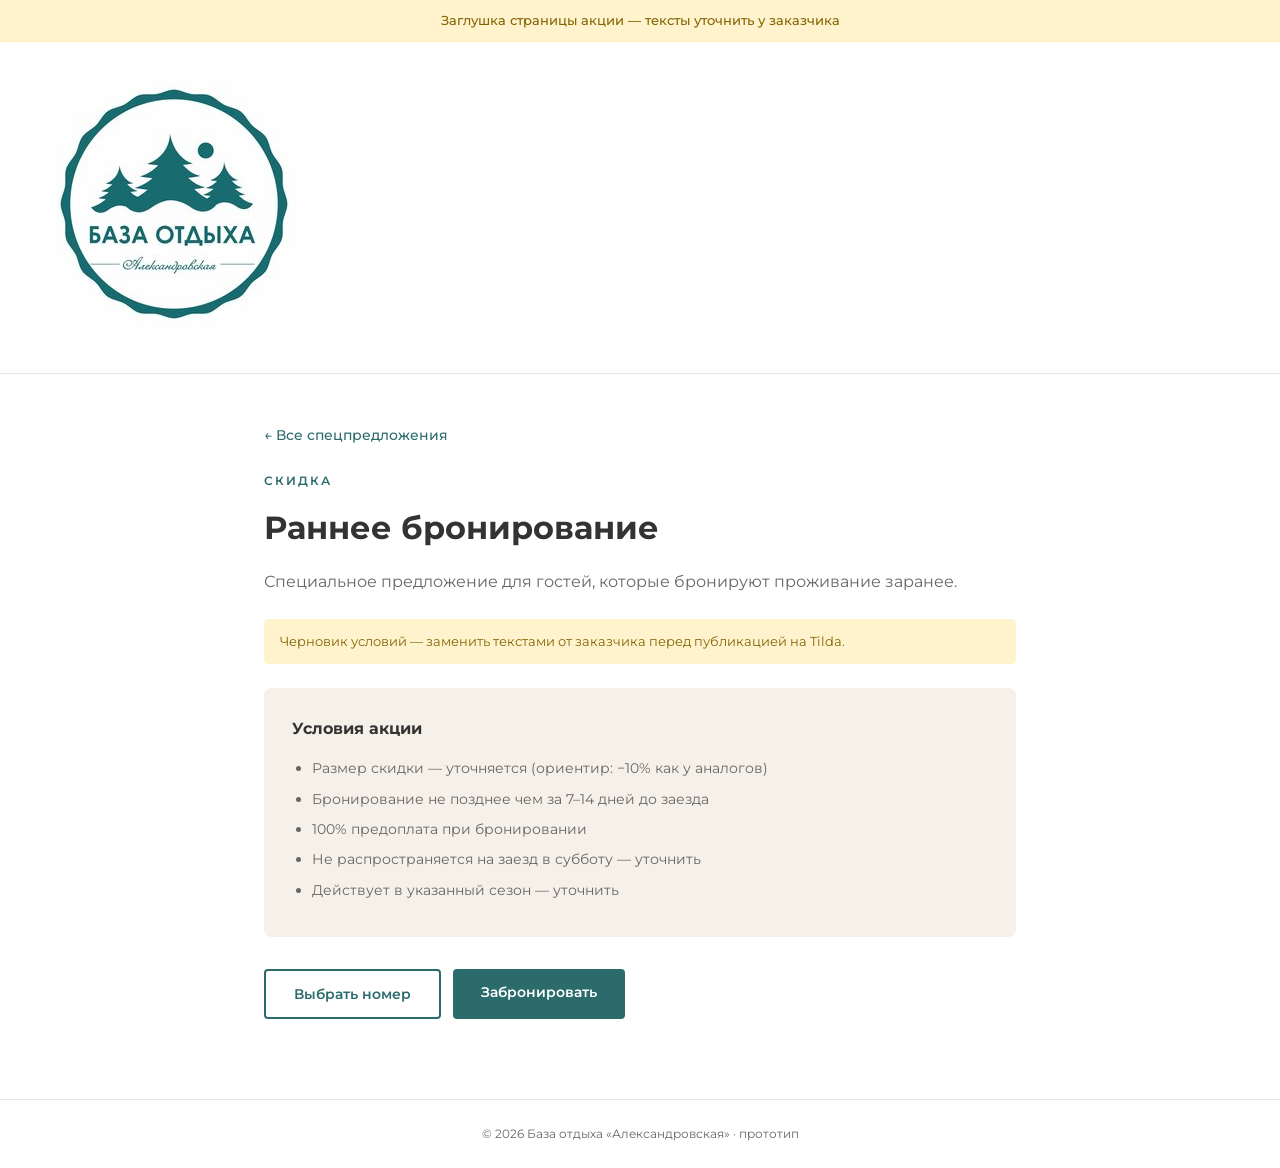
<file: promo-rannee.html>
<!DOCTYPE html>
<html lang="ru">
<head>
  <meta charset="UTF-8">
  <meta name="viewport" content="width=device-width, initial-scale=1.0">
  <title>Раннее бронирование — Александровская</title>
  <link href="https://fonts.googleapis.com/css2?family=Montserrat:wght@400;500;600;700&display=swap" rel="stylesheet">
  <link rel="stylesheet" href="promo-page.css">
</head>
<body>
  <div class="prototype-banner">Заглушка страницы акции — тексты уточнить у заказчика</div>
  <header>
    <a href="index.html"><img src="assets/logo.png" alt="Александровская" class="logo"></a>
  </header>
  <main class="promo-page">
    <div class="container">
      <a href="index.html#promo" class="promo-page-back">← Все спецпредложения</a>
      <div class="section-label">Скидка</div>
      <h1>Раннее бронирование</h1>
      <p class="lead">Специальное предложение для гостей, которые бронируют проживание заранее.</p>
      <div class="promo-placeholder-note">Черновик условий — заменить текстами от заказчика перед публикацией на Tilda.</div>
      <div class="promo-conditions">
        <h2>Условия акции</h2>
        <ul>
          <li>Размер скидки — уточняется (ориентир: −10% как у аналогов)</li>
          <li>Бронирование не позднее чем за 7–14 дней до заезда</li>
          <li>100% предоплата при бронировании</li>
          <li>Не распространяется на заезд в субботу — уточнить</li>
          <li>Действует в указанный сезон — уточнить</li>
        </ul>
      </div>
      <div class="promo-actions">
        <a href="index.html#rooms" class="btn btn-outline">Выбрать номер</a>
        <a href="index.html#booking" class="btn">Забронировать</a>
      </div>
    </div>
  </main>
  <footer>© 2026 База отдыха «Александровская» · прототип</footer>
</body>
</html>
</file>
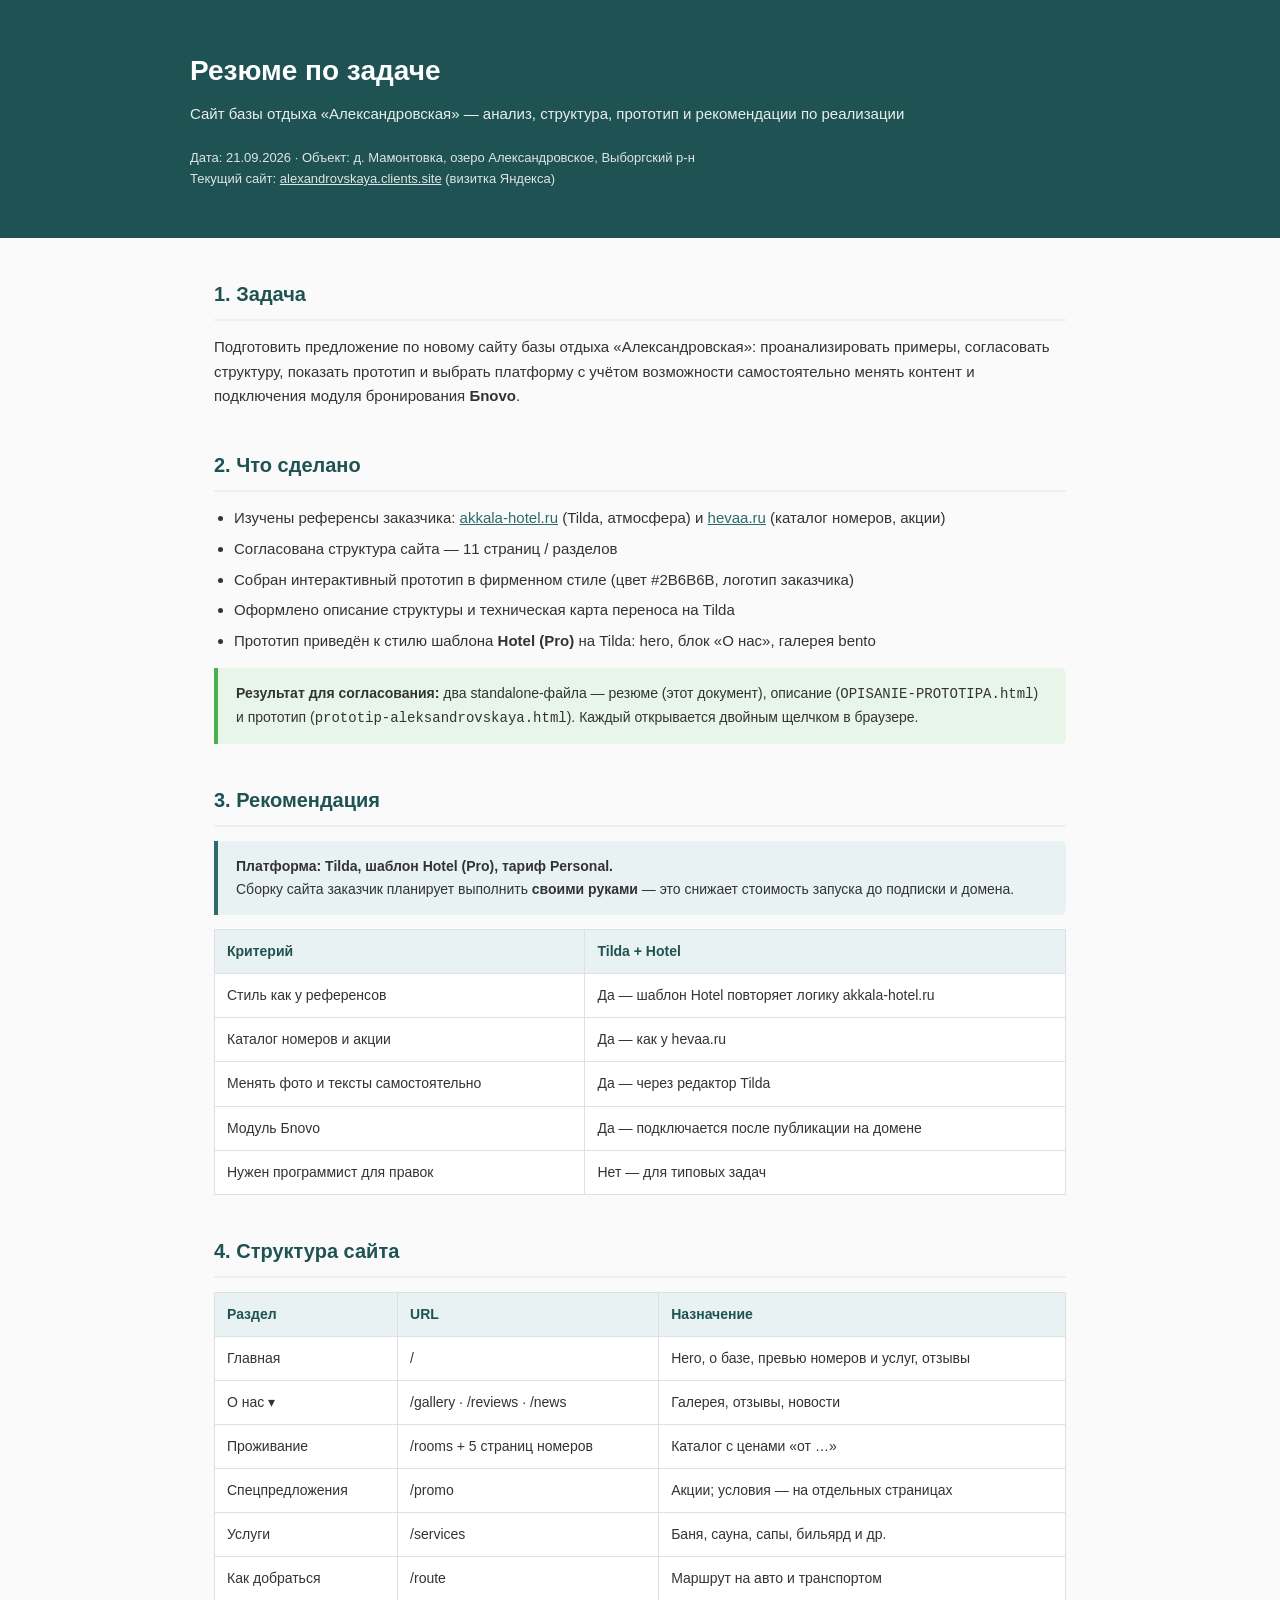
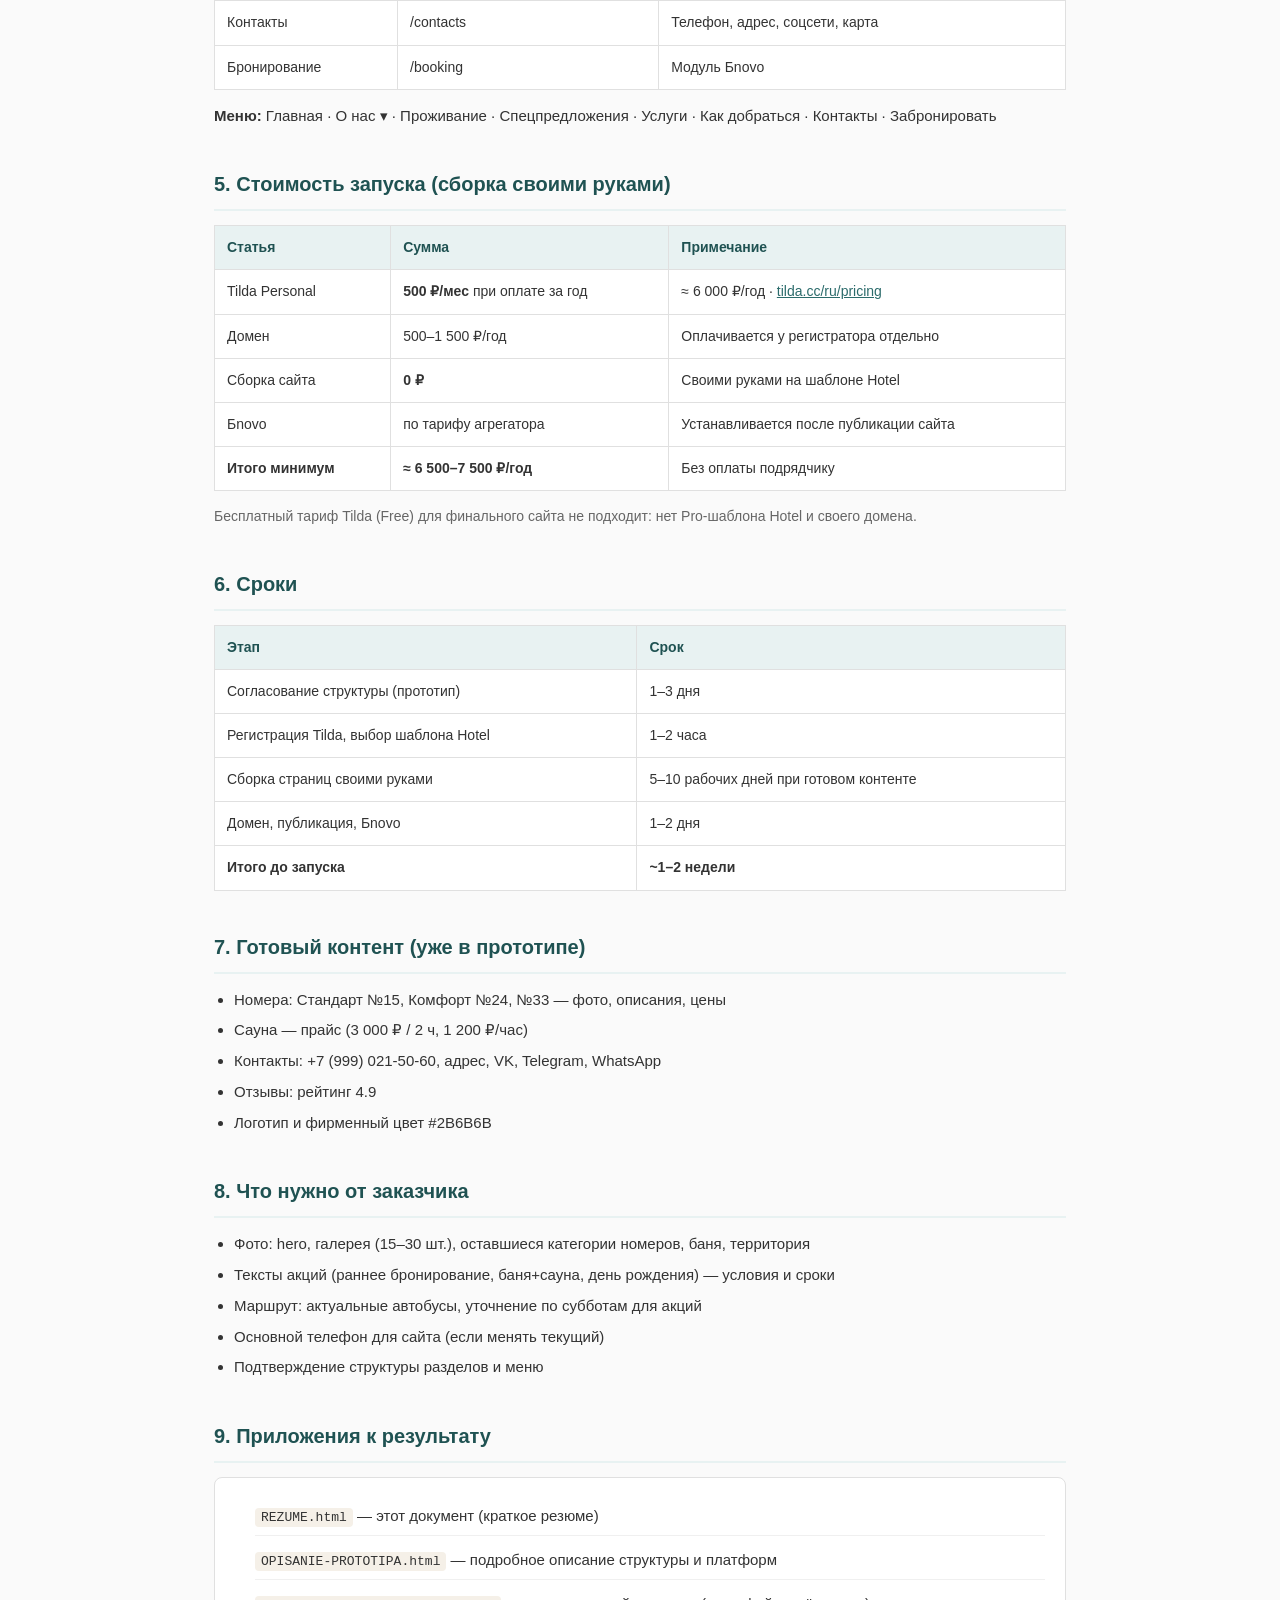
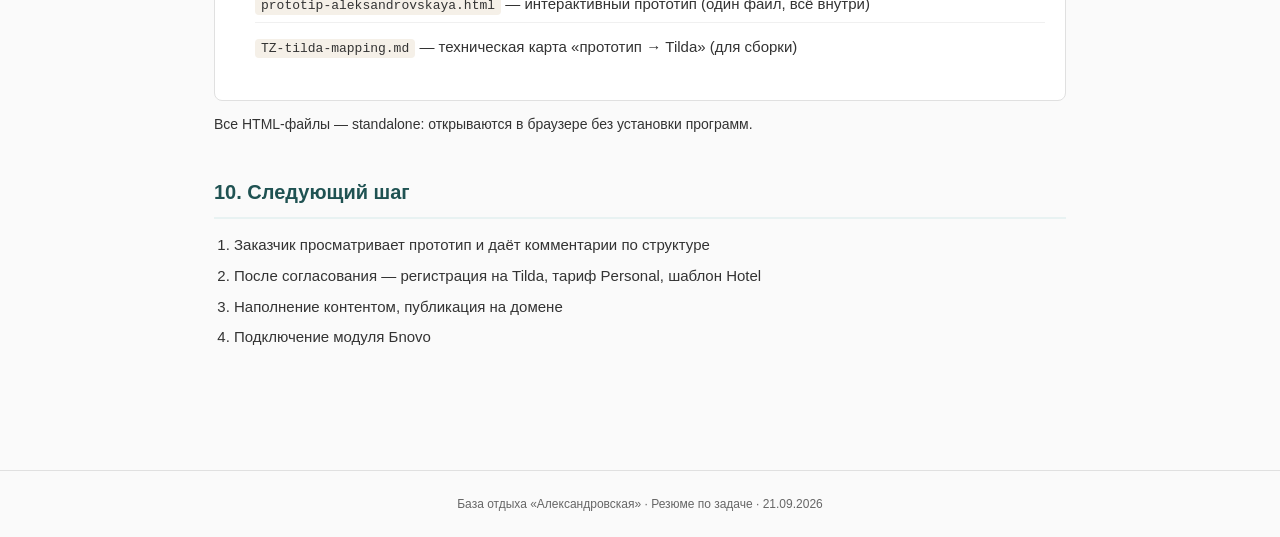
<file: REZUME.html>
<!DOCTYPE html>
<html lang="ru">
<head>
  <meta charset="UTF-8">
  <meta name="viewport" content="width=device-width, initial-scale=1.0">
  <title>Резюме — сайт базы отдыха «Александровская»</title>
  <style>
    :root {
      --brand: #2b6b6b;
      --brand-dark: #1f5252;
      --brand-light: #e8f2f2;
      --cream: #f5f0e8;
      --text: #333;
      --muted: #666;
      --border: #e0e0e0;
    }
    * { box-sizing: border-box; margin: 0; padding: 0; }
    body {
      font-family: -apple-system, BlinkMacSystemFont, 'Segoe UI', Roboto, Arial, sans-serif;
      color: var(--text);
      line-height: 1.65;
      background: #fafafa;
    }
    .doc-header {
      background: var(--brand-dark);
      color: #fff;
      padding: 48px 24px;
    }
    .doc-header-inner { max-width: 900px; margin: 0 auto; }
    .doc-header h1 { font-size: 28px; margin-bottom: 8px; color: #fff; }
    .doc-header p { color: #fff; opacity: 0.9; max-width: 760px; }
    .doc-header .meta { color: #fff; margin-top: 20px; font-size: 13px; opacity: 0.85; }
    .container { max-width: 900px; margin: 0 auto; padding: 40px 24px 80px; }
    section { margin-bottom: 40px; }
    h2 {
      font-size: 20px;
      color: var(--brand-dark);
      margin-bottom: 14px;
      padding-bottom: 8px;
      border-bottom: 2px solid var(--brand-light);
    }
    p, li { font-size: 15px; }
    p { margin-bottom: 12px; }
    ul, ol { margin: 0 0 14px 20px; }
    li { margin-bottom: 6px; }
    table {
      width: 100%;
      border-collapse: collapse;
      margin: 14px 0;
      font-size: 14px;
      background: #fff;
    }
    th, td {
      border: 1px solid var(--border);
      padding: 10px 12px;
      text-align: left;
      vertical-align: top;
    }
    th { background: var(--brand-light); color: var(--brand-dark); font-weight: 600; }
    .info {
      background: var(--brand-light);
      border-left: 4px solid var(--brand);
      padding: 14px 18px;
      margin: 14px 0;
      font-size: 14px;
      border-radius: 0 6px 6px 0;
    }
    .success {
      background: #e8f5e9;
      border-left: 4px solid #4caf50;
      padding: 14px 18px;
      margin: 14px 0;
      font-size: 14px;
      border-radius: 0 6px 6px 0;
    }
    .files-box {
      background: #fff;
      border: 1px solid var(--border);
      border-radius: 8px;
      padding: 20px;
    }
    .files-box li { list-style: none; margin-left: 0; padding: 6px 0; border-bottom: 1px solid #f0f0f0; }
    .files-box li:last-child { border-bottom: none; }
    .files-box code { background: var(--cream); padding: 2px 6px; border-radius: 4px; font-size: 13px; }
    a { color: var(--brand); }
    footer {
      text-align: center;
      padding: 24px;
      font-size: 12px;
      color: var(--muted);
      border-top: 1px solid var(--border);
    }
    @media print {
      body { background: #fff; }
      .doc-header { -webkit-print-color-adjust: exact; print-color-adjust: exact; }
    }
  </style>
</head>
<body>

  <header class="doc-header">
    <div class="doc-header-inner">
      <h1>Резюме по задаче</h1>
      <p>Сайт базы отдыха «Александровская» — анализ, структура, прототип и рекомендации по реализации</p>
      <div class="meta">
        Дата: 21.09.2026 · Объект: д. Мамонтовка, озеро Александровское, Выборгский р-н<br>
        Текущий сайт: <a href="https://alexandrovskaya.clients.site/" style="color:#fff">alexandrovskaya.clients.site</a> (визитка Яндекса)
      </div>
    </div>
  </header>

  <main class="container">

    <section>
      <h2>1. Задача</h2>
      <p>Подготовить предложение по новому сайту базы отдыха «Александровская»: проанализировать примеры, согласовать структуру, показать прототип и выбрать платформу с учётом возможности самостоятельно менять контент и подключения модуля бронирования <strong>Бnovo</strong>.</p>
    </section>

    <section>
      <h2>2. Что сделано</h2>
      <ul>
        <li>Изучены референсы заказчика: <a href="https://akkala-hotel.ru/">akkala-hotel.ru</a> (Tilda, атмосфера) и <a href="https://hevaa.ru/">hevaa.ru</a> (каталог номеров, акции)</li>
        <li>Согласована структура сайта — 11 страниц / разделов</li>
        <li>Собран интерактивный прототип в фирменном стиле (цвет #2B6B6B, логотип заказчика)</li>
        <li>Оформлено описание структуры и техническая карта переноса на Tilda</li>
        <li>Прототип приведён к стилю шаблона <strong>Hotel (Pro)</strong> на Tilda: hero, блок «О нас», галерея bento</li>
      </ul>
      <div class="success">
        <strong>Результат для согласования:</strong> два standalone-файла — резюме (этот документ), описание (<code>OPISANIE-PROTOTIPA.html</code>) и прототип (<code>prototip-aleksandrovskaya.html</code>). Каждый открывается двойным щелчком в браузере.
      </div>
    </section>

    <section>
      <h2>3. Рекомендация</h2>
      <div class="info">
        <strong>Платформа: Tilda, шаблон Hotel (Pro), тариф Personal.</strong><br>
        Сборку сайта заказчик планирует выполнить <strong>своими руками</strong> — это снижает стоимость запуска до подписки и домена.
      </div>
      <table>
        <tr><th>Критерий</th><th>Tilda + Hotel</th></tr>
        <tr><td>Стиль как у референсов</td><td>Да — шаблон Hotel повторяет логику akkala-hotel.ru</td></tr>
        <tr><td>Каталог номеров и акции</td><td>Да — как у hevaa.ru</td></tr>
        <tr><td>Менять фото и тексты самостоятельно</td><td>Да — через редактор Tilda</td></tr>
        <tr><td>Модуль Бnovo</td><td>Да — подключается после публикации на домене</td></tr>
        <tr><td>Нужен программист для правок</td><td>Нет — для типовых задач</td></tr>
      </table>
    </section>

    <section>
      <h2>4. Структура сайта</h2>
      <table>
        <tr><th>Раздел</th><th>URL</th><th>Назначение</th></tr>
        <tr><td>Главная</td><td>/</td><td>Hero, о базе, превью номеров и услуг, отзывы</td></tr>
        <tr><td>О нас ▾</td><td>/gallery · /reviews · /news</td><td>Галерея, отзывы, новости</td></tr>
        <tr><td>Проживание</td><td>/rooms + 5 страниц номеров</td><td>Каталог с ценами «от …»</td></tr>
        <tr><td>Спецпредложения</td><td>/promo</td><td>Акции; условия — на отдельных страницах</td></tr>
        <tr><td>Услуги</td><td>/services</td><td>Баня, сауна, сапы, бильярд и др.</td></tr>
        <tr><td>Как добраться</td><td>/route</td><td>Маршрут на авто и транспортом</td></tr>
        <tr><td>Контакты</td><td>/contacts</td><td>Телефон, адрес, соцсети, карта</td></tr>
        <tr><td>Бронирование</td><td>/booking</td><td>Модуль Бnovo</td></tr>
      </table>
      <p><strong>Меню:</strong> Главная · О нас ▾ · Проживание · Спецпредложения · Услуги · Как добраться · Контакты · Забронировать</p>
    </section>

    <section>
      <h2>5. Стоимость запуска (сборка своими руками)</h2>
      <table>
        <tr><th>Статья</th><th>Сумма</th><th>Примечание</th></tr>
        <tr>
          <td>Tilda Personal</td>
          <td><strong>500 ₽/мес</strong> при оплате за год</td>
          <td>≈ 6 000 ₽/год · <a href="https://tilda.cc/ru/pricing/">tilda.cc/ru/pricing</a></td>
        </tr>
        <tr>
          <td>Домен</td>
          <td>500–1 500 ₽/год</td>
          <td>Оплачивается у регистратора отдельно</td>
        </tr>
        <tr>
          <td>Сборка сайта</td>
          <td><strong>0 ₽</strong></td>
          <td>Своими руками на шаблоне Hotel</td>
        </tr>
        <tr>
          <td>Бnovo</td>
          <td>по тарифу агрегатора</td>
          <td>Устанавливается после публикации сайта</td>
        </tr>
        <tr>
          <td><strong>Итого минимум</strong></td>
          <td><strong>≈ 6 500–7 500 ₽/год</strong></td>
          <td>Без оплаты подрядчику</td>
        </tr>
      </table>
      <p style="font-size:14px;color:var(--muted)">Бесплатный тариф Tilda (Free) для финального сайта не подходит: нет Pro-шаблона Hotel и своего домена.</p>
    </section>

    <section>
      <h2>6. Сроки</h2>
      <table>
        <tr><th>Этап</th><th>Срок</th></tr>
        <tr><td>Согласование структуры (прототип)</td><td>1–3 дня</td></tr>
        <tr><td>Регистрация Tilda, выбор шаблона Hotel</td><td>1–2 часа</td></tr>
        <tr><td>Сборка страниц своими руками</td><td>5–10 рабочих дней при готовом контенте</td></tr>
        <tr><td>Домен, публикация, Бnovo</td><td>1–2 дня</td></tr>
        <tr><td><strong>Итого до запуска</strong></td><td><strong>~1–2 недели</strong></td></tr>
      </table>
    </section>

    <section>
      <h2>7. Готовый контент (уже в прототипе)</h2>
      <ul>
        <li>Номера: Стандарт №15, Комфорт №24, №33 — фото, описания, цены</li>
        <li>Сауна — прайс (3 000 ₽ / 2 ч, 1 200 ₽/час)</li>
        <li>Контакты: +7 (999) 021-50-60, адрес, VK, Telegram, WhatsApp</li>
        <li>Отзывы: рейтинг 4.9</li>
        <li>Логотип и фирменный цвет #2B6B6B</li>
      </ul>
    </section>

    <section>
      <h2>8. Что нужно от заказчика</h2>
      <ul>
        <li>Фото: hero, галерея (15–30 шт.), оставшиеся категории номеров, баня, территория</li>
        <li>Тексты акций (раннее бронирование, баня+сауна, день рождения) — условия и сроки</li>
        <li>Маршрут: актуальные автобусы, уточнение по субботам для акций</li>
        <li>Основной телефон для сайта (если менять текущий)</li>
        <li>Подтверждение структуры разделов и меню</li>
      </ul>
    </section>

    <section>
      <h2>9. Приложения к результату</h2>
      <div class="files-box">
        <ul>
          <li><code>REZUME.html</code> — этот документ (краткое резюме)</li>
          <li><code>OPISANIE-PROTOTIPA.html</code> — подробное описание структуры и платформ</li>
          <li><code>prototip-aleksandrovskaya.html</code> — интерактивный прототип (один файл, всё внутри)</li>
          <li><code>TZ-tilda-mapping.md</code> — техническая карта «прототип → Tilda» (для сборки)</li>
        </ul>
      </div>
      <p style="font-size:14px;margin-top:12px">Все HTML-файлы — standalone: открываются в браузере без установки программ.</p>
    </section>

    <section>
      <h2>10. Следующий шаг</h2>
      <ol>
        <li>Заказчик просматривает прототип и даёт комментарии по структуре</li>
        <li>После согласования — регистрация на Tilda, тариф Personal, шаблон Hotel</li>
        <li>Наполнение контентом, публикация на домене</li>
        <li>Подключение модуля Бnovo</li>
      </ol>
    </section>

  </main>

  <footer>
    База отдыха «Александровская» · Резюме по задаче · 21.09.2026
  </footer>

</body>
</html>
</file>
<file: promo-page.css>
:root {
  --brand: #2b6b6b;
  --brand-dark: #1f5252;
  --brand-light: #e8f2f2;
  --cream: #f5f0e8;
  --text: #333333;
  --text-muted: #666666;
  --white: #ffffff;
  --max-width: 800px;
}

* { box-sizing: border-box; margin: 0; padding: 0; }

body {
  font-family: 'Montserrat', sans-serif;
  color: var(--text);
  line-height: 1.6;
  background: var(--white);
}

.prototype-banner {
  background: #fff3cd;
  color: #856404;
  text-align: center;
  padding: 10px 16px;
  font-size: 13px;
  font-weight: 500;
  border-bottom: 1px solid #ffeeba;
}

.container {
  max-width: var(--max-width);
  margin: 0 auto;
  padding: 0 24px;
}

header {
  border-bottom: 1px solid #e8e8e8;
  padding: 12px 24px;
}

header a { text-decoration: none; }

.logo img { height: 56px; }

.promo-page { padding: 48px 0 80px; }

.promo-page-back {
  display: inline-block;
  margin-bottom: 24px;
  color: var(--brand);
  text-decoration: none;
  font-size: 14px;
  font-weight: 500;
}

.promo-page-back:hover { text-decoration: underline; }

.section-label {
  font-size: 12px;
  text-transform: uppercase;
  letter-spacing: 2px;
  color: var(--brand);
  font-weight: 600;
  margin-bottom: 12px;
}

h1 {
  font-size: clamp(24px, 4vw, 32px);
  font-weight: 700;
  margin-bottom: 16px;
}

.lead {
  color: var(--text-muted);
  font-size: 16px;
  margin-bottom: 24px;
}

.promo-placeholder-note {
  background: #fff3cd;
  color: #856404;
  padding: 12px 16px;
  border-radius: 4px;
  font-size: 13px;
  margin-bottom: 24px;
}

.promo-conditions {
  background: var(--cream);
  border-radius: 8px;
  padding: 28px;
  margin: 24px 0 32px;
}

.promo-conditions h2 {
  font-size: 16px;
  margin-bottom: 16px;
}

.promo-conditions ul {
  margin-left: 20px;
  color: var(--text-muted);
  font-size: 14px;
}

.promo-conditions li { margin-bottom: 8px; }

.promo-actions {
  display: flex;
  flex-wrap: wrap;
  gap: 12px;
}

.btn {
  display: inline-block;
  background: var(--brand);
  color: var(--white);
  padding: 12px 28px;
  border-radius: 4px;
  text-decoration: none;
  font-weight: 600;
  font-size: 14px;
}

.btn:hover { background: var(--brand-dark); }

.btn-outline {
  background: transparent;
  color: var(--brand);
  border: 2px solid var(--brand);
}

.btn-outline:hover {
  background: var(--brand);
  color: var(--white);
}

footer {
  text-align: center;
  padding: 24px;
  font-size: 12px;
  color: var(--text-muted);
  border-top: 1px solid #e8e8e8;
}
</file>
